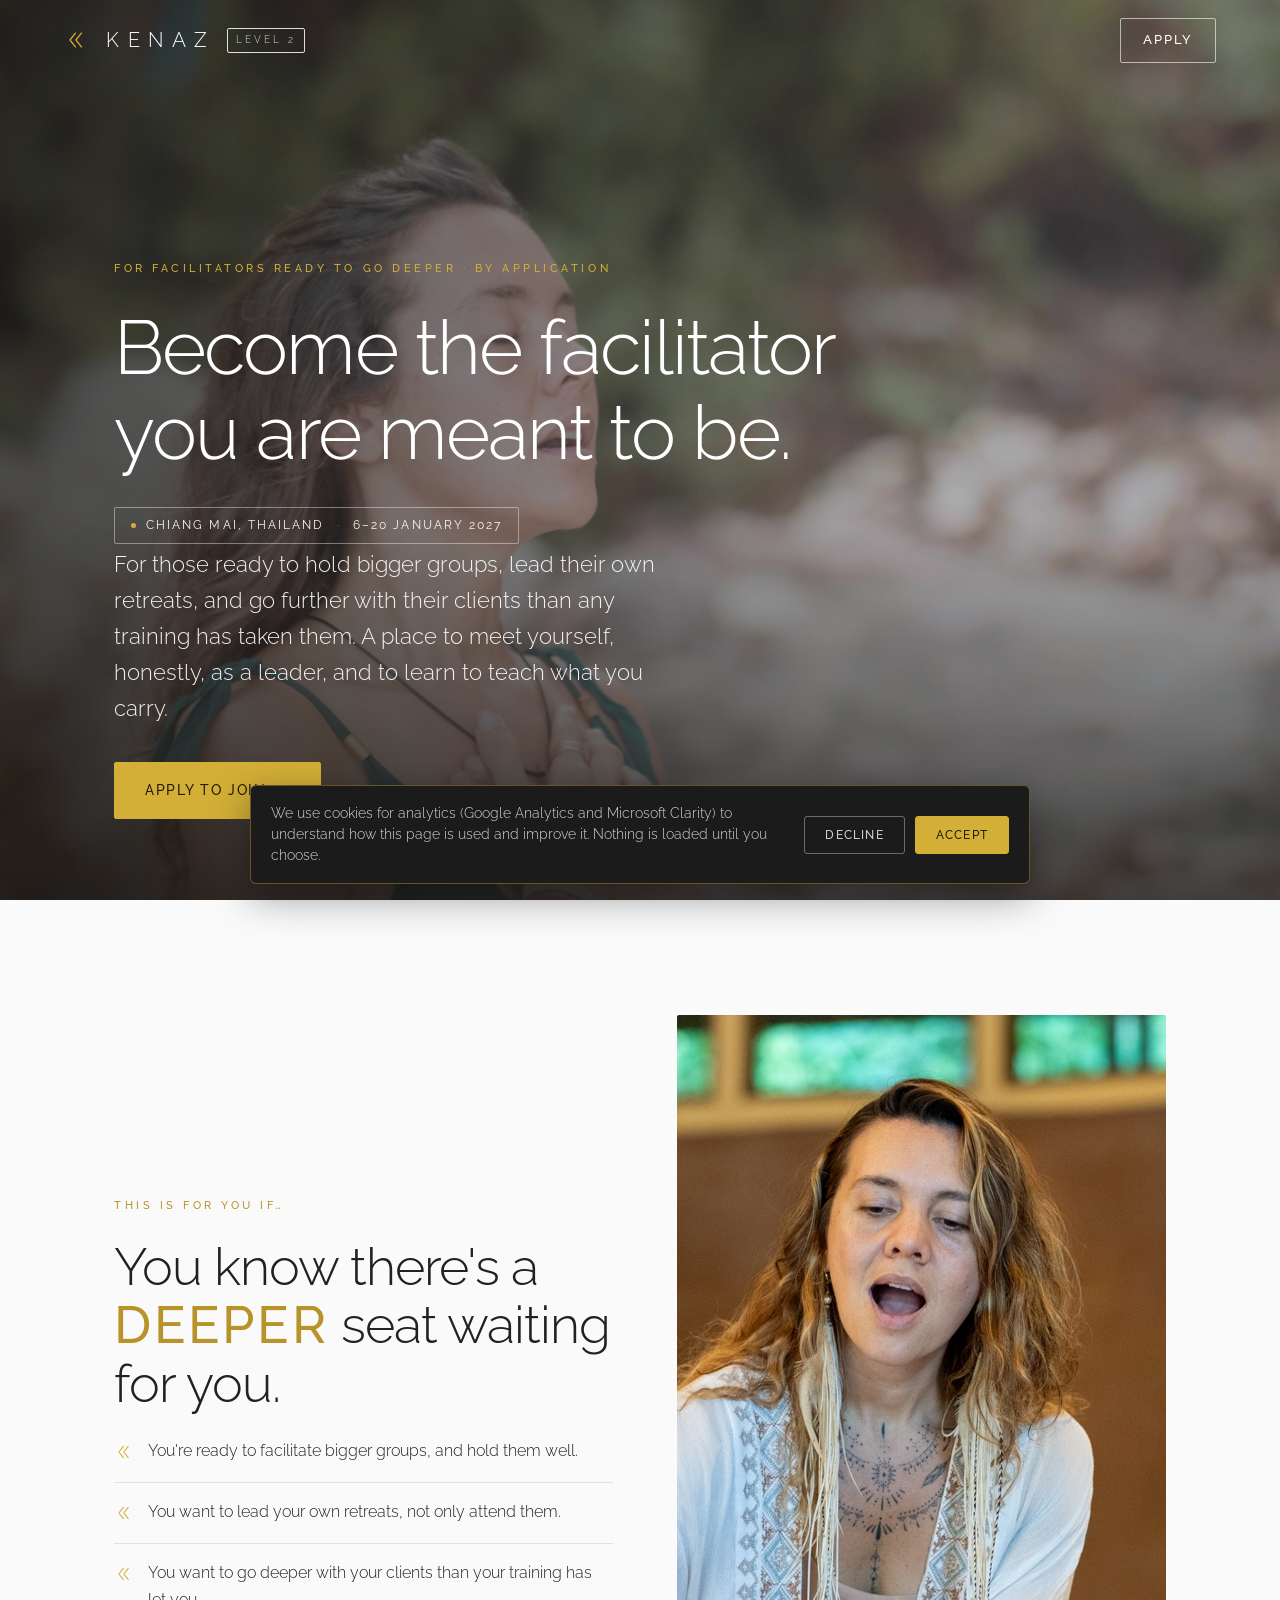
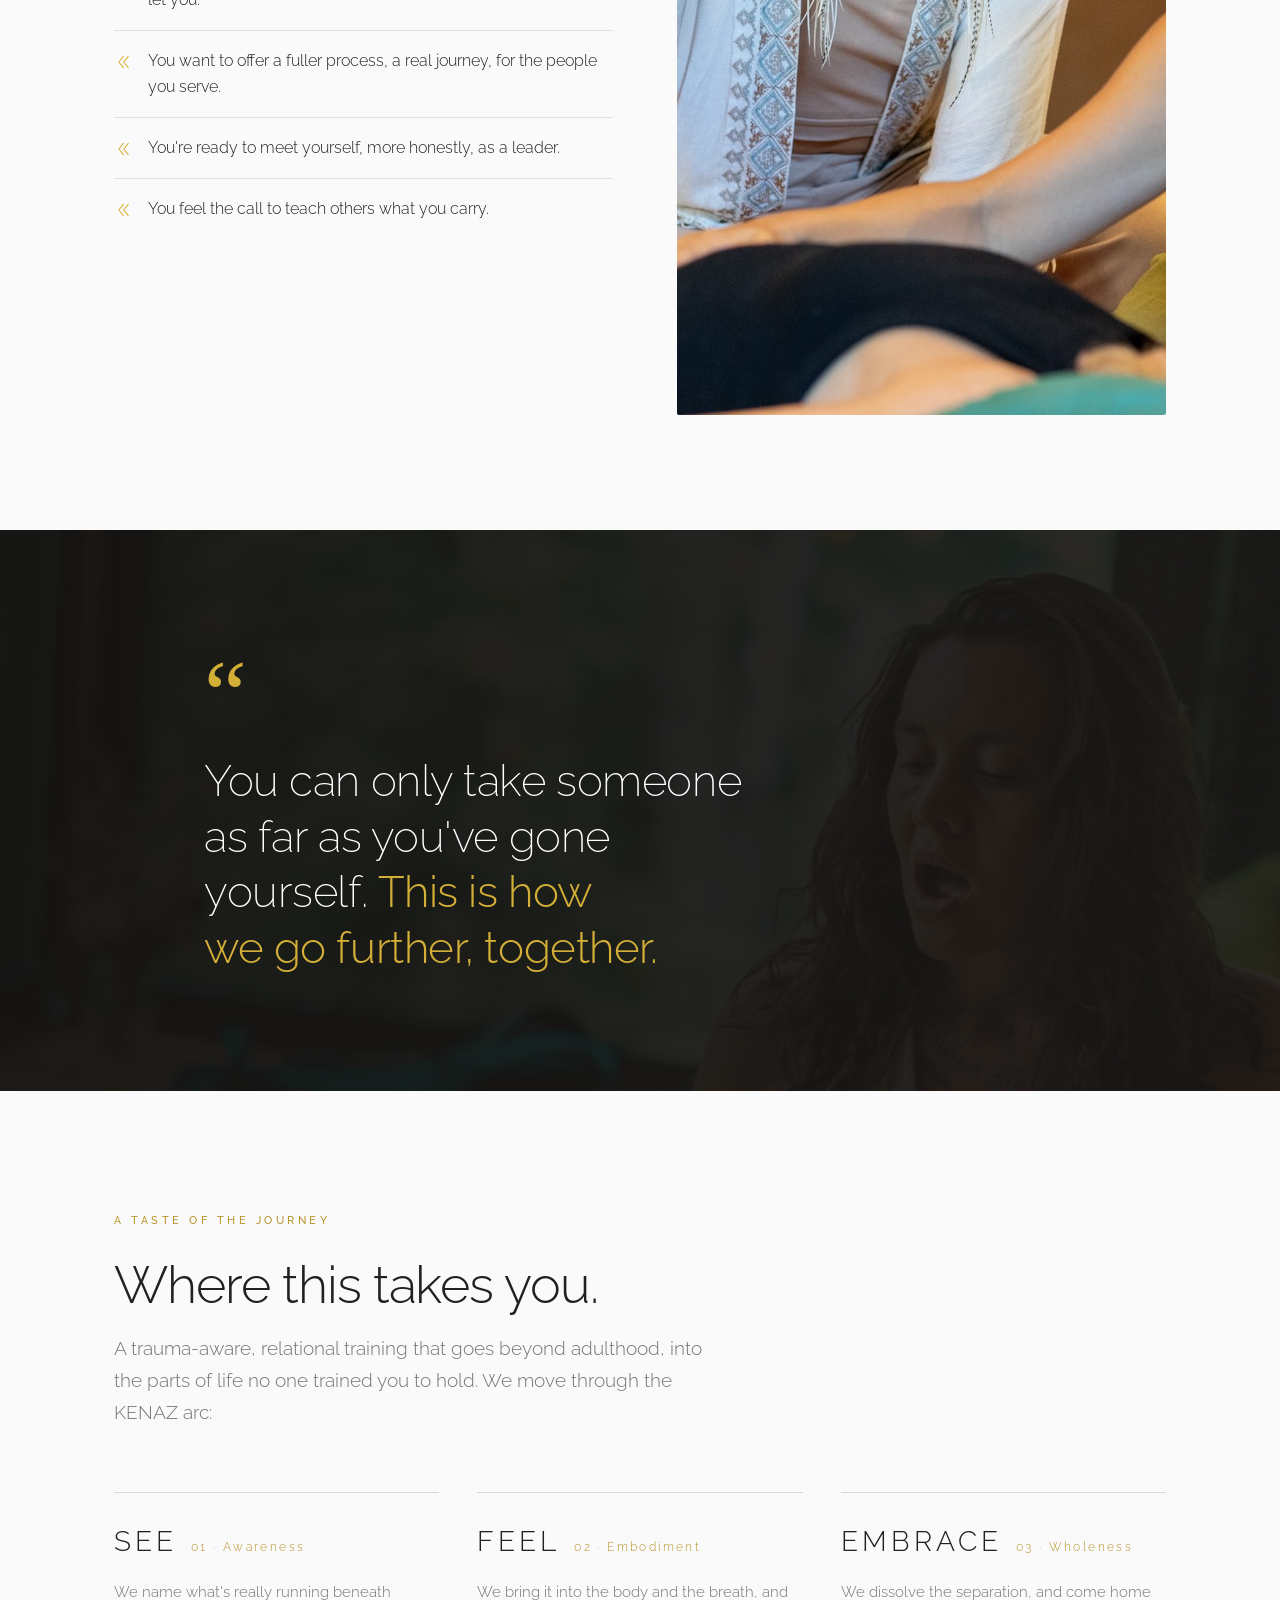
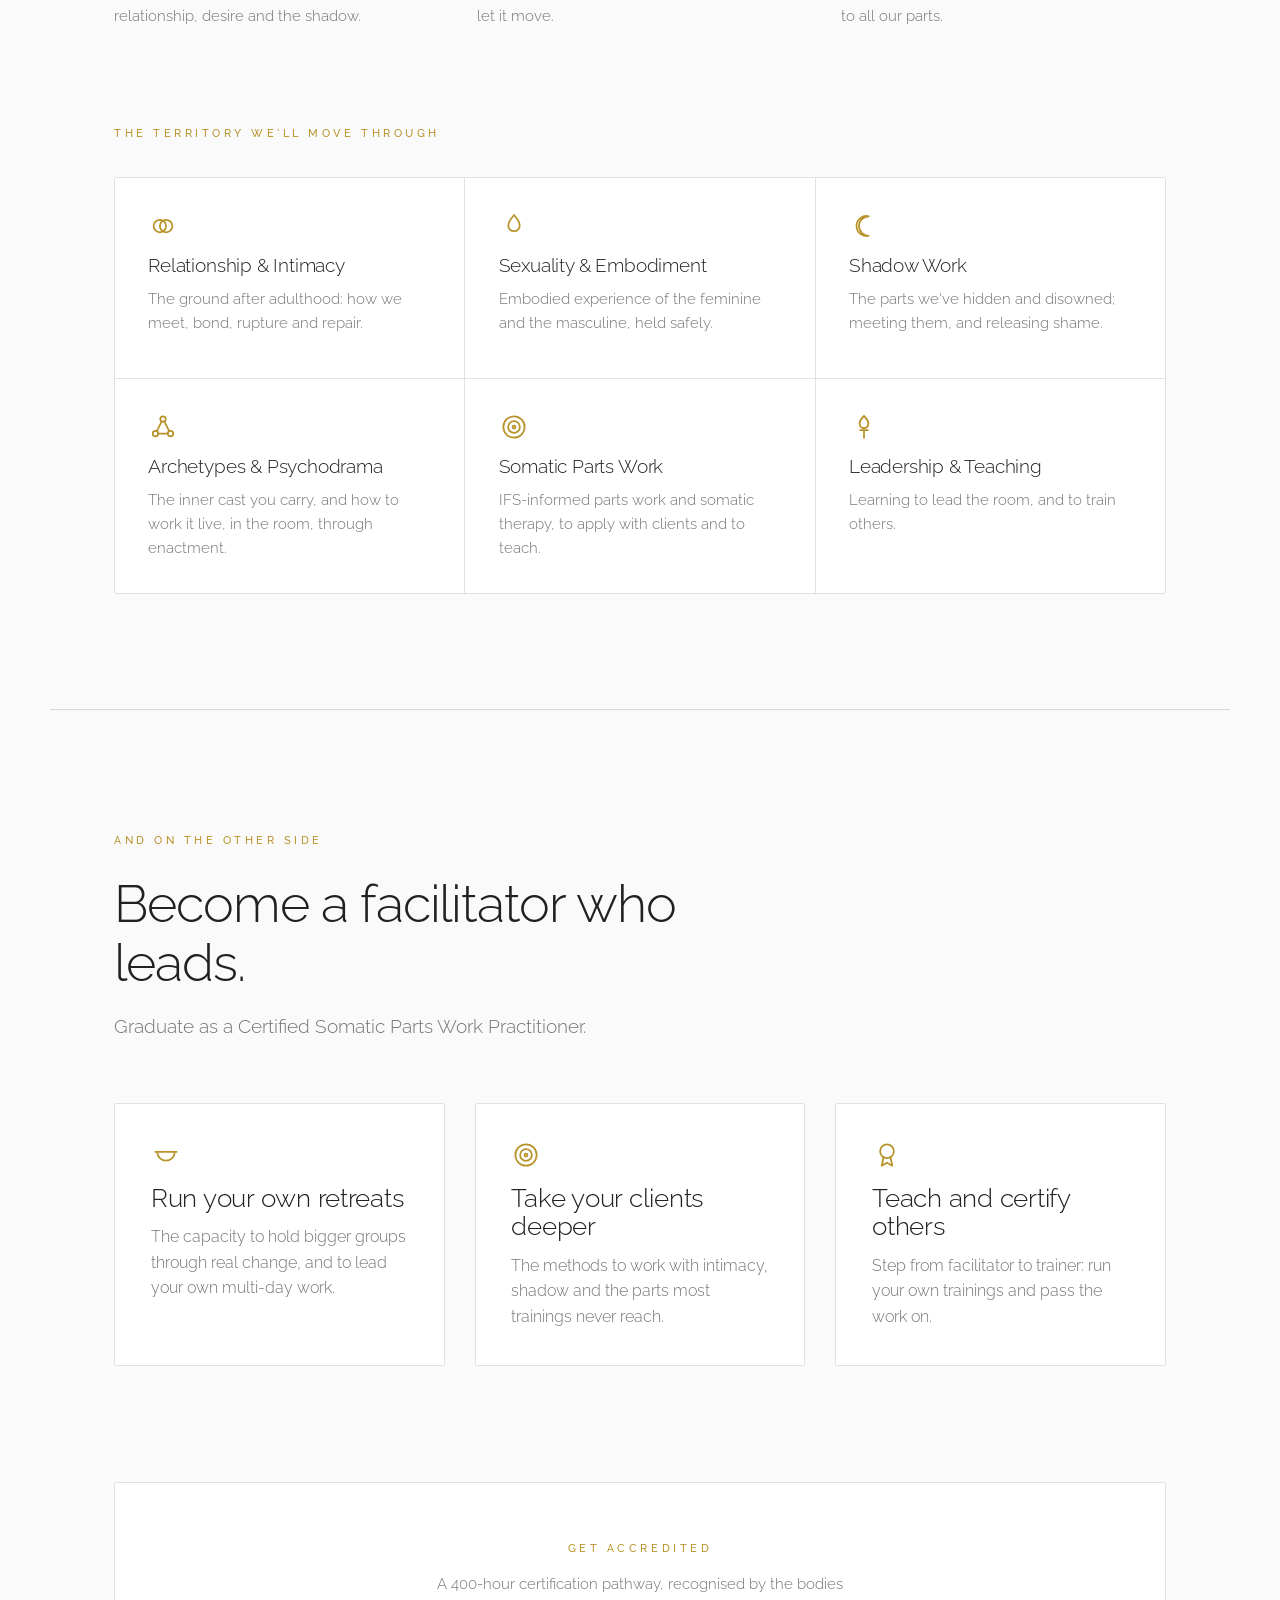
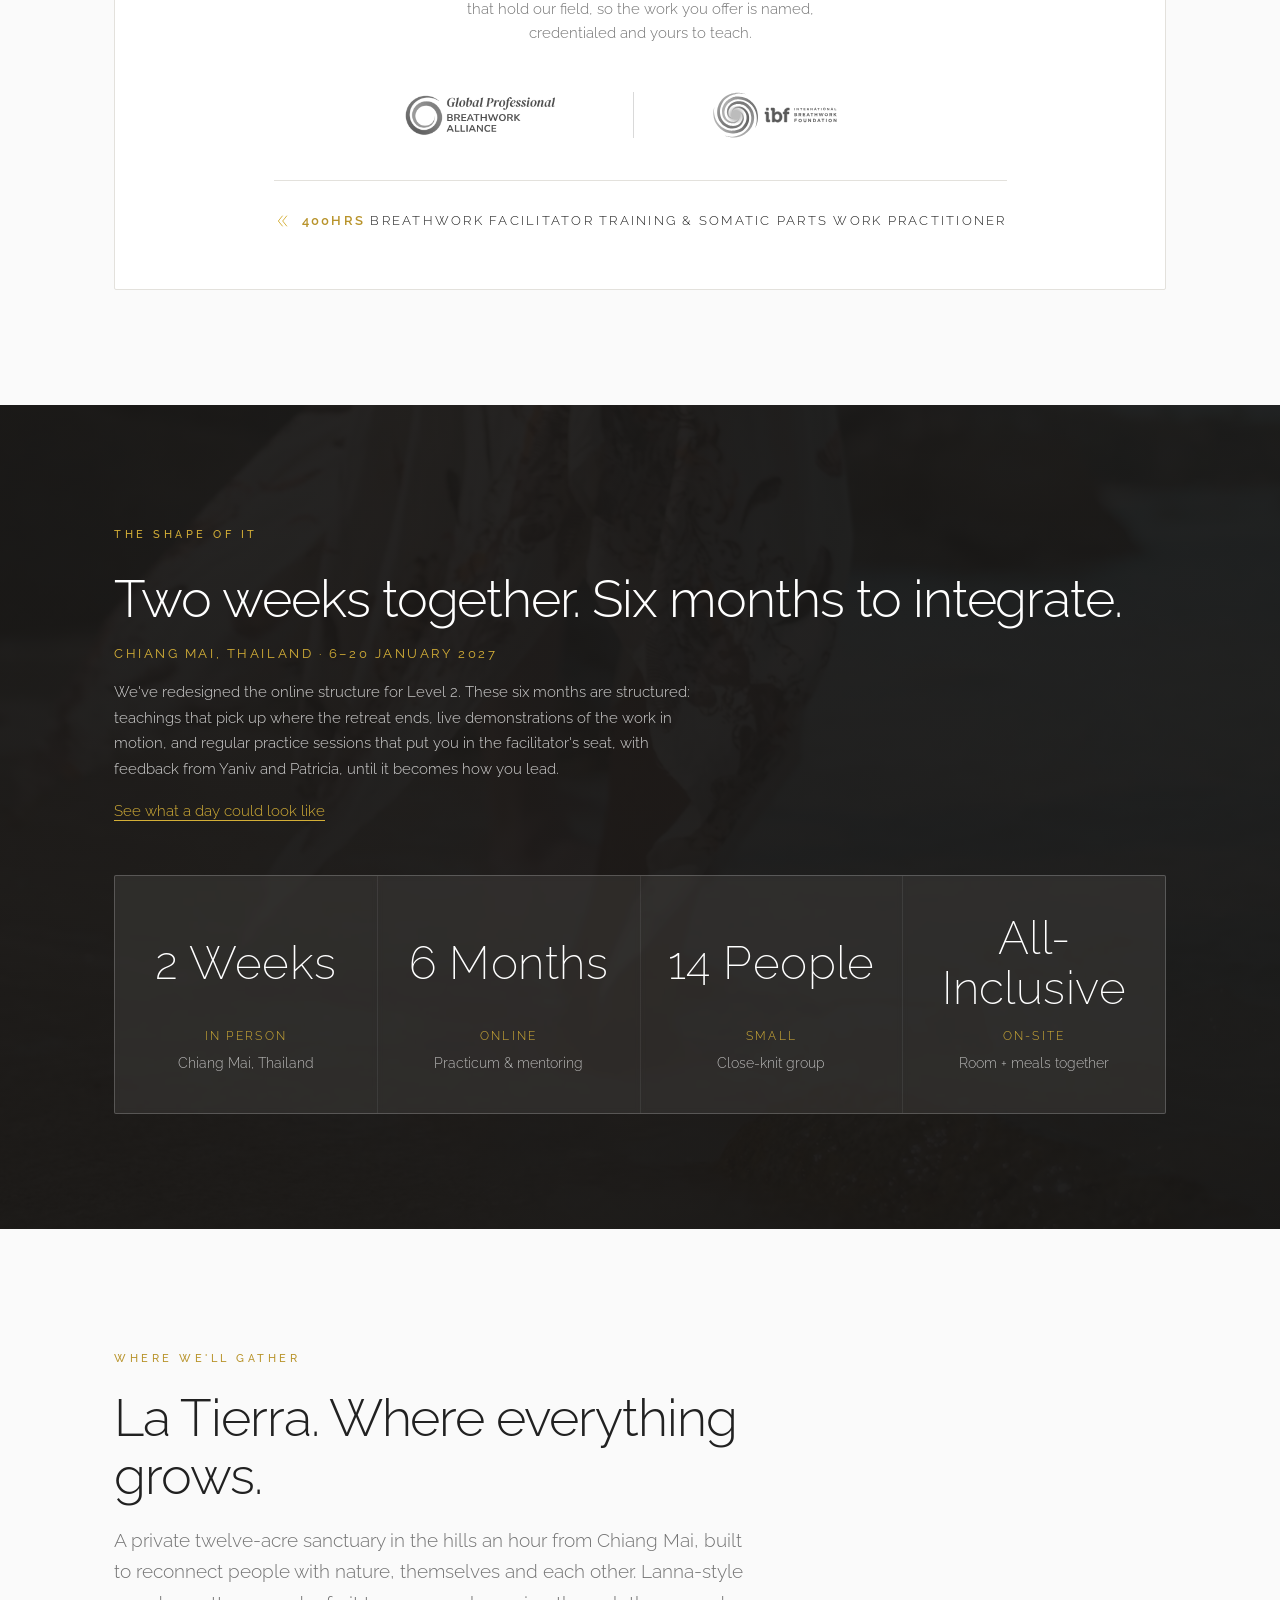
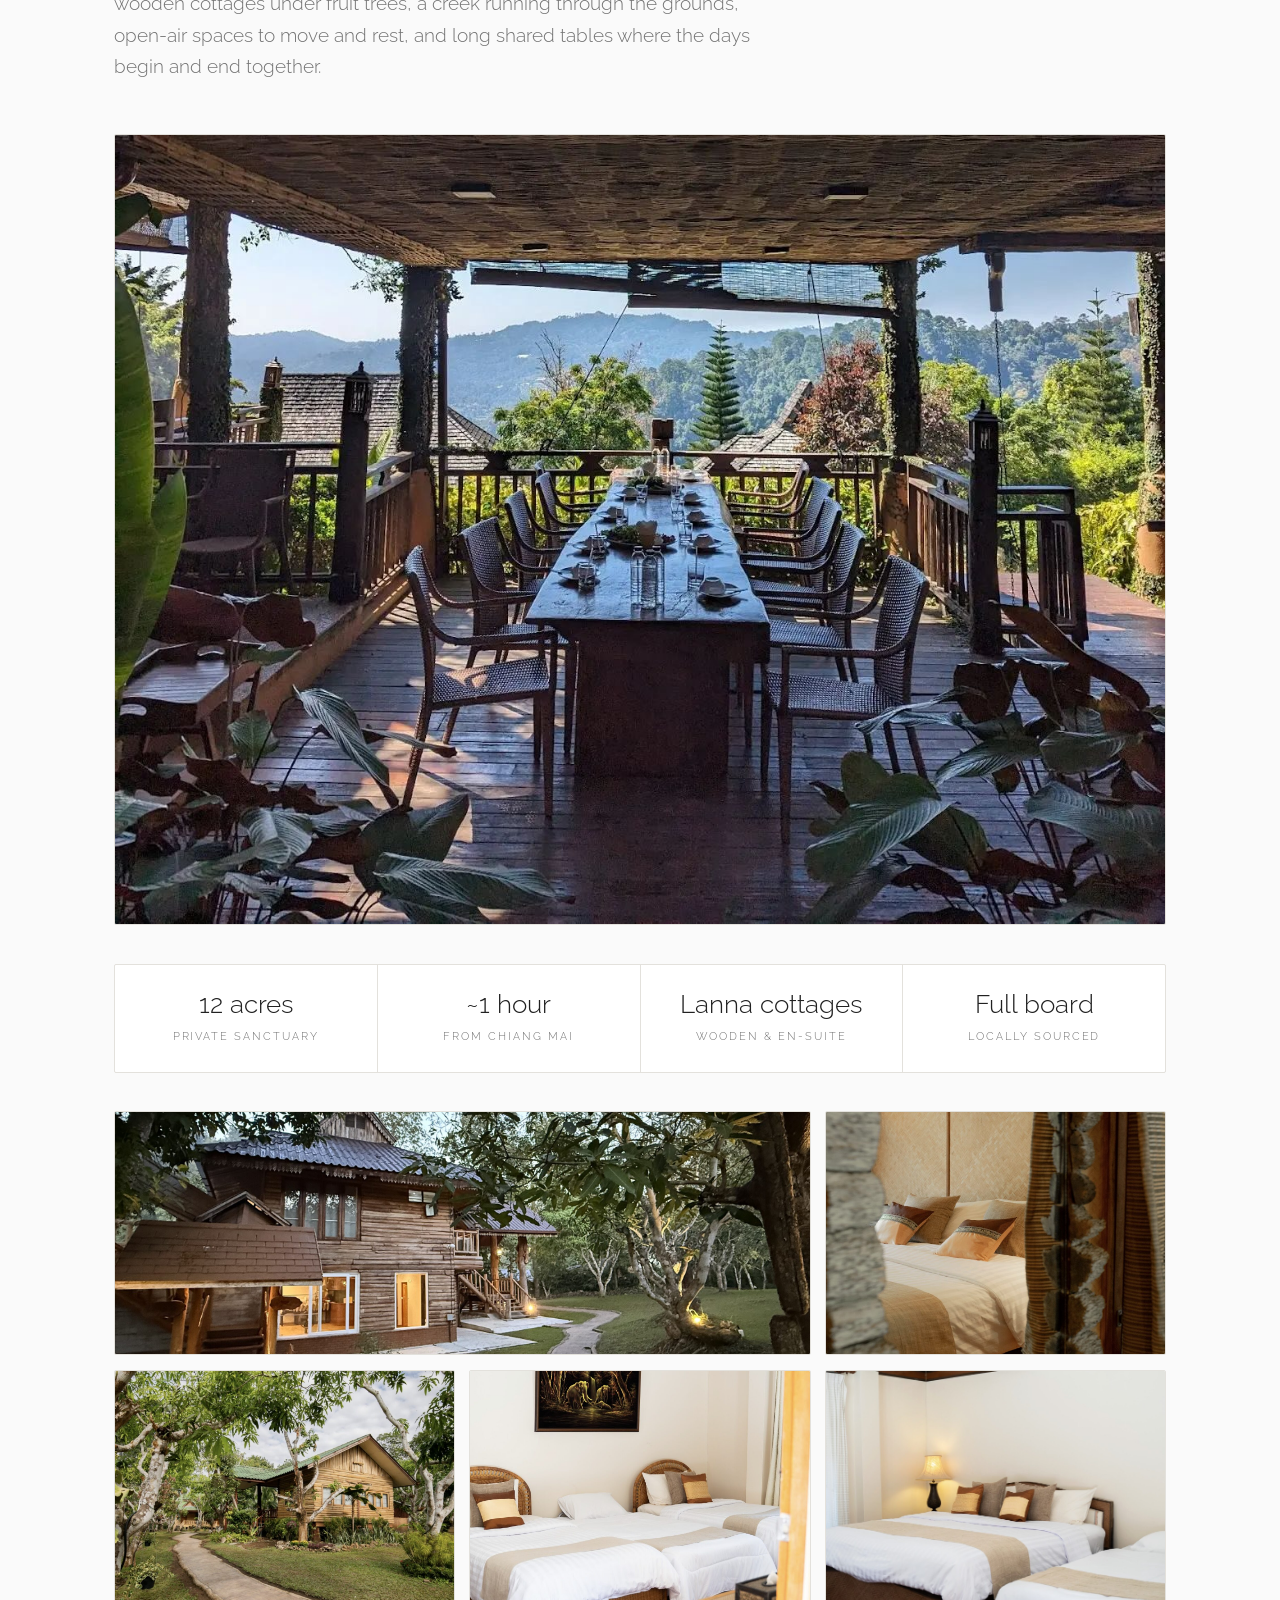
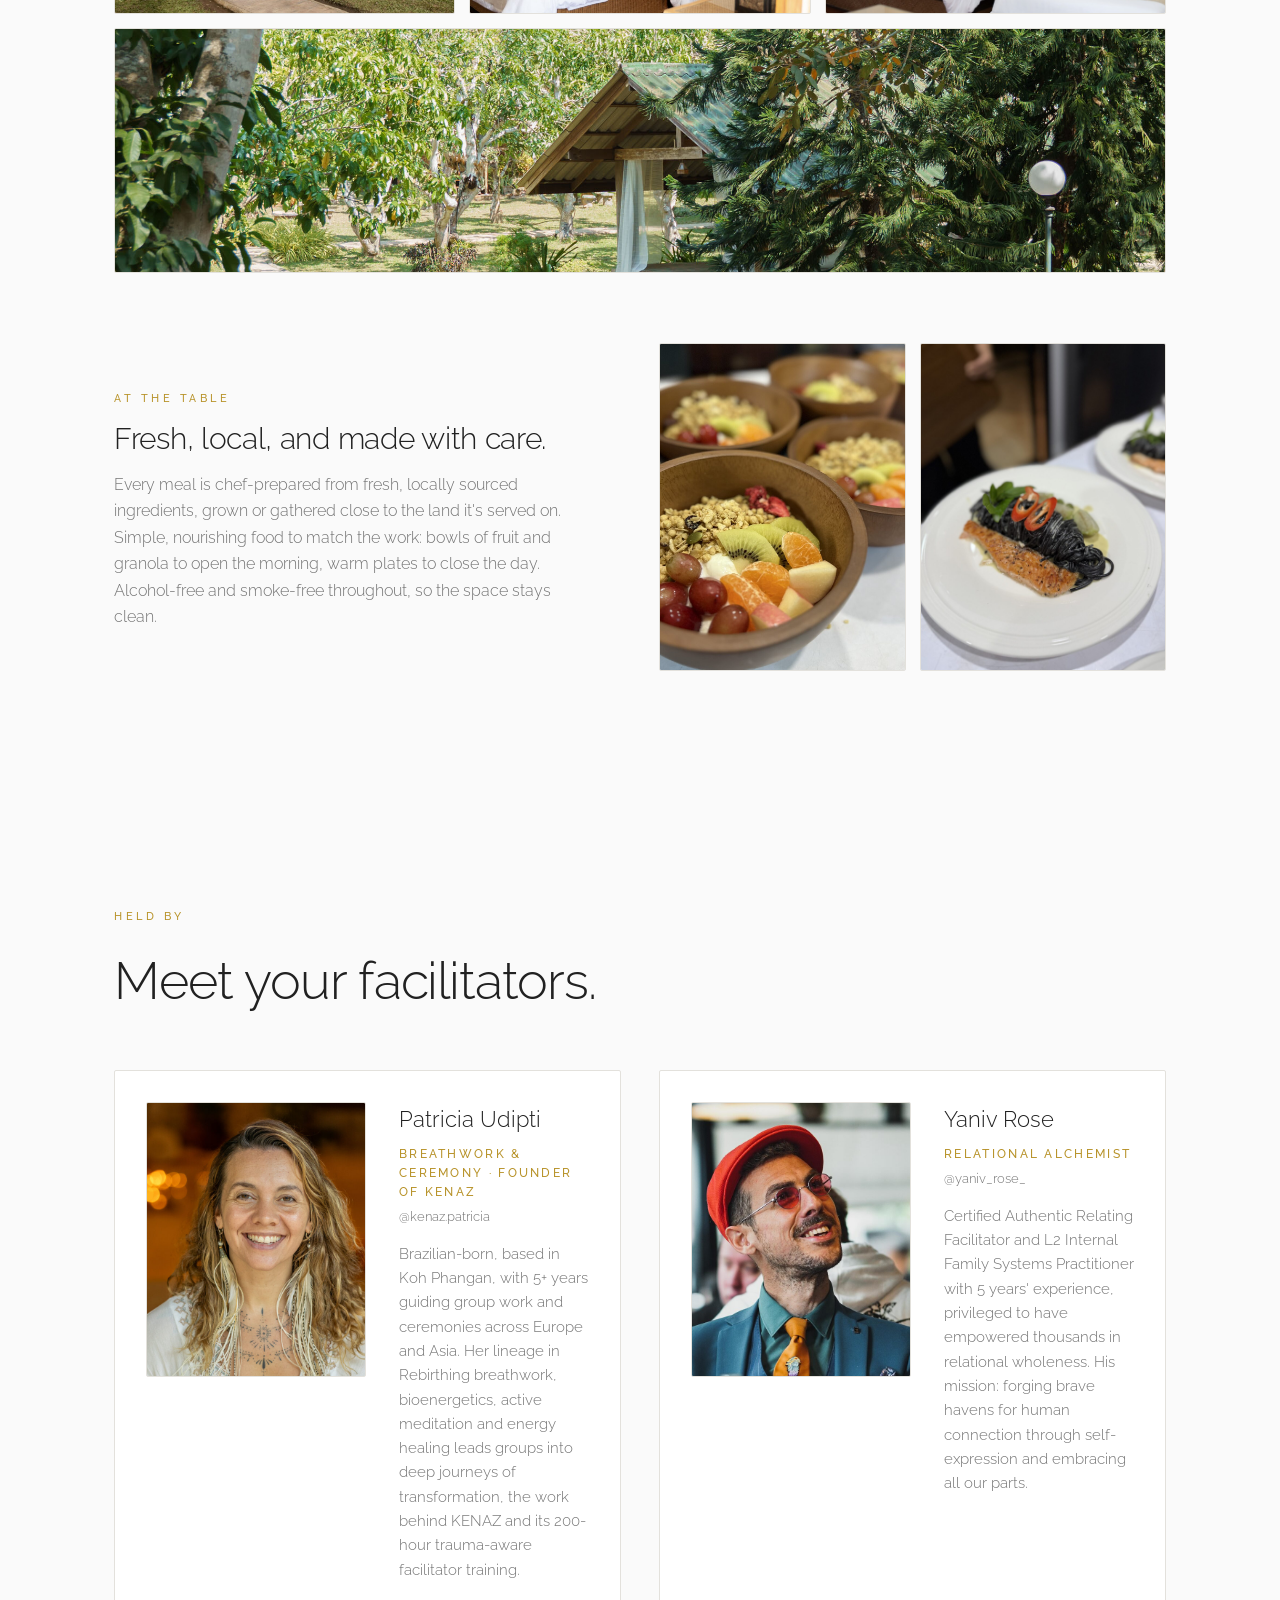
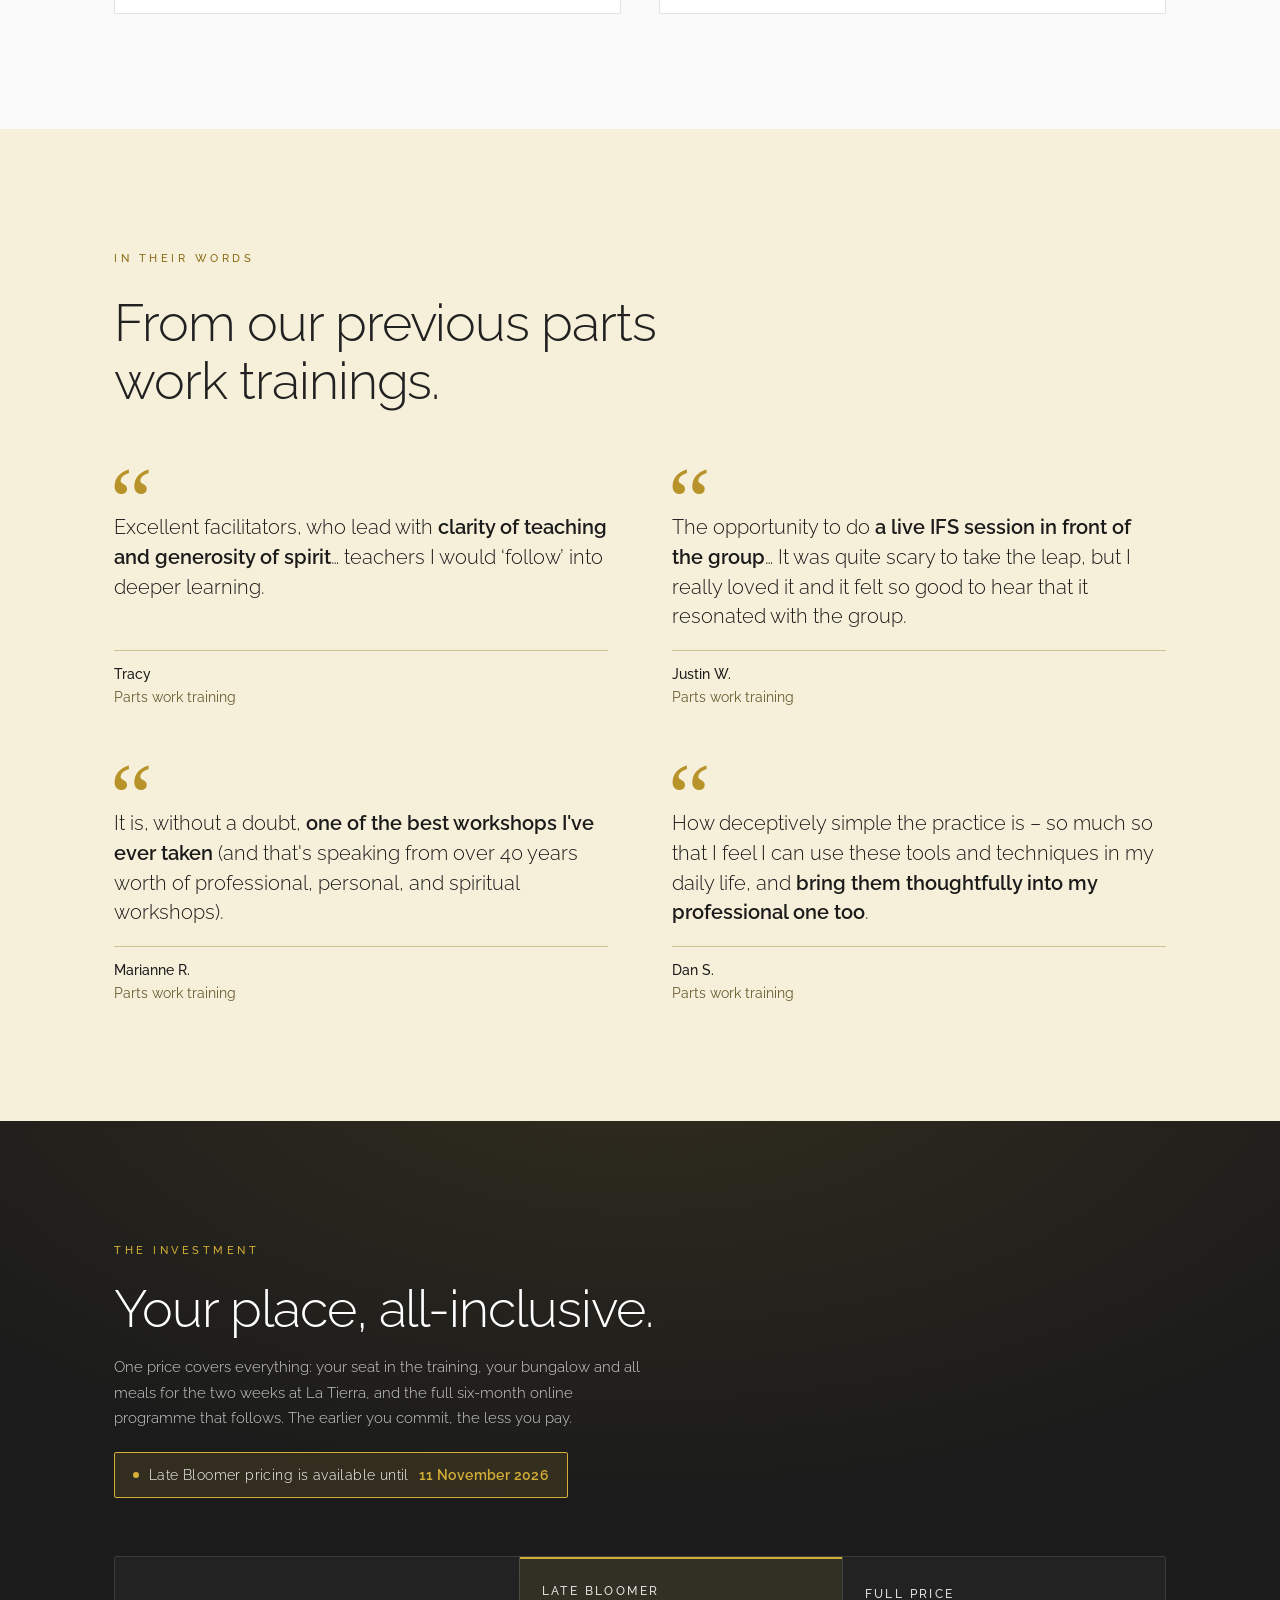
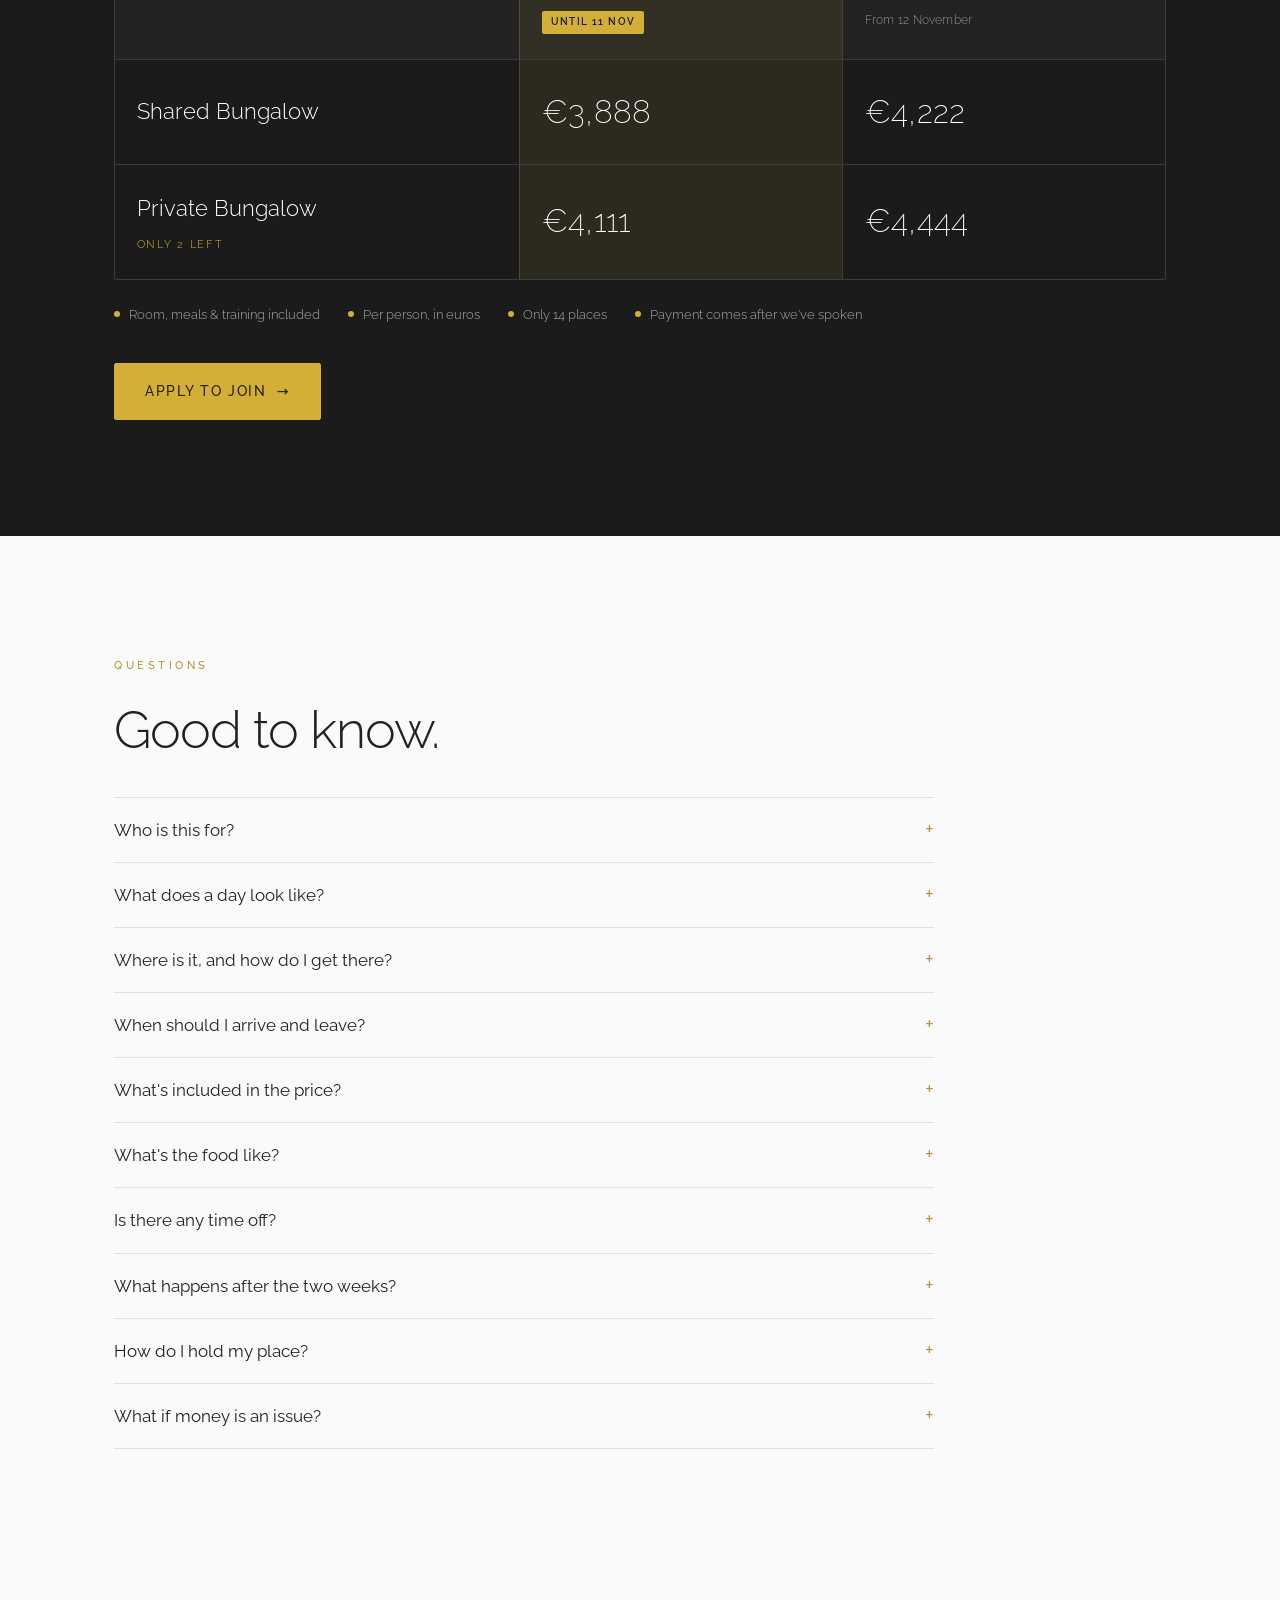
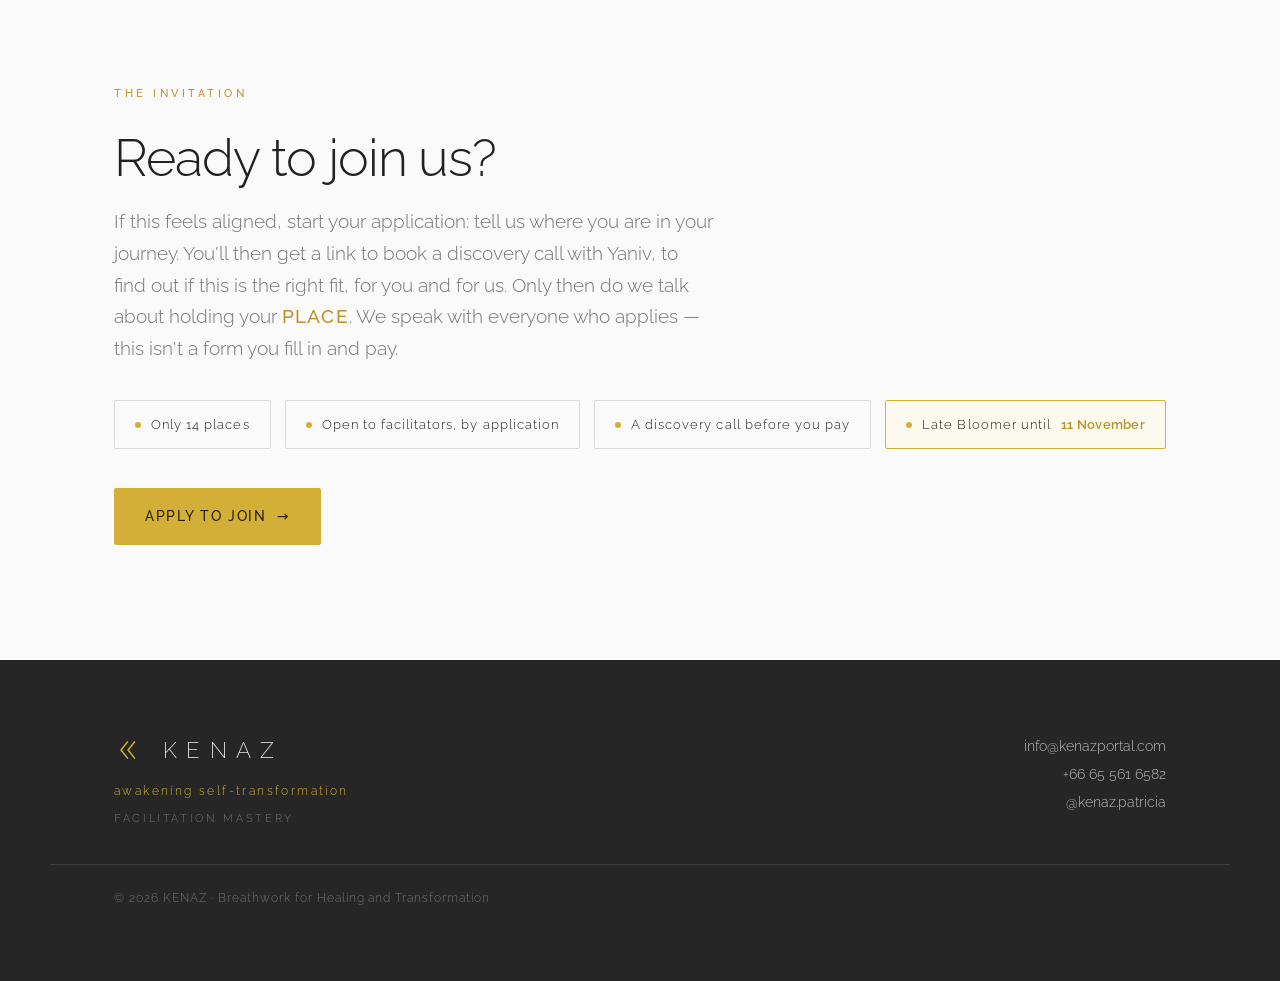
<file: index.html>
<!doctype html>
<html lang="en">
<head>
<meta charset="utf-8" />
<meta name="viewport" content="width=device-width, initial-scale=1" />
<title>KENAZ · Facilitation Mastery</title>
<meta name="description" content="Facilitation Mastery. Chiang Mai, Thailand, 6–20 January 2027. For facilitators ready to go deeper. The deeper journey: relational, somatic, trauma-aware. Applications now open." />
<link rel="icon" href="assets/kenaz/6247a7dbbd6a4724bd88197664e0f6dd.png" />
<link rel="preconnect" href="https://fonts.googleapis.com" />
<link rel="preconnect" href="https://fonts.gstatic.com" crossorigin />
<link href="https://fonts.googleapis.com/css2?family=Raleway:wght@200;300;400;500;600&display=swap" rel="stylesheet" />
<script>document.documentElement.classList.add('js')</script>
<style>
  :root{
    --bg:#fafafa;
    --surface:#ffffff;
    --fg:#212121;
    --muted:#737373;
    --border:#e3e1dc;
    --hair:#d9d9d9;
    --accent:#d4af37;
    --accent-deep:#b8932a;
    --ink:#1b1b1b;
    --ink-2:#262626;

    --font:"Raleway","Nunito Sans","Open Sans",-apple-system,system-ui,sans-serif;
    --maxw:1180px;
    --pad:clamp(22px,5vw,80px);
    --ease:cubic-bezier(.22,.61,.36,1);
  }

  *{box-sizing:border-box;margin:0;padding:0}
  html{scroll-behavior:smooth}
  body{
    font-family:var(--font);
    font-weight:300;
    color:var(--fg);
    background:var(--bg);
    line-height:1.65;
    font-size:clamp(16px,1.05vw,18px);
    -webkit-font-smoothing:antialiased;
    -moz-osx-font-smoothing:grayscale;
    overflow-x:hidden;
  }
  img{display:block;max-width:100%}
  a{color:inherit;text-decoration:none}

  /* ---- type helpers ---- */
  .eyebrow{
    font-size:clamp(11px,.78vw,12.5px);
    font-weight:500;
    letter-spacing:.32em;
    text-transform:uppercase;
    color:var(--accent-deep);
    display:inline-block;
  }
  .eyebrow.on-dark{color:var(--accent)}
  h1,h2,h3{font-weight:300;line-height:1.12;letter-spacing:-.01em}
  h1{font-size:clamp(38px,6.4vw,76px);letter-spacing:-.025em}
  h2{font-size:clamp(30px,4.2vw,52px);letter-spacing:-.02em}
  h3{font-size:clamp(20px,2vw,26px)}
  .lead{font-size:clamp(18px,1.5vw,22px);font-weight:300;color:var(--fg)}
  .muted{color:var(--muted)}
  em.cap{font-style:normal;font-weight:500;letter-spacing:.06em}

  .wrap{max-width:var(--maxw);margin:0 auto;padding-left:var(--pad);padding-right:var(--pad)}
  section{padding:clamp(64px,9vw,128px) 0}
  .rule{height:1px;background:var(--hair);border:0;max-width:var(--maxw);margin:0 auto}

  /* ---- chevron mark ---- */
  .chev{display:inline-block;vertical-align:middle}
  .chev svg{display:block}
  .chev path{fill:none;stroke:var(--accent);stroke-width:1.4;stroke-linecap:round;stroke-linejoin:round}

  /* ---- buttons ---- */
  .btn{
    display:inline-flex;align-items:center;gap:.7em;
    font-weight:500;font-size:14px;letter-spacing:.12em;text-transform:uppercase;
    padding:16px 30px;border-radius:2px;cursor:pointer;border:1px solid var(--fg);
    background:var(--fg);color:#fff;transition:.4s var(--ease);
  }
  .btn:hover{background:transparent;color:var(--fg)}
  .btn-gold{background:var(--accent);border-color:var(--accent);color:#241d05}
  .btn-gold:hover{background:transparent;color:var(--accent-deep);border-color:var(--accent)}
  .btn-ghost{background:transparent;color:#fff;border-color:rgba(255,255,255,.55)}
  .btn-ghost:hover{background:#fff;color:var(--ink);border-color:#fff}
  .btn .arr{transition:transform .4s var(--ease)}
  .btn:hover .arr{transform:translateX(4px)}
  .btn:active{transform:translateY(1px)}

  /* ---- focus visibility (keyboard) — WCAG 2.4.7 ---- */
  :focus-visible{outline:2px solid var(--fg);outline-offset:3px;border-radius:3px}
  /* light-on-dark surfaces need a light ring to keep 3:1 */
  .hero a:focus-visible,.band-dark a:focus-visible,.facts-band a:focus-visible,
  .waitlist a:focus-visible,.waitlist button:focus-visible,.waitlist input:focus-visible,
  footer a:focus-visible,.nav:not(.scrolled) .nav-cta:focus-visible,
  .nav:not(.scrolled) .brand:focus-visible{outline-color:#fff}

  /* hash / keyboard landing clears the fixed nav */
  [id]{scroll-margin-top:84px}

  /* ======================= NAV ======================= */
  .nav{
    position:fixed;inset:0 0 auto 0;z-index:50;
    display:flex;align-items:center;justify-content:space-between;
    padding:18px var(--pad);
    transition:background .5s var(--ease),padding .5s var(--ease),box-shadow .5s var(--ease);
  }
  .nav.scrolled{background:rgba(250,250,250,.92);backdrop-filter:blur(12px);box-shadow:0 1px 0 var(--border);padding:12px var(--pad)}
  .brand{display:flex;align-items:center;gap:12px;color:#fff;transition:color .5s var(--ease)}
  .nav.scrolled .brand{color:var(--fg)}
  .brand .wordmark{font-size:20px;letter-spacing:.42em;font-weight:300;padding-left:.42em}
  .brand .lvl{
    font-size:10px;letter-spacing:.3em;text-transform:uppercase;
    padding:3px 8px;border:1px solid currentColor;border-radius:2px;opacity:.85;
  }
  .nav .brand .chev path{stroke:var(--accent)}
  .nav-cta{font-size:12.5px;letter-spacing:.14em;text-transform:uppercase;font-weight:500;
    padding:11px 22px;border:1px solid rgba(255,255,255,.6);color:#fff;border-radius:2px;transition:.4s var(--ease)}
  .nav-cta:hover{background:#fff;color:var(--ink)}
  .nav.scrolled .nav-cta{border-color:var(--accent);color:var(--accent-deep)}
  .nav.scrolled .nav-cta:hover{background:var(--accent);color:#241d05}

  /* ======================= HERO ======================= */
  .hero{position:relative;min-height:100svh;display:flex;align-items:flex-end;padding-bottom:clamp(60px,9vh,110px);color:#fff;overflow:hidden}
  .hero .bg{position:absolute;inset:0;z-index:-2}
  .hero .bg img{width:100%;height:100%;object-fit:cover;object-position:50% 35%}
  .hero::after{content:"";position:absolute;inset:0;z-index:-1;
    background:linear-gradient(105deg,rgba(20,17,13,.74) 0%,rgba(20,17,13,.34) 46%,rgba(20,17,13,.12) 70%),
               linear-gradient(to top,rgba(20,17,13,.7),rgba(20,17,13,0) 42%)}
  .hero-inner{max-width:var(--maxw);width:100%;margin:0 auto;padding:0 var(--pad)}
  .hero-col{max-width:780px}
  .hero h1{margin:.32em 0 .42em;text-wrap:balance}
  .hero .sub{font-size:clamp(18px,1.7vw,24px);font-weight:300;max-width:42ch;color:rgba(255,255,255,.92)}
  .hero .intro{margin-top:1.1em;max-width:60ch;color:rgba(255,255,255,.78);font-size:clamp(15px,1.1vw,17px)}
  .hero-actions{display:flex;align-items:center;gap:24px;flex-wrap:wrap;margin-top:2.2em}
  .hero .micro{font-size:12.5px;letter-spacing:.16em;text-transform:uppercase;color:rgba(255,255,255,.72)}
  .hero .micro b{color:var(--accent);font-weight:500}
  .hero-tags{margin:.7em 0 .2em}
  .hero-tag{display:inline-flex;align-items:center;gap:10px;border:1px solid rgba(255,255,255,.4);border-radius:2px;
    padding:8px 16px;font-size:11.5px;letter-spacing:.18em;text-transform:uppercase;color:rgba(255,255,255,.95);font-weight:400}
  .hero-tag .dot{width:5px;height:5px;border-radius:50%;background:var(--accent);flex:none}
  .hero-tag .tsep{opacity:.45;margin:0 .2em}
  .facts-band .dateline{margin-top:1.1em;font-size:clamp(12.5px,1vw,15px);letter-spacing:.2em;text-transform:uppercase;color:var(--accent);font-weight:400}

  /* breathing scroll cue — the one flourish */
  .breathe{position:absolute;left:50%;bottom:26px;transform:translateX(-50%);z-index:1;
    display:flex;flex-direction:column;align-items:center;gap:10px;color:rgba(255,255,255,.6)}
  .breathe .ring{width:30px;height:30px;border:1px solid rgba(212,175,55,.85);border-radius:50%;
    display:grid;place-items:center;animation:breathe 9s var(--ease) infinite}
  .breathe .dot{width:5px;height:5px;border-radius:50%;background:var(--accent)}
  .breathe span{font-size:9.5px;letter-spacing:.34em;text-transform:uppercase}
  @keyframes breathe{0%,100%{transform:scale(.82);opacity:.55}45%{transform:scale(1.18);opacity:1}55%{transform:scale(1.18);opacity:1}}
  @media (max-width:560px),(max-height:700px){.breathe{display:none}}

  /* ======================= voices ======================= */
  .voices{padding:clamp(64px,9vw,120px) 0;background:#f6efd9}
  .voices .eyebrow{color:#8a6c17}
  .voice-grid{display:grid;grid-template-columns:repeat(2,minmax(0,1fr));gap:clamp(40px,4.4vw,64px) clamp(36px,5vw,76px);margin-top:clamp(40px,4.6vw,60px)}
  .voice-grid figure{margin:0;position:relative;padding-top:44px;display:flex;flex-direction:column;justify-content:space-between;gap:18px}
  .voice-grid figure::before{content:"\201C";position:absolute;top:-16px;left:-4px;font-family:Georgia,"Times New Roman",serif;font-size:96px;line-height:1;color:var(--accent-deep)}
  .voice-grid blockquote{margin:0;font-size:clamp(19px,1.6vw,24px);line-height:1.45;font-weight:300;color:var(--ink)}
  .voice-grid blockquote strong{font-weight:600}
  .voice-grid figcaption{font-size:14px;font-weight:500;color:var(--ink);padding-top:12px;border-top:1px solid rgba(138,108,23,.35)}
  .voice-grid figcaption span{display:block;font-weight:400;color:#6b5c33}
  @media (max-width:700px){.voice-grid{grid-template-columns:minmax(0,1fr)}}
  /* ======================= faq ======================= */
  .faq{padding:clamp(64px,9vw,120px) 0}
  .faq-list{margin-top:clamp(26px,3vw,40px);border-top:1px solid var(--border);max-width:820px}
  .faq-list details{border-bottom:1px solid var(--border)}
  .faq-list summary{cursor:pointer;list-style:none;display:flex;justify-content:space-between;align-items:baseline;gap:18px;padding:18px 0;font-weight:400;font-size:clamp(17px,1.3vw,20px)}
  .faq-list summary::-webkit-details-marker{display:none}
  .faq-list summary::after{content:"+";color:var(--accent-deep);font-size:1.25em;line-height:1;flex:none}
  .faq-list details[open] summary::after{content:"\2013"}
  .faq-list summary:focus-visible{outline:2px solid var(--accent-deep);outline-offset:3px}
  .faq-list p{padding:0 34px 22px 0;color:#4d4d4d;max-width:66ch}
  .faq-list a{color:var(--accent-deep);text-decoration:underline;text-underline-offset:3px}
  /* ======================= reveal ======================= */
  .reveal{transition:opacity .9s var(--ease),transform .9s var(--ease)}
  .js .reveal{opacity:0;transform:translateY(22px)}
  .reveal.in{opacity:1;transform:none}
  .reveal.d1{transition-delay:.08s}.reveal.d2{transition-delay:.16s}.reveal.d3{transition-delay:.24s}
  @media (prefers-reduced-motion:reduce){.reveal{opacity:1;transform:none}.breathe .ring{animation:none}}

  /* ======================= FOR YOU IF ======================= */
  .split{display:grid;grid-template-columns:1.02fr 1fr;gap:clamp(34px,5vw,76px);align-items:center}
  .split .media{position:relative}
  .split .media img{width:100%;aspect-ratio:4/5;object-fit:cover;object-position:40% 28%;border-radius:2px}
  .split .media .tag{position:absolute;left:0;bottom:0;background:var(--surface);padding:14px 20px;
    font-size:11px;letter-spacing:.26em;text-transform:uppercase;color:var(--muted);border-top:2px solid var(--accent)}
  .section-head{max-width:62ch}
  .section-head h2{margin:.45em 0 0}
  .check{list-style:none;margin-top:1.6em;display:grid;gap:1.05em}
  .check li{display:grid;grid-template-columns:auto 1fr;gap:16px;align-items:start;
    padding-bottom:1.05em;border-bottom:1px solid var(--border);font-size:clamp(16px,1.15vw,18.5px)}
  .check li:last-child{border-bottom:0}
  .check .chev{margin-top:5px}

  /* ======================= DARK QUOTE BAND ======================= */
  .band-dark{position:relative;color:#fff;background:var(--ink);overflow:hidden}
  .band-dark .bg{position:absolute;inset:0;z-index:0;opacity:.22}
  .band-dark .bg img{width:100%;height:100%;object-fit:cover;object-position:50% 30%}
  .band-dark::after{content:"";position:absolute;inset:0;background:linear-gradient(90deg,rgba(20,18,16,.85),rgba(20,18,16,.55))}
  .band-dark .wrap{position:relative;z-index:2;max-width:1000px}
  .band-dark .body{max-width:60ch;color:rgba(255,255,255,.82);margin-top:.4em}
  .pull{font-size:clamp(26px,3.4vw,44px);font-weight:200;line-height:1.28;letter-spacing:-.01em;
    margin-top:1.1em;max-width:20ch;text-wrap:balance}
  .pull b{color:var(--accent);font-weight:300}
  .quote-mark{font-family:Georgia,"Times New Roman",serif;font-size:96px;color:var(--accent);line-height:1;display:block;height:.62em}

  /* ======================= JOURNEY ARC ======================= */
  .arc{display:grid;grid-template-columns:repeat(3,1fr);gap:clamp(20px,3vw,40px);margin-top:clamp(40px,5vw,64px)}
  .arc .step{padding-top:26px;border-top:1px solid var(--hair)}
  .arc .step .k{display:flex;align-items:baseline;gap:14px;margin-bottom:14px}
  .arc .step .k b{font-size:clamp(22px,2.2vw,30px);font-weight:300;letter-spacing:.14em}
  .arc .step .k .n{font-size:12px;letter-spacing:.2em;color:var(--accent-deep)}
  .arc .step p{color:var(--muted);font-size:clamp(15px,1.05vw,16.5px)}

  .territory{margin-top:clamp(54px,7vw,90px)}
  .terr-grid{display:grid;grid-template-columns:repeat(3,1fr);gap:1px;background:var(--border);border:1px solid var(--border);border-radius:2px;overflow:hidden;margin-top:2em}
  .terr{background:var(--surface);padding:clamp(26px,2.6vw,38px);min-height:200px;display:flex;flex-direction:column;transition:background .4s var(--ease)}
  .terr:hover{background:#fbfaf6}
  .terr .n{font-size:13px;letter-spacing:.2em;color:var(--accent-deep);font-weight:500}
  .terr h3{margin:14px 0 10px;font-size:clamp(19px,1.5vw,22px)}
  .terr p{color:var(--muted);font-size:15px;line-height:1.6}

  /* ======================= OUTCOMES ======================= */
  .cards-3{display:grid;grid-template-columns:repeat(3,1fr);gap:clamp(18px,2.4vw,30px);margin-top:clamp(40px,5vw,60px)}
  .card{background:var(--surface);border:1px solid var(--border);border-radius:2px;padding:clamp(28px,2.8vw,40px)}
  .card .num{font-size:13px;letter-spacing:.2em;color:var(--accent-deep);font-weight:500}
  .card h3{margin:14px 0 12px}

  /* ---- card / territory line-glyphs (replace numeric markers) ---- */
  .gly{display:block;height:30px}
  .gly svg{display:block;width:30px;height:30px;overflow:visible}
  .gly path,.gly circle,.gly line,.gly polyline{
    fill:none;stroke:var(--accent-deep);stroke-width:1.4;stroke-linecap:round;stroke-linejoin:round;
  }
  .card p{color:var(--muted);font-size:15.5px}

  /* ======================= ACCREDITATION ======================= */
  .accredit{padding-top:0}
  .accredit .inner{
    border:1px solid var(--border);border-radius:2px;background:var(--surface);
    padding:clamp(30px,4vw,52px);text-align:center;
  }
  .accredit .eyebrow{margin-bottom:14px}
  .accredit p.line{max-width:46ch;margin:0 auto;color:var(--muted);font-size:clamp(15px,1.05vw,16.5px)}
  .accredit .logos{
    display:flex;align-items:center;justify-content:center;flex-wrap:wrap;
    gap:clamp(34px,6vw,76px);margin-top:clamp(28px,3.4vw,42px);
  }
  .accredit .logos .sep{width:1px;height:46px;background:var(--hair)}
  .accredit .logos img{
    height:clamp(40px,4.4vw,54px);width:auto;
    filter:grayscale(1) brightness(.62) contrast(1.05);
    opacity:.7;transition:filter .5s var(--ease),opacity .5s var(--ease);
  }
  .accredit .logos a:hover img{filter:grayscale(1) brightness(.34);opacity:1}
  .accredit .credential{
    margin-top:clamp(26px,3vw,38px);padding-top:clamp(22px,2.4vw,30px);border-top:1px solid var(--border);
    display:inline-flex;align-items:center;gap:12px;
    font-size:12.5px;letter-spacing:.18em;text-transform:uppercase;color:var(--fg);
  }
  .accredit .credential b{color:var(--accent-deep);font-weight:600}

  /* ======================= SHAPE / FACTS ======================= */
  .facts-band{position:relative;color:#fff;background:var(--ink-2);overflow:hidden}
  .facts-band .bg{position:absolute;inset:0;z-index:0;opacity:.3}
  .facts-band .bg img{width:100%;height:100%;object-fit:cover;object-position:50% 60%}
  .facts-band::after{content:"";position:absolute;inset:0;background:linear-gradient(180deg,rgba(20,18,16,.72),rgba(20,18,16,.82))}
  .facts-band .wrap{position:relative;z-index:2}
  .facts{display:grid;grid-template-columns:repeat(4,1fr);gap:1px;background:rgba(255,255,255,.14);
    border:1px solid rgba(255,255,255,.14);margin-top:clamp(36px,4vw,52px);border-radius:2px;overflow:hidden}
  .fact{background:rgba(20,18,16,.35);backdrop-filter:blur(2px);padding:clamp(26px,3vw,40px) clamp(20px,2vw,28px);text-align:center;display:flex;flex-direction:column}
  .fact .big{font-size:clamp(30px,3.6vw,46px);font-weight:200;letter-spacing:.01em;line-height:1.08;color:#fff;
    min-height:2.16em;display:flex;flex-direction:column;align-items:center;justify-content:center}
  .fact .lbl{margin-top:14px;font-size:11.5px;letter-spacing:.2em;text-transform:uppercase;color:var(--accent)}
  .fact .sub{margin-top:6px;font-size:13.5px;color:rgba(255,255,255,.66)}

  /* ======================= FACILITATORS ======================= */
  .fac-grid{display:grid;grid-template-columns:1fr 1fr;gap:clamp(22px,3vw,40px);margin-top:clamp(40px,5vw,60px)}
  .fac{display:grid;grid-template-columns:220px 1fr;gap:clamp(26px,2.6vw,36px);align-items:start;
    background:var(--surface);border:1px solid var(--border);border-radius:2px;padding:clamp(24px,2.4vw,34px)}
  .portrait{position:relative;overflow:hidden;width:220px;aspect-ratio:4/5;border-radius:2px;background:linear-gradient(160deg,#f1efe8,#e7e3d6);
    border:1px solid var(--border)}
  .portrait::before{content:"";position:absolute;inset:0;
    background:url(assets/kenaz/6247a7dbbd6a4724bd88197664e0f6dd.png) center/74px no-repeat;opacity:.1}
  .portrait .initials{position:relative;z-index:1;font-size:30px;font-weight:300;letter-spacing:.12em;color:var(--fg);opacity:.55}
  .portrait .ph{position:relative;z-index:1;font-size:9px;letter-spacing:.2em;text-transform:uppercase;color:var(--muted)}
  .portrait img{position:absolute;inset:0;width:100%;height:100%;object-fit:cover;object-position:50% 32%;z-index:2}
  .fac .name{font-size:clamp(21px,1.7vw,25px);font-weight:300}
  .fac .role{font-size:11.5px;letter-spacing:.2em;text-transform:uppercase;color:var(--accent-deep);margin:8px 0 4px;font-weight:500}
  .fac .handle{font-size:13px;color:var(--muted)}
  .fac .bio{margin-top:14px;font-size:15px;color:var(--muted);line-height:1.62}

  /* ======================= EARLY LOOK / SCARCITY ======================= */
  .earlylook .section-head{max-width:60ch}
  .badges{display:flex;flex-wrap:wrap;gap:14px;margin-top:2.2em}
  .badge{display:inline-flex;align-items:center;gap:10px;border:1px solid var(--hair);border-radius:2px;
    padding:13px 20px;font-size:13px;letter-spacing:.08em}
  .badge .dot{width:6px;height:6px;border-radius:50%;background:var(--accent)}
  .badge.hl{border-color:var(--accent);background:#fcf9ef;color:var(--fg)}
  .badge.hl b{color:var(--accent-deep);font-weight:600;letter-spacing:.02em}

  /* ======================= PRICING ======================= */
  .pricing{background:var(--ink);color:#fff;position:relative;overflow:hidden}
  .pricing::before{content:"";position:absolute;inset:0;background:radial-gradient(120% 80% at 50% -10%,rgba(212,175,55,.12),transparent 60%)}
  .pricing .wrap{position:relative;z-index:2}
  .pricing .section-head{max-width:62ch}
  .pricing h2{margin-top:.35em}
  .pricing .lead-d{color:rgba(255,255,255,.78);max-width:60ch;margin-top:1.1em;font-size:clamp(15px,1.15vw,17.5px);line-height:1.7}

  .ptable{margin-top:clamp(38px,4.5vw,58px);border:1px solid rgba(255,255,255,.14);border-radius:2px;overflow:hidden}
  .prow{display:grid;grid-template-columns:1.25fr 1fr 1fr}
  .prow+.prow{border-top:1px solid rgba(255,255,255,.14)}
  .pcell{padding:clamp(18px,2vw,26px) clamp(15px,1.7vw,26px);display:flex;flex-direction:column;justify-content:center}
  .pcell+.pcell{border-left:1px solid rgba(255,255,255,.14)}
  .phead{background:rgba(255,255,255,.03)}
  .phead .tier .tname{font-size:12px;letter-spacing:.2em;text-transform:uppercase;color:rgba(255,255,255,.85);font-weight:500}
  .phead .tier .tsub{font-size:11.5px;color:rgba(255,255,255,.5);margin-top:6px;letter-spacing:.02em}
  .phead .tier .ttag{align-self:flex-start;margin-top:9px;font-size:10px;letter-spacing:.14em;text-transform:uppercase;
    color:var(--ink);background:var(--accent);padding:3px 9px;border-radius:2px;font-weight:600}
  .tier-now{background:rgba(212,175,55,.09)}
  .phead .tier-now{box-shadow:inset 0 2px 0 var(--accent)}
  .rowlabel .rname{font-size:clamp(18px,1.7vw,22px);font-weight:300}
  .rowlabel .rnote{font-size:10.5px;letter-spacing:.16em;text-transform:uppercase;color:var(--accent);margin-top:9px}
  .price{font-size:clamp(23px,2.5vw,33px);font-weight:200;letter-spacing:.01em;color:#fff}
  .price .tier-mini{display:none}
  .pfoot{margin-top:24px;display:flex;flex-wrap:wrap;gap:12px 28px;font-size:13px;color:rgba(255,255,255,.62)}
  .pfoot .pf{display:inline-flex;align-items:center;gap:9px}
  .pfoot .pf .dot{width:6px;height:6px;border-radius:50%;background:var(--accent)}
  .pricing .pdeadline{display:inline-flex;align-items:center;gap:10px;margin-top:1.5em;
    border:1px solid var(--accent);border-radius:2px;padding:11px 18px;font-size:13.5px;
    letter-spacing:.03em;color:#fff;background:rgba(212,175,55,.12)}
  .pricing .pdeadline .dot{width:6px;height:6px;border-radius:50%;background:var(--accent);flex:none}
  .pricing .pdeadline b{color:var(--accent);font-weight:600}
  .pricing .pcta{margin-top:2.4em}

  /* ======================= VENUE ======================= */
  .venue .section-head{max-width:64ch}
  .venue h2{margin-top:.35em}
  .venue-hero{margin-top:clamp(34px,4vw,54px);position:relative;border-radius:2px;overflow:hidden;border:1px solid var(--border)}
  .venue-hero img{display:block;width:100%;height:auto}
  .venue-hero figcaption{position:absolute;left:0;right:0;bottom:0;
    background:linear-gradient(0deg,rgba(20,18,16,.72),rgba(20,18,16,0));
    color:#fff;padding:clamp(30px,5vw,52px) clamp(20px,2.4vw,30px) clamp(16px,1.8vw,22px);
    font-size:12px;letter-spacing:.16em;text-transform:uppercase}
  .venue-facts{display:grid;grid-template-columns:repeat(4,1fr);gap:1px;background:var(--border);
    border:1px solid var(--border);border-radius:2px;overflow:hidden;margin-top:clamp(28px,3vw,40px)}
  .venue-fact{background:var(--surface);padding:clamp(20px,2vw,30px) clamp(14px,1.5vw,22px);text-align:center}
  .venue-fact .vf-big{font-size:clamp(19px,2vw,26px);font-weight:300;color:var(--fg);line-height:1.12}
  .venue-fact .vf-lbl{margin-top:9px;font-size:11px;letter-spacing:.18em;text-transform:uppercase;color:var(--muted)}
  .venue-gallery{display:grid;grid-template-columns:repeat(6,1fr);grid-auto-rows:clamp(96px,9vw,148px);
    gap:clamp(10px,1.1vw,15px);margin-top:clamp(28px,3vw,40px)}
  .venue-gallery figure{overflow:hidden;border-radius:2px;border:1px solid var(--border);background:#eceae4}
  .venue-gallery img{width:100%;height:100%;object-fit:cover}
  .vg-1{grid-column:span 4;grid-row:span 2}
  .vg-2{grid-column:span 2;grid-row:span 2}
  .vg-3{grid-column:span 2;grid-row:span 2}
  .vg-4{grid-column:span 2;grid-row:span 2}
  .vg-5{grid-column:span 2;grid-row:span 2}
  .vg-6{grid-column:span 6;grid-row:span 2}
  .venue-food{display:grid;grid-template-columns:1fr 1fr;gap:clamp(22px,3vw,48px);align-items:center;margin-top:clamp(44px,5.5vw,72px)}
  .venue-food h3{font-size:clamp(22px,2.4vw,30px);font-weight:300}
  .venue-food p{color:var(--muted);max-width:46ch}
  .venue-food .vf-imgs{display:grid;grid-template-columns:1fr 1fr;gap:clamp(10px,1.1vw,15px)}
  .venue-food .vf-imgs img{width:100%;aspect-ratio:3/4;object-fit:cover;border-radius:2px;border:1px solid var(--border)}

  /* ======================= WAITLIST ======================= */
  .waitlist{background:var(--ink);color:#fff;position:relative;overflow:hidden}
  .waitlist::before{content:"";position:absolute;inset:0;
    background:radial-gradient(120% 80% at 50% -10%,rgba(212,175,55,.14),transparent 60%)}
  .waitlist .wrap{position:relative;z-index:2;max-width:760px;text-align:center}
  .waitlist h2{margin:.5em 0 .5em}
  .waitlist .body{color:rgba(255,255,255,.78);max-width:52ch;margin:0 auto}
  .form{margin:2.4em auto 0;max-width:540px;text-align:left}
  .field{margin-bottom:18px}
  .field label{display:block;font-size:11px;letter-spacing:.2em;text-transform:uppercase;color:rgba(255,255,255,.6);margin-bottom:8px}
  .field .hint{text-transform:none;letter-spacing:0;font-size:12px;color:rgba(255,255,255,.45);margin-top:3px;display:block}
  .field textarea,.field select{width:100%;padding:15px 18px;background:rgba(255,255,255,.06);border:1px solid rgba(255,255,255,.2);
    border-radius:2px;color:#fff;font-family:var(--font);font-size:16px;font-weight:300;transition:.3s var(--ease)}
  .field textarea{line-height:1.6;resize:vertical;min-height:92px}
  .field textarea::placeholder{color:rgba(255,255,255,.4)}
  .field textarea:focus,.field select:focus{outline:none;border-color:var(--accent);background-color:rgba(255,255,255,.09)}
  .field select{appearance:none;-webkit-appearance:none;cursor:pointer;
    background-image:url("data:image/svg+xml;utf8,<svg xmlns='http://www.w3.org/2000/svg' width='14' height='14' viewBox='0 0 24 24' fill='none' stroke='%23d4af37' stroke-width='2'><path d='M6 9l6 6 6-6'/></svg>");
    background-repeat:no-repeat;background-position:right 16px center;padding-right:42px}
  .field select option{color:#1b1b1b;background:#fff}
  .pills{display:flex;flex-wrap:wrap;gap:9px}
  .pills label{cursor:pointer;margin:0}
  .pills input{position:absolute;opacity:0;width:0;height:0}
  .pills span{display:inline-block;padding:10px 16px;border:1px solid rgba(255,255,255,.2);border-radius:2px;
    font-size:14px;font-weight:300;color:rgba(255,255,255,.82);transition:.22s var(--ease)}
  .pills input:checked+span{border-color:var(--accent);background:rgba(212,175,55,.16);color:#fff}
  .pills input:focus-visible+span{outline:2px solid var(--accent);outline-offset:2px}
  .field input{width:100%;padding:15px 18px;background:rgba(255,255,255,.06);border:1px solid rgba(255,255,255,.2);
    border-radius:2px;color:#fff;font-family:var(--font);font-size:16px;font-weight:300;transition:.3s var(--ease)}
  .field input::placeholder{color:rgba(255,255,255,.4)}
  .field input:focus{outline:none;border-color:var(--accent);background:rgba(255,255,255,.09)}
  .field input.err{border-color:#d98a6a}
  .err-msg{display:none;color:#e7a98e;font-size:13px;margin-top:7px;letter-spacing:.02em}
  .err-msg.show{display:block}
  .form .btn{width:100%;justify-content:center;margin-top:8px}
  .form .micro{margin-top:16px;text-align:center;font-size:11.5px;letter-spacing:.14em;text-transform:uppercase;color:rgba(255,255,255,.5)}
  .form-error{display:none;color:#e7a98e;font-size:13px;margin-top:12px;text-align:center;letter-spacing:.02em}
  .form-error.show{display:block}
  .form .btn:disabled{opacity:.55;cursor:default;transform:none}
  .success{display:none;text-align:center;animation:fade .8s var(--ease)}
  .success.show{display:block}
  @keyframes fade{from{opacity:0;transform:translateY(12px)}to{opacity:1;transform:none}}
  .success .seal{width:64px;height:64px;border:1px solid var(--accent);border-radius:50%;display:grid;place-items:center;margin:0 auto 22px}
  .success h3{font-size:clamp(26px,3vw,38px);font-weight:200}
  .success p{color:rgba(255,255,255,.8);margin-top:14px;max-width:42ch;margin-left:auto;margin-right:auto}
  .success b{color:var(--accent);font-weight:400}

  /* ======================= FOOTER ======================= */
  footer{background:var(--ink-2);color:rgba(255,255,255,.7);padding:clamp(48px,6vw,72px) 0}
  .foot{display:flex;justify-content:space-between;align-items:flex-start;gap:40px;flex-wrap:wrap}
  .foot .mark{display:flex;align-items:center;gap:14px;color:#fff}
  .foot .mark .wm{font-size:22px;letter-spacing:.42em;font-weight:200;padding-left:.42em}
  .foot .tagline{font-size:12px;letter-spacing:.2em;color:var(--accent);margin-top:14px;text-transform:lowercase}
  .foot .label{font-size:11px;letter-spacing:.24em;text-transform:uppercase;color:var(--muted);margin-top:8px}
  .foot .contact{font-size:14px;line-height:2;text-align:right}
  .foot .contact a:hover{color:var(--accent)}
  .foot-base{max-width:var(--maxw);margin:36px auto 0;padding:24px var(--pad) 0;border-top:1px solid rgba(255,255,255,.1);
    font-size:12px;letter-spacing:.08em;color:var(--muted);display:flex;justify-content:space-between;gap:16px;flex-wrap:wrap}

  /* ======================= RESPONSIVE ======================= */
  @media (max-width:880px){
    .split{grid-template-columns:1fr}
    .split .media{order:-1}
    .split .media img{aspect-ratio:16/11}
    .arc{grid-template-columns:1fr;gap:0}
    .arc .step{padding:24px 0;border-top:1px solid var(--hair)}
    .terr-grid{grid-template-columns:1fr 1fr}
    .cards-3{grid-template-columns:1fr}
    .facts{grid-template-columns:1fr 1fr}
    .fac-grid{grid-template-columns:1fr}
  }
  @media (max-width:560px){
    .brand .lvl{display:none}
    .brand .wordmark{font-size:17px;letter-spacing:.34em}
    .hero-actions{gap:16px}
    .hero .btn{width:100%;justify-content:center}
    .terr-grid{grid-template-columns:1fr}
    .facts{grid-template-columns:1fr 1fr}
    .fac{grid-template-columns:1fr}
    .portrait{width:100%;min-height:0;aspect-ratio:4/5}
    .foot{flex-direction:column}
    .foot .contact{text-align:left}
    .accredit .logos{gap:30px}
    .accredit .logos .sep{display:none}
  }
  @media (max-width:720px){
    /* pricing → stacked cards */
    .ptable{border:none;overflow:visible}
    .prow{display:block;border:1px solid rgba(255,255,255,.16);border-radius:2px}
    .prow+.prow{margin-top:14px}
    .phead{display:none}
    .pcell{padding:15px 18px}
    .pcell+.pcell{border-left:none;border-top:1px solid rgba(255,255,255,.1)}
    .rowlabel{background:rgba(255,255,255,.04)}
    .rowlabel .rnote{margin-top:5px}
    .price{flex-direction:row;align-items:baseline;justify-content:space-between;gap:14px;font-size:26px}
    .price .tier-mini{display:inline-block;font-size:11px;letter-spacing:.16em;text-transform:uppercase;color:rgba(255,255,255,.6);font-weight:400}
    .tier-now.price{background:rgba(212,175,55,.12)}
    .tier-now.price .tier-mini{color:var(--accent)}
    /* venue */
    .venue-facts{grid-template-columns:1fr 1fr}
    .venue-food{grid-template-columns:1fr}
    .venue-gallery{grid-template-columns:repeat(2,1fr);grid-auto-rows:clamp(96px,26vw,150px)}
    .venue-gallery figure{grid-column:span 1;grid-row:span 2}
    .venue-gallery .vg-1,.venue-gallery .vg-6{grid-column:span 2}
    .venue-hero figcaption{position:static;background:none;color:var(--muted);padding:12px 2px 0}
  }
</style>
</head>
<body>

<!-- ===================== NAV ===================== -->
<nav class="nav" id="nav" data-od-id="nav">
  <a class="brand" href="#top" aria-label="KENAZ home">
    <span class="chev" aria-hidden="true"><svg width="22" height="22" viewBox="0 0 24 24"><path d="M12.5 4.5 6.5 12l6 7.5M19 4.5 13 12l6 7.5"/></svg></span>
    <span class="wordmark">KENAZ</span>
    <span class="lvl">Level 2</span>
  </a>
  <a class="nav-cta" href="apply.html" data-cta="Nav Join">Apply</a>
</nav>

<!-- ===================== HERO ===================== -->
<header class="hero" id="top" data-od-id="hero">
  <div class="bg"><img src="assets/kenaz/opt/hero.jpg" width="2400" height="1350" fetchpriority="high" decoding="async" alt="A woman with her hand on her heart, breathing, eyes closed, outdoors in soft natural light" /></div>
  <div class="hero-inner">
    <div class="hero-col">
      <span class="eyebrow on-dark reveal">For facilitators ready to go deeper · By application</span>
      <h1 class="reveal d1">Become the facilitator you are meant to be.</h1>
      <div class="hero-tags reveal d2"><span class="hero-tag"><span class="dot"></span>Chiang Mai, Thailand <span class="tsep">·</span> 6&ndash;20 January 2027</span></div>
      <p class="sub reveal d2">For those ready to hold bigger groups, lead their own retreats, and go further with their clients than any training has taken them. A place to meet yourself, honestly, as a leader, and to learn to teach what you carry.</p>
      <div class="hero-actions reveal d3">
        <a class="btn btn-gold" href="apply.html" data-cta="Hero Join">Apply to join <span class="arr">→</span></a>
        <span class="micro">Only <b>14 spots</b></span>
      </div>
    </div>
  </div>
  <a class="breathe" href="#for-you" aria-label="Scroll to explore">
    <span class="ring"><span class="dot"></span></span>
    <span>breathe</span>
  </a>
</header>

<!-- ===================== FOR YOU IF ===================== -->
<section id="for-you" data-od-id="for-you">
  <div class="wrap split">
    <div class="content">
      <span class="eyebrow reveal">This is for you if…</span>
      <h2 class="reveal d1" style="margin-top:.4em">You know there's a <em class="cap" style="color:var(--accent-deep)">DEEPER</em> seat waiting for you.</h2>
      <ul class="check">
        <li class="reveal"><span class="chev" aria-hidden="true"><svg width="18" height="18" viewBox="0 0 24 24"><path d="M12.5 4.5 6.5 12l6 7.5M19 4.5 13 12l6 7.5"/></svg></span><span>You're ready to facilitate bigger groups, and hold them well.</span></li>
        <li class="reveal"><span class="chev" aria-hidden="true"><svg width="18" height="18" viewBox="0 0 24 24"><path d="M12.5 4.5 6.5 12l6 7.5M19 4.5 13 12l6 7.5"/></svg></span><span>You want to lead your own retreats, not only attend them.</span></li>
        <li class="reveal"><span class="chev" aria-hidden="true"><svg width="18" height="18" viewBox="0 0 24 24"><path d="M12.5 4.5 6.5 12l6 7.5M19 4.5 13 12l6 7.5"/></svg></span><span>You want to go deeper with your clients than your training has let you.</span></li>
        <li class="reveal"><span class="chev" aria-hidden="true"><svg width="18" height="18" viewBox="0 0 24 24"><path d="M12.5 4.5 6.5 12l6 7.5M19 4.5 13 12l6 7.5"/></svg></span><span>You want to offer a fuller process, a real journey, for the people you serve.</span></li>
        <li class="reveal"><span class="chev" aria-hidden="true"><svg width="18" height="18" viewBox="0 0 24 24"><path d="M12.5 4.5 6.5 12l6 7.5M19 4.5 13 12l6 7.5"/></svg></span><span>You're ready to meet yourself, more honestly, as a leader.</span></li>
        <li class="reveal"><span class="chev" aria-hidden="true"><svg width="18" height="18" viewBox="0 0 24 24"><path d="M12.5 4.5 6.5 12l6 7.5M19 4.5 13 12l6 7.5"/></svg></span><span>You feel the call to teach others what you carry.</span></li>
      </ul>
    </div>
    <div class="media reveal d2">
      <img src="assets/kenaz/opt/foryou.jpg" width="1500" height="1000" loading="lazy" decoding="async" alt="Two women in active meditation, eyes closed, moving with the breath" />
    </div>
  </div>
</section>

<!-- ===================== DARK QUOTE BAND (L1 → L2) ===================== -->
<section class="band-dark" data-od-id="l1-to-l2">
  <div class="bg"><img src="assets/kenaz/opt/band-next.jpg" width="1257" height="2000" loading="lazy" decoding="async" style="object-position:50% 8%" alt="" aria-hidden="true" /></div>
  <div class="wrap">
    <span class="quote-mark reveal" aria-hidden="true">“</span>
    <p class="pull reveal d1">You can only take someone as far as you've gone yourself. <b>This is how we go further, together.</b></p>
  </div>
</section>

<!-- ===================== THE JOURNEY ===================== -->
<section id="journey" data-od-id="journey">
  <div class="wrap">
    <div class="section-head">
      <span class="eyebrow reveal">A taste of the journey</span>
      <h2 class="reveal d1">Where this takes you.</h2>
      <p class="lead muted reveal d2" style="margin-top:1em">A trauma-aware, relational training that goes beyond adulthood, into the parts of life no one trained you to hold. We move through the KENAZ arc:</p>
    </div>

    <div class="arc">
      <div class="step reveal">
        <div class="k"><b>SEE</b><span class="n">01 · Awareness</span></div>
        <p>We name what's really running beneath relationship, desire and the shadow.</p>
      </div>
      <div class="step reveal d1">
        <div class="k"><b>FEEL</b><span class="n">02 · Embodiment</span></div>
        <p>We bring it into the body and the breath, and let it move.</p>
      </div>
      <div class="step reveal d2">
        <div class="k"><b>EMBRACE</b><span class="n">03 · Wholeness</span></div>
        <p>We dissolve the separation, and come home to all our parts.</p>
      </div>
    </div>

    <div class="territory">
      <span class="eyebrow reveal">The territory we'll move through</span>
      <div class="terr-grid">
        <div class="terr reveal"><span class="gly" aria-hidden="true"><svg viewBox="0 0 24 24"><circle cx="9.5" cy="12" r="5"/><circle cx="14.5" cy="12" r="5"/></svg></span><h3>Relationship &amp; Intimacy</h3><p>The ground after adulthood: how we meet, bond, rupture and repair.</p></div>
        <div class="terr reveal d1"><span class="gly" aria-hidden="true"><svg viewBox="0 0 24 24"><path d="M12 3.2C15 6.6 16.6 9.1 16.6 11.6a4.6 4.6 0 0 1-9.2 0C7.4 9.1 9 6.6 12 3.2Z"/></svg></span><h3>Sexuality &amp; Embodiment</h3><p>Embodied experience of the feminine and the masculine, held safely.</p></div>
        <div class="terr reveal d2"><span class="gly" aria-hidden="true"><svg viewBox="0 0 24 24"><path d="M15.8 4.2a8 8 0 1 0 0 15.6 6.6 6.6 0 0 1 0-15.6Z"/></svg></span><h3>Shadow Work</h3><p>The parts we've hidden and disowned; meeting them, and releasing shame.</p></div>
        <div class="terr reveal"><span class="gly" aria-hidden="true"><svg viewBox="0 0 24 24"><circle cx="12" cy="5.6" r="2.2"/><circle cx="6" cy="17.2" r="2.2"/><circle cx="18" cy="17.2" r="2.2"/><path d="M11 7.5 7 15.3M13 7.5 17 15.3M8.2 17.2h7.6"/></svg></span><h3>Archetypes &amp; Psychodrama</h3><p>The inner cast you carry, and how to work it live, in the room, through enactment.</p></div>
        <div class="terr reveal d1"><span class="gly" aria-hidden="true"><svg viewBox="0 0 24 24"><circle cx="12" cy="12" r="8.5"/><circle cx="12" cy="12" r="4.7"/><circle cx="12" cy="12" r="1.2"/></svg></span><h3>Somatic Parts Work</h3><p>IFS-informed parts work and somatic therapy, to apply with clients and to teach.</p></div>
        <div class="terr reveal d2"><span class="gly" aria-hidden="true"><svg viewBox="0 0 24 24"><path d="M12 20.6v-6.1"/><path d="M9 14.5h6"/><path d="M12 3.2C14.4 5.5 15.5 7.3 15.5 9.4a3.5 3.5 0 0 1-7 0C8.5 7.3 9.6 5.5 12 3.2Z"/></svg></span><h3>Leadership &amp; Teaching</h3><p>Learning to lead the room, and to train others.</p></div>
      </div>
    </div>
  </div>
</section>

<hr class="rule" />

<!-- ===================== OUTCOMES ===================== -->
<section data-od-id="outcomes">
  <div class="wrap">
    <div class="section-head">
      <span class="eyebrow reveal">And on the other side</span>
      <h2 class="reveal d1">Become a facilitator who leads.</h2>
      <p class="lead muted reveal d2" style="margin-top:1em">Graduate as a Certified Somatic Parts Work Practitioner.</p>
    </div>
    <div class="cards-3">
      <div class="card reveal">
        <span class="gly" aria-hidden="true"><svg viewBox="0 0 24 24"><path d="M3.5 9.5h17"/><path d="M5 9.5a7 7 0 0 0 14 0"/></svg></span>
        <h3>Run your own retreats</h3>
        <p>The capacity to hold bigger groups through real change, and to lead your own multi-day work.</p>
      </div>
      <div class="card reveal d1">
        <span class="gly" aria-hidden="true"><svg viewBox="0 0 24 24"><circle cx="12" cy="12" r="8.5"/><circle cx="12" cy="12" r="4.7"/><circle cx="12" cy="12" r="1.2"/></svg></span>
        <h3>Take your clients deeper</h3>
        <p>The methods to work with intimacy, shadow and the parts most trainings never reach.</p>
      </div>
      <div class="card reveal d2">
        <span class="gly" aria-hidden="true"><svg viewBox="0 0 24 24"><circle cx="12" cy="9" r="5.5"/><path d="M9.2 13.8 7.8 20.6 12 18.2 16.2 20.6 14.8 13.8"/></svg></span>
        <h3>Teach and certify others</h3>
        <p>Step from facilitator to trainer: run your own trainings and pass the work on.</p>
      </div>
    </div>
  </div>
</section>

<!-- ===================== ACCREDITATION ===================== -->
<section class="accredit" data-od-id="accreditation">
  <div class="wrap">
    <div class="inner reveal">
      <span class="eyebrow">Get accredited</span>
      <p class="line">A 400-hour certification pathway, recognised by the bodies that hold our field, so the work you offer is named, credentialed and yours to teach.</p>
      <div class="logos reveal d1">
        <a href="https://breathworkalliance.com" target="_blank" rel="noopener" aria-label="Global Professional Breathwork Alliance">
          <img src="assets/accreditation/gpba.webp" alt="Global Professional Breathwork Alliance" loading="lazy" />
        </a>
        <span class="sep" aria-hidden="true"></span>
        <a href="https://ibfbreathwork.org" target="_blank" rel="noopener" aria-label="International Breathwork Foundation">
          <img src="assets/accreditation/ibf.svg" alt="International Breathwork Foundation" loading="lazy" />
        </a>
      </div>
      <div class="credential reveal d2">
        <span class="chev" aria-hidden="true"><svg width="16" height="16" viewBox="0 0 24 24"><path d="M12.5 4.5 6.5 12l6 7.5M19 4.5 13 12l6 7.5"/></svg></span>
        <span><b>400hrs</b> Breathwork Facilitator Training &amp; Somatic Parts Work Practitioner</span>
      </div>
    </div>
  </div>
</section>

<!-- ===================== SHAPE / FACTS ===================== -->
<section class="facts-band" data-od-id="shape">
  <div class="bg"><img src="assets/kenaz/opt/band-facts.jpg" width="2000" height="1125" loading="lazy" decoding="async" alt="" aria-hidden="true" /></div>
  <div class="wrap">
    <span class="eyebrow on-dark reveal">The shape of it</span>
    <h2 class="reveal d1" style="margin-top:.45em">Two weeks together. Six months to integrate.</h2>
    <p class="dateline reveal d1">Chiang Mai, Thailand · 6–20 January 2027</p>
    <p class="reveal d1" style="max-width:66ch;margin-top:1.1em;color:rgba(255,255,255,.8);font-size:clamp(15px,1.15vw,17.5px);line-height:1.7">We've redesigned the online structure for Level 2. These six months are structured: teachings that pick up where the retreat ends, live demonstrations of the work in motion, and regular practice sessions that put you in the facilitator's seat, with feedback from Yaniv and Patricia, until it becomes how you lead.</p>
    <p class="reveal d1" style="margin-top:1.1em;font-size:clamp(15px,1.15vw,17.5px)"><a href="itinerary.html" data-cta="Shape Sample Itinerary" style="color:var(--accent);text-decoration:underline;text-underline-offset:4px">See what a day could look like</a></p>
    <div class="facts">
      <div class="fact reveal"><div class="big">2 Weeks</div><div class="lbl">In person</div><div class="sub">Chiang Mai, Thailand</div></div>
      <div class="fact reveal d1"><div class="big">6 Months</div><div class="lbl">Online</div><div class="sub">Practicum &amp; mentoring</div></div>
      <div class="fact reveal d2"><div class="big">14 People</div><div class="lbl">Small</div><div class="sub">Close-knit group</div></div>
      <div class="fact reveal d3"><div class="big">All-Inclusive</div><div class="lbl">On-site</div><div class="sub">Room + meals together</div></div>
    </div>
  </div>
</section>

<!-- ===================== VENUE ===================== -->
<section class="venue" id="venue" data-od-id="venue">
  <div class="wrap">
    <div class="section-head">
      <span class="eyebrow reveal">Where we'll gather</span>
      <h2 class="reveal d1">La Tierra. Where everything grows.</h2>
      <p class="lead muted reveal d2" style="margin-top:1em">A private twelve-acre sanctuary in the hills an hour from Chiang Mai, built to reconnect people with nature, themselves and each other. Lanna-style wooden cottages under fruit trees, a creek running through the grounds, open-air spaces to move and rest, and long shared tables where the days begin and end together.</p>
    </div>
  </div>
  <div class="wrap">
    <figure class="venue-hero reveal d1">
      <img src="assets/kenaz/venue/dining.jpg" width="2000" height="1502" loading="lazy" decoding="async" alt="A long communal dining table on an open deck looking out over forested mountains" />
    </figure>
    <div class="venue-facts reveal d2">
      <div class="venue-fact"><div class="vf-big">12 acres</div><div class="vf-lbl">Private sanctuary</div></div>
      <div class="venue-fact"><div class="vf-big">~1 hour</div><div class="vf-lbl">From Chiang Mai</div></div>
      <div class="venue-fact"><div class="vf-big">Lanna cottages</div><div class="vf-lbl">Wooden &amp; en-suite</div></div>
      <div class="venue-fact"><div class="vf-big">Full board</div><div class="vf-lbl">Locally sourced</div></div>
    </div>
    <div class="venue-gallery reveal d2">
      <figure class="vg-1"><img src="assets/kenaz/venue/lodge-dusk.jpg" loading="lazy" decoding="async" alt="A two-storey wooden Lanna lodge lit warmly at dusk, a stone path leading through the garden" /></figure>
      <figure class="vg-2"><img src="assets/kenaz/venue/bed-detail.jpg" loading="lazy" decoding="async" alt="Close detail of a bungalow bed with a woven headboard and natural linens" /></figure>
      <figure class="vg-3"><img src="assets/kenaz/venue/bungalow-ext.jpg" loading="lazy" decoding="async" alt="A wooden bungalow among mango trees, a stone path curving past it" /></figure>
      <figure class="vg-4"><img src="assets/kenaz/venue/room-twin.jpg" loading="lazy" decoding="async" alt="A bright shared bungalow room with two beds and woven headboards" /></figure>
      <figure class="vg-5"><img src="assets/kenaz/venue/room-double.jpg" loading="lazy" decoding="async" alt="A warm bungalow bedroom lit by soft lamplight" /></figure>
      <figure class="vg-6"><img src="assets/kenaz/venue/grounds.jpg" loading="lazy" decoding="async" alt="Garden paths winding between bungalows and tall trees in the green grounds" /></figure>
    </div>
    <div class="venue-food reveal d2">
      <div class="vf-copy">
        <span class="eyebrow">At the table</span>
        <h3 style="margin-top:.4em">Fresh, local, and made with care.</h3>
        <p style="margin-top:1em">Every meal is chef-prepared from fresh, locally sourced ingredients, grown or gathered close to the land it's served on. Simple, nourishing food to match the work: bowls of fruit and granola to open the morning, warm plates to close the day. Alcohol-free and smoke-free throughout, so the space stays clean.</p>
      </div>
      <div class="vf-imgs">
        <img src="assets/kenaz/venue/food-breakfast.jpg" loading="lazy" decoding="async" alt="Wooden bowls of granola, yogurt and fresh cut fruit" />
        <img src="assets/kenaz/venue/food-dinner.jpg" loading="lazy" decoding="async" alt="A plated dinner of seared salmon over black noodles with fresh herbs and chili" />
      </div>
    </div>
  </div>
</section>

<!-- ===================== FACILITATORS ===================== -->
<section id="facilitators" data-od-id="facilitators">
  <div class="wrap">
    <div class="section-head">
      <span class="eyebrow reveal">Held by</span>
      <h2 class="reveal d1">Meet your facilitators.</h2>
    </div>
    <div class="fac-grid">
      <div class="fac reveal">
        <div class="portrait">
          <img src="assets/kenaz/opt/kenaz.jpg" width="600" height="750" loading="lazy" decoding="async" alt="Patricia Udipti" />
        </div>
        <div>
          <div class="name">Patricia Udipti</div>
          <div class="role">Breathwork &amp; Ceremony · Founder of KENAZ</div>
          <div class="handle">@kenaz.patricia</div>
          <p class="bio">Brazilian-born, based in Koh Phangan, with 5+ years guiding group work and ceremonies across Europe and Asia. Her lineage in Rebirthing breathwork, bioenergetics, active meditation and energy healing leads groups into deep journeys of transformation, the work behind KENAZ and its 200-hour trauma-aware facilitator training.</p>
        </div>
      </div>
      <div class="fac reveal d1">
        <div class="portrait">
          <img src="assets/kenaz/opt/yaniv.jpg" width="600" height="750" loading="lazy" decoding="async" alt="Yaniv Rose" />
        </div>
        <div>
          <div class="name">Yaniv Rose</div>
          <div class="role">Relational Alchemist</div>
          <div class="handle">@yaniv_rose_</div>
          <p class="bio">Certified Authentic Relating Facilitator and L2 Internal Family Systems Practitioner with 5 years' experience, privileged to have empowered thousands in relational wholeness. His mission: forging brave havens for human connection through self-expression and embracing all our parts.</p>
        </div>
      </div>
    </div>
  </div>
</section>

<!-- ===================== VOICES ===================== -->
<section class="voices" id="voices" data-od-id="voices">
  <div class="wrap">
    <div class="section-head">
      <span class="eyebrow">In their words</span>
      <h2 style="margin-top:.45em">From our previous parts work trainings.</h2>
    </div>
    <div class="voice-grid">
      <figure><blockquote>Excellent facilitators, who lead with <strong>clarity of teaching and generosity of spirit</strong>&hellip; teachers I would &lsquo;follow&rsquo; into deeper learning.</blockquote><figcaption>Tracy <span>Parts work training</span></figcaption></figure>
      <figure><blockquote>The opportunity to do <strong>a live IFS session in front of the group</strong>&hellip; It was quite scary to take the leap, but I really loved it and it felt so good to hear that it resonated with the group.</blockquote><figcaption>Justin W. <span>Parts work training</span></figcaption></figure>
      <figure><blockquote>It is, without a doubt, <strong>one of the best workshops I've ever taken</strong> (and that's speaking from over 40 years worth of professional, personal, and spiritual workshops).</blockquote><figcaption>Marianne R. <span>Parts work training</span></figcaption></figure>
      <figure><blockquote>How deceptively simple the practice is &ndash; so much so that I feel I can use these tools and techniques in my daily life, and <strong>bring them thoughtfully into my professional one too</strong>.</blockquote><figcaption>Dan S. <span>Parts work training</span></figcaption></figure>
    </div>
  </div>
</section>

<!-- ===================== PRICING ===================== -->
<section class="pricing" id="pricing" data-od-id="pricing">
  <div class="wrap">
    <div class="section-head">
      <span class="eyebrow on-dark reveal">The investment</span>
      <h2 class="reveal d1">Your place, all-inclusive.</h2>
      <p class="lead-d reveal d2">One price covers everything: your seat in the training, your bungalow and all meals for the two weeks at La Tierra, and the full six-month online programme that follows. The earlier you commit, the less you pay.</p>
      <p class="pdeadline reveal d2"><span class="dot"></span>Late Bloomer pricing is available until <b>11 November 2026</b></p>
    </div>
    <div class="ptable reveal d2" role="table" aria-label="Pricing by room and tier">
      <div class="prow phead" role="row">
        <div class="pcell rowlabel" role="columnheader"></div>
        <div class="pcell tier tier-now" role="columnheader"><span class="tname">Late bloomer</span><span class="ttag">Until 11 Nov</span></div>
        <div class="pcell tier" role="columnheader"><span class="tname">Full price</span><span class="tsub">From 12 November</span></div>
      </div>
      <div class="prow" role="row">
        <div class="pcell rowlabel" role="rowheader"><span class="rname">Shared Bungalow</span></div>
        <div class="pcell price tier-now" role="cell"><span class="tier-mini">Late bloomer</span>€3,888</div>
        <div class="pcell price" role="cell"><span class="tier-mini">Full price</span>€4,222</div>
      </div>
      <div class="prow" role="row">
        <div class="pcell rowlabel" role="rowheader"><span class="rname">Private Bungalow</span><span class="rnote">Only 2 left</span></div>
        <div class="pcell price tier-now" role="cell"><span class="tier-mini">Late bloomer</span>€4,111</div>
        <div class="pcell price" role="cell"><span class="tier-mini">Full price</span>€4,444</div>
      </div>
    </div>
    <div class="pfoot reveal d2">
      <span class="pf"><span class="dot"></span>Room, meals &amp; training included</span>
      <span class="pf"><span class="dot"></span>Per person, in euros</span>
      <span class="pf"><span class="dot"></span>Only 14 places</span>
      <span class="pf"><span class="dot"></span>Payment comes after we've spoken</span>
    </div>
    <div class="pcta reveal d3">
      <a class="btn btn-gold" href="apply.html" data-cta="Pricing Join">Apply to join <span class="arr">→</span></a>
    </div>
  </div>
</section>

<!-- ===================== FAQ ===================== -->
<section class="faq" id="faq" data-od-id="faq">
  <div class="wrap">
    <div class="section-head">
      <span class="eyebrow">Questions</span>
      <h2 style="margin-top:.45em">Good to know.</h2>
    </div>
    <div class="faq-list">
      <details><summary>Who is this for?</summary><p>Facilitators who want to go deeper and hold more: bigger groups, your own retreats, and the relational and shadow territory with your clients. Tell us about your training and practice in your application, and we'll find out together on the discovery call if it's the right fit.</p></details>
      <details><summary>What does a day look like?</summary><p>Mornings begin with embodiment and breath, then parts work with Yaniv. Afternoons are breathwork with Patricia, and evenings are circling. <a href="itinerary.html" data-cta="FAQ Sample Itinerary">See three sample days.</a></p></details>
      <details><summary>Where is it, and how do I get there?</summary><p>La Tierra is a private sanctuary in the hills, about an hour from Chiang Mai, Thailand. You'll need to get yourself to Chiang Mai, and we'll go through the rest of the travel details on your call.</p></details>
      <details><summary>When should I arrive and leave?</summary><p>We begin on Wednesday 6 January 2027, with arrivals from about 14:00 and an opening ceremony. We finish on Wednesday 20 January, which is departure day.</p></details>
      <details><summary>What's included in the price?</summary><p>Your seat in the training, your bungalow, all meals for the two weeks at La Tierra, and the full six-month online programme. Flights and travel to La Tierra aren't part of the listed price.</p></details>
      <details><summary>What's the food like?</summary><p>Every meal is chef-prepared from fresh, locally sourced ingredients. La Tierra is alcohol-free and smoke-free throughout.</p></details>
      <details><summary>Is there any time off?</summary><p>Yes. Saturday 9 January is a full rest day, and every working day has a two-hour break after lunch. We read the group's energy, and can drop a morning when it needs rest.</p></details>
      <details><summary>What happens after the two weeks?</summary><p>Six months of structured online practice: teachings, live demonstrations, weekly practice with a buddy group from the retreat, and sessions in the facilitator's seat with feedback from Yaniv and Patricia.</p></details>
      <details><summary>How do I hold my place?</summary><p>Apply, then book a discovery call to find out if it's the right fit, for you and for us. If it's a yes on both sides, we send payment and registration details, and your deposit holds your place.</p></details>
      <details><summary>What if money is an issue?</summary><p>Reach out and we'll find a solution with you, including payment plans.</p></details>
    </div>
  </div>
</section>

<!-- ===================== EARLY LOOK / SCARCITY ===================== -->
<section class="earlylook" data-od-id="early-look">
  <div class="wrap">
    <div class="section-head">
      <span class="eyebrow reveal">The invitation</span>
      <h2 class="reveal d1">Ready to join us?</h2>
      <p class="lead muted reveal d2" style="margin-top:1em">If this feels aligned, start your application: tell us where you are in your journey. You'll then get a link to book a discovery call with Yaniv, to find out if this is the right fit, for you and for us. Only then do we talk about holding your <em class="cap" style="color:var(--accent-deep)">PLACE</em>. We speak with everyone who applies — this isn't a form you fill in and pay.</p>
    </div>
    <div class="badges reveal d2">
      <span class="badge"><span class="dot"></span>Only 14 places</span>
      <span class="badge"><span class="dot"></span>Open to facilitators, by application</span>
      <span class="badge"><span class="dot"></span>A discovery call before you pay</span>
      <span class="badge hl"><span class="dot"></span>Late Bloomer until <b>11 November</b></span>
    </div>
    <div class="reveal d3" style="margin-top:2.4em">
      <a class="btn btn-gold" href="apply.html" data-cta="Invitation Join">Apply to join <span class="arr">→</span></a>
    </div>
  </div>
</section>

<!-- ===================== FOOTER ===================== -->
<footer data-od-id="footer">
  <div class="wrap foot">
    <div>
      <div class="mark">
        <span class="chev" aria-hidden="true"><svg width="26" height="26" viewBox="0 0 24 24"><path d="M12.5 4.5 6.5 12l6 7.5M19 4.5 13 12l6 7.5"/></svg></span>
        <span class="wm">KENAZ</span>
      </div>
      <div class="tagline">awakening self-transformation</div>
      <div class="label">Facilitation Mastery</div>
    </div>
    <div class="contact">
      <a href="mailto:info@kenazportal.com">info@kenazportal.com</a><br />
      <a href="tel:+66655616582">+66 65 561 6582</a><br />
      <a href="https://instagram.com/kenaz.patricia/" target="_blank" rel="noopener">@kenaz.patricia</a>
    </div>
  </div>
  <div class="foot-base">
    <span>© 2026 KENAZ · Breathwork for Healing and Transformation</span>
  </div>
</footer>

<script>
  // ---- nav background on scroll ----
  var nav = document.getElementById('nav');
  function onScroll(){ nav.classList.toggle('scrolled', window.scrollY > 40); }
  window.addEventListener('scroll', onScroll, {passive:true}); onScroll();

  // ---- reveal on scroll (progressive: .reveal only hidden under .js) ----
  var revealEls = document.querySelectorAll('.reveal');
  function revealAll(){ revealEls.forEach(function(el){ el.classList.add('in'); }); }
  if('IntersectionObserver' in window){
    var io = new IntersectionObserver(function(entries){
      entries.forEach(function(e){ if(e.isIntersecting){ e.target.classList.add('in'); io.unobserve(e.target); } });
    }, {threshold:0.12, rootMargin:'0px 0px -8% 0px'});
    revealEls.forEach(function(el){ io.observe(el); });
    // safety net: if anything is still hidden after 3s, show it
    setTimeout(function(){ revealEls.forEach(function(el){ if(!el.classList.contains('in')) el.classList.add('in'); }); }, 3000);
  } else {
    revealAll();
  }

  // ---- smooth anchor scroll with nav offset ----
  document.querySelectorAll('a[href^="#"]').forEach(function(a){
    a.addEventListener('click', function(ev){
      var id = a.getAttribute('href');
      if(id.length < 2) return;
      var t = document.querySelector(id);
      if(!t) return;
      ev.preventDefault();
      var y = t.getBoundingClientRect().top + window.scrollY - 8;
      window.scrollTo({top: y < 0 ? 0 : y, behavior:'smooth'});
    });
  });

</script>
<script src="assets/analytics.js"></script>
</body>
</html>
</file>
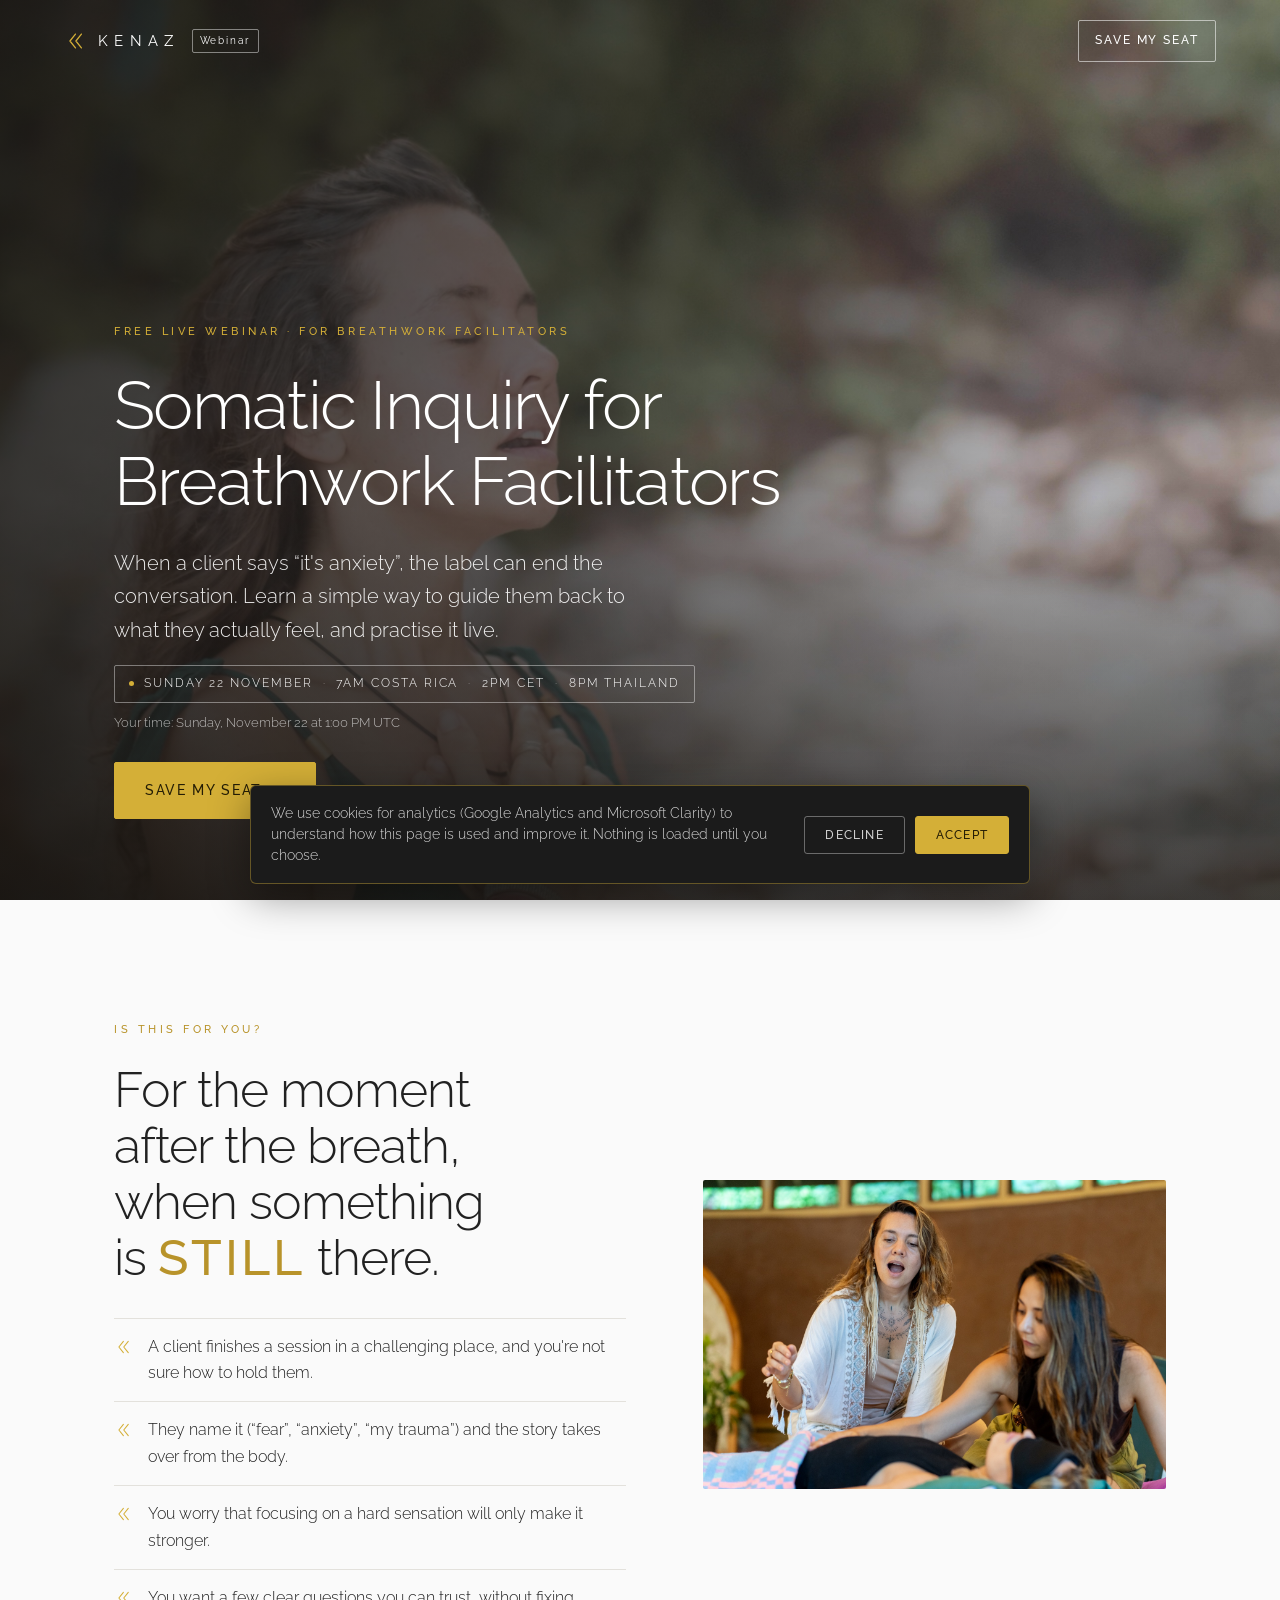
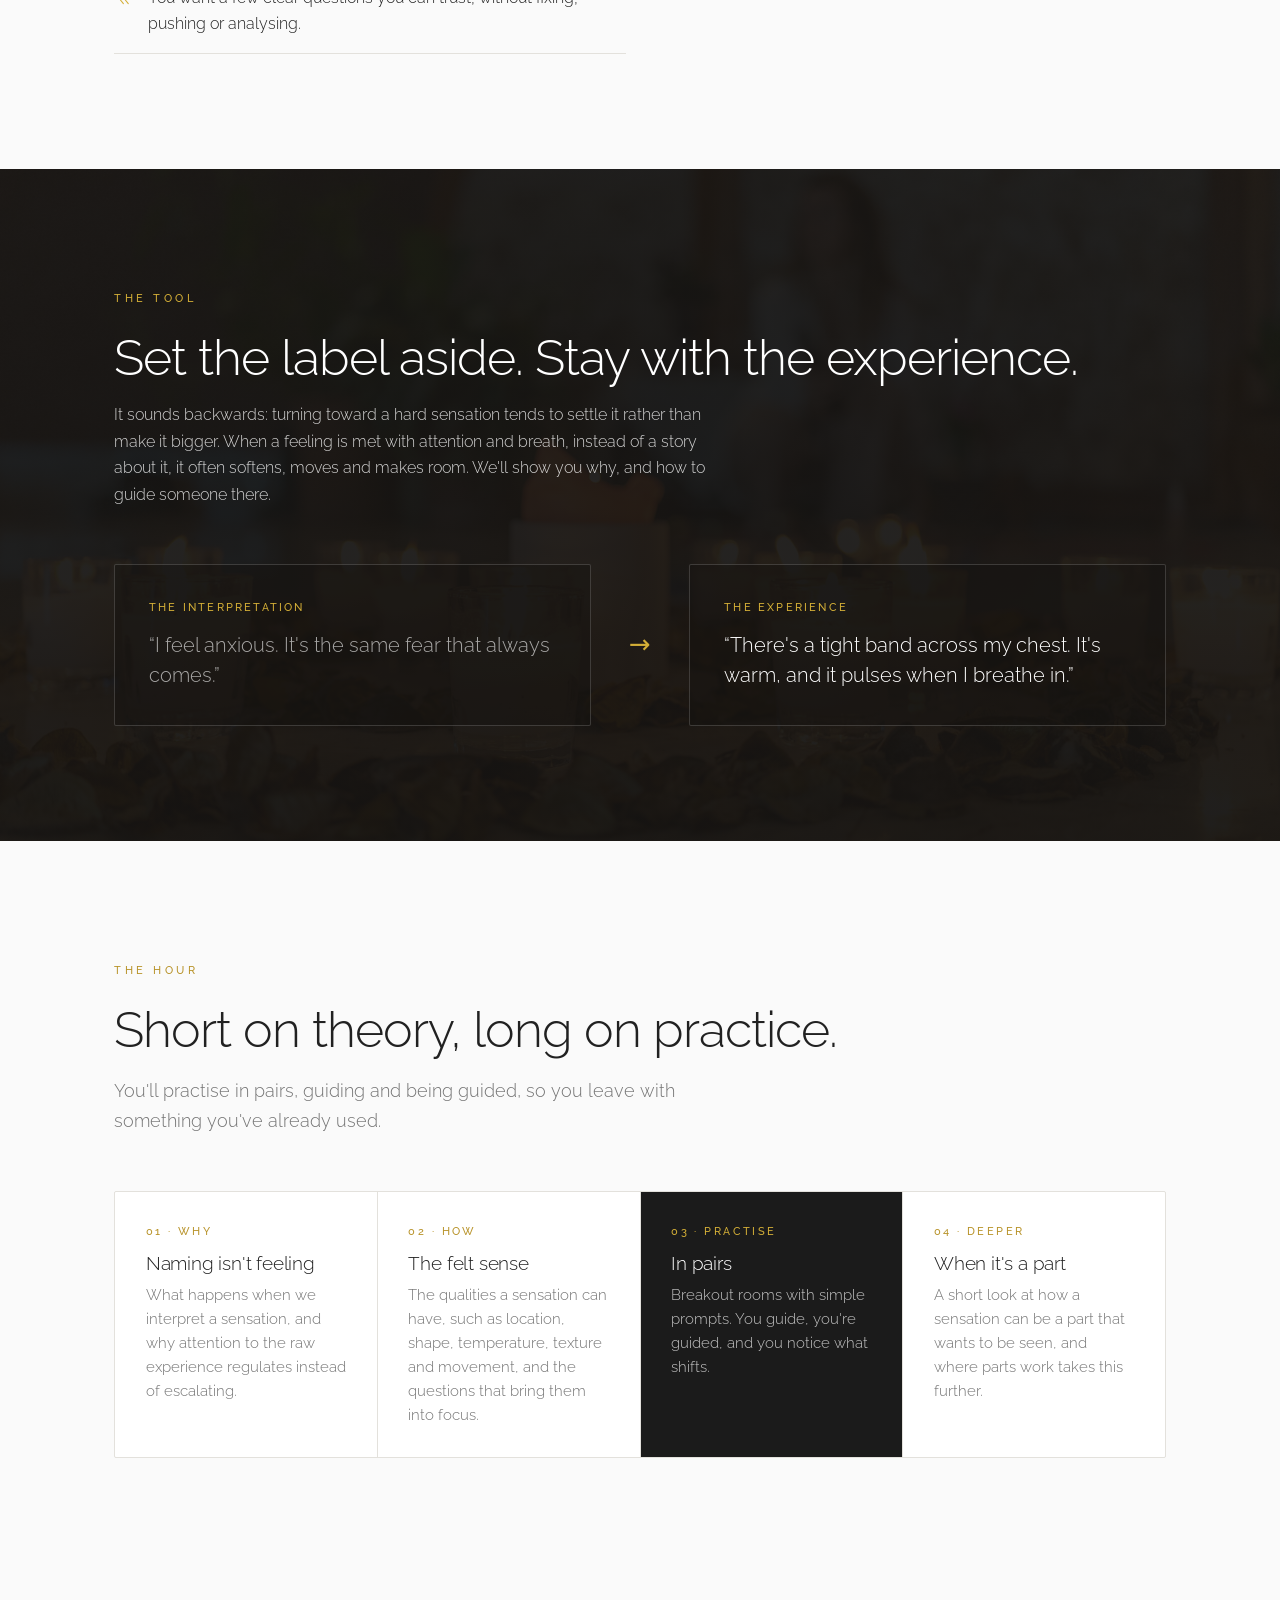
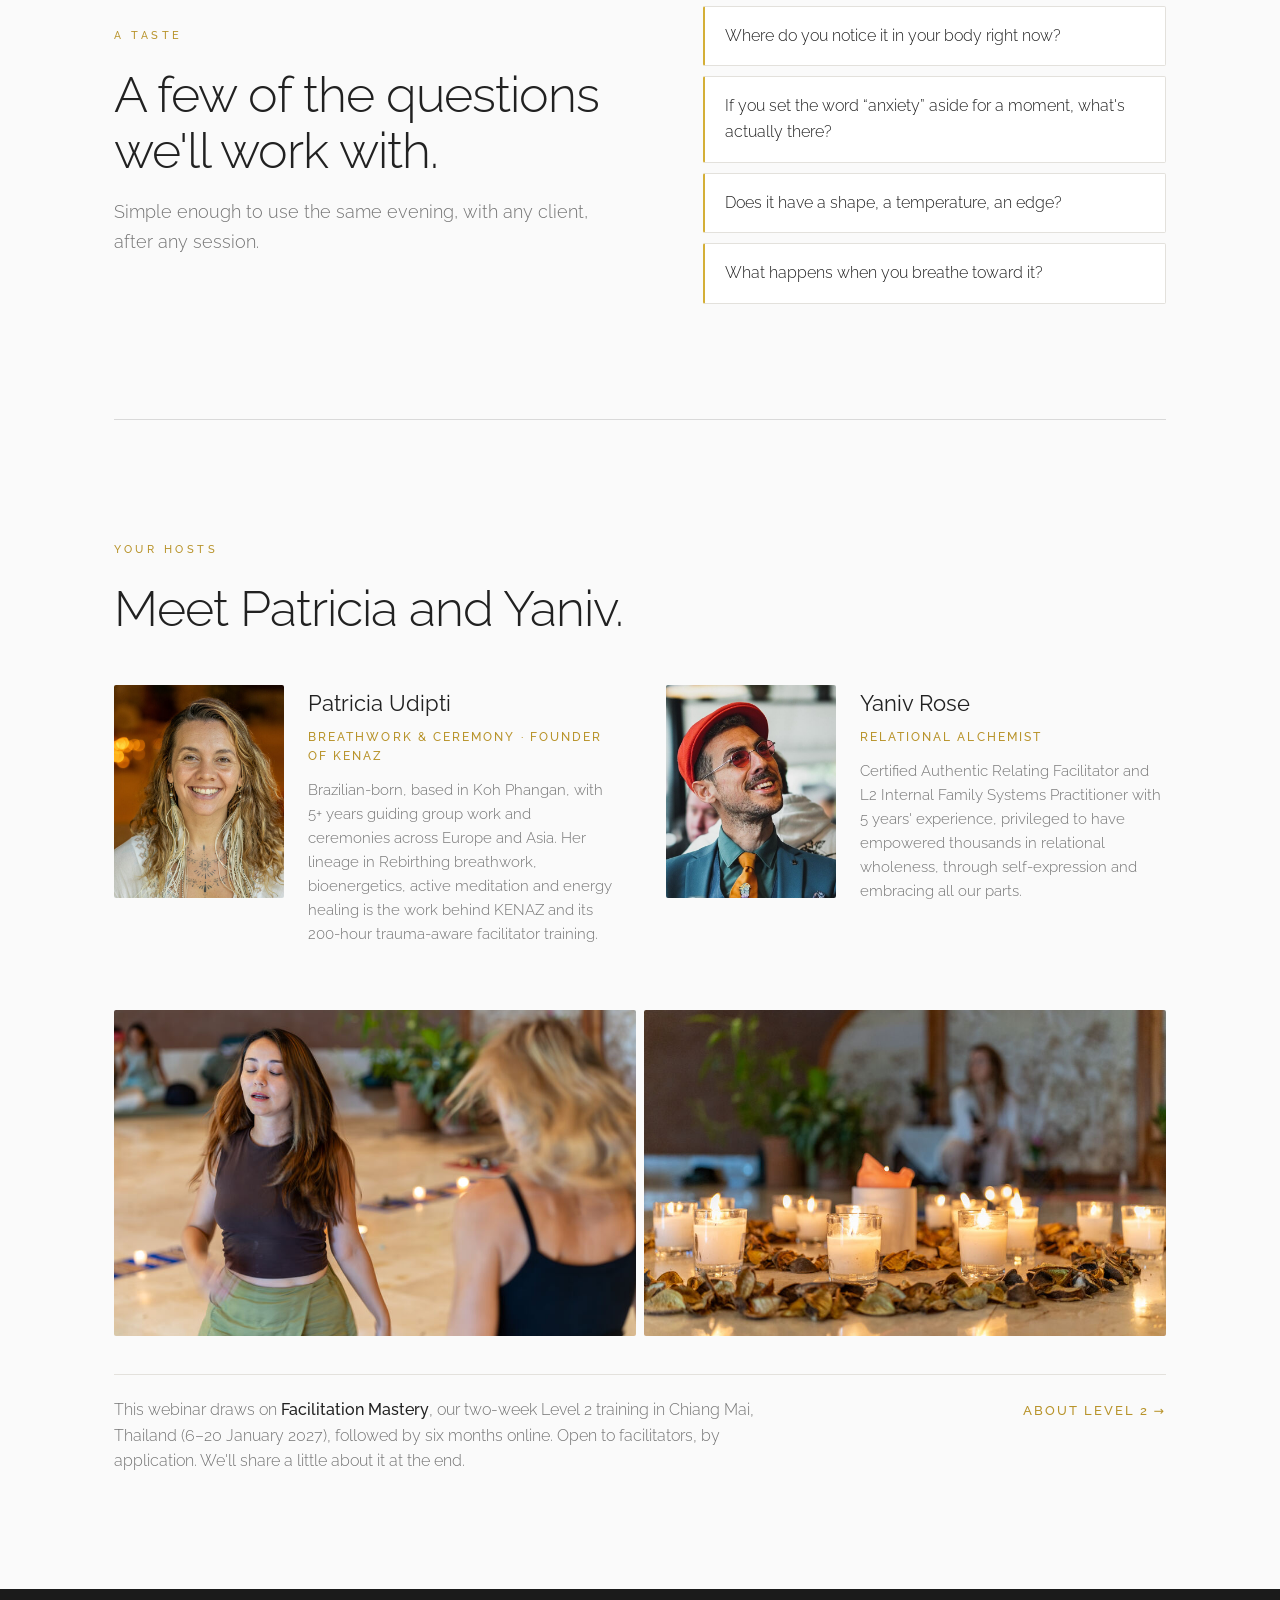
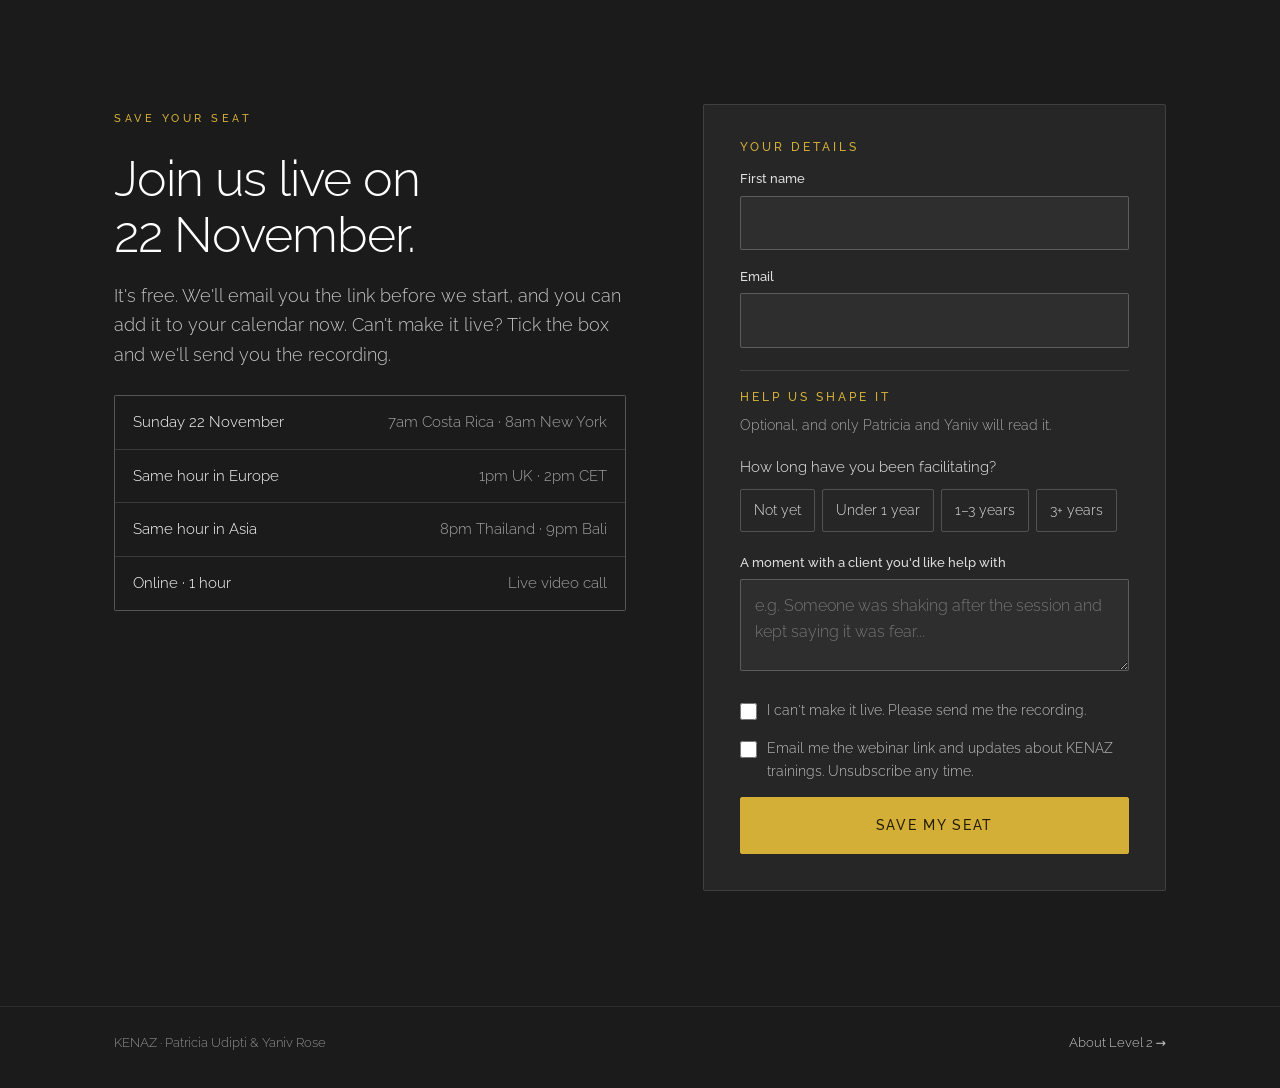
<file: somatic-inquiry/index.html>
<!doctype html>
<html lang="en">
<head>
<meta charset="utf-8">
<meta name="viewport" content="width=device-width, initial-scale=1">
<title>Somatic Inquiry Webinar</title>
<meta name="description" content="Free live webinar for breathwork facilitators with Patricia and Yaniv. A simple somatic tool for when a client finishes a session in a challenging place. Sunday 22 November, 7am Costa Rica, 2pm CET, 8pm Thailand.">
<meta property="og:title" content="Somatic Inquiry for Breathwork Facilitators · Free live webinar">
<meta property="og:description" content="One hour, hands-on, with Patricia & Yaniv. Sunday 22 November · 7am Costa Rica · 2pm CET · 8pm Thailand.">
<meta property="og:image" content="https://level2.yanivrose.com/somatic-inquiry/hero.jpg">
<link rel="icon" href="favicon.ico" sizes="any">
<link rel="icon" type="image/svg+xml" href="favicon.svg">
<link rel="icon" type="image/png" href="favicon-32.png">
<link rel="apple-touch-icon" href="apple-touch-icon.png">
<link href="https://fonts.googleapis.com/css2?family=Raleway:wght@200;300;400;500;600&display=swap" rel="stylesheet">
<style>
  :root { --bg:#fafafa; --surface:#fff; --fg:#212121; --muted:#737373; --border:#e3e1dc; --hair:#d9d9d9;
          --accent:#d4af37; --accent-deep:#b8932a; --ink:#1b1b1b; --ink-2:#262626;
          --pad:clamp(20px,5vw,80px); --maxw:1180px; --ease:cubic-bezier(.22,.61,.36,1); }
  * { box-sizing: border-box; margin: 0; padding: 0; }
  html { scroll-behavior: smooth; }
  body { font-family: Raleway, system-ui, sans-serif; font-weight: 300; color: var(--fg); background: var(--bg); line-height: 1.65;
         font-size: clamp(16px,1.05vw,18px); -webkit-font-smoothing: antialiased; overflow-x: hidden; }
  img { display: block; max-width: 100%; }
  a { color: inherit; text-decoration: none; }
  .wrap { max-width: var(--maxw); margin: 0 auto; padding: 0 var(--pad); }
  section { padding: clamp(64px,9vw,120px) 0; }
  .eyebrow { font-size: clamp(11px,.78vw,12.5px); font-weight: 500; letter-spacing: .32em; text-transform: uppercase; color: var(--accent-deep); display: inline-block; }
  .on-dark .eyebrow, .eyebrow.on-dark { color: var(--accent); }
  h1, h2, h3 { font-weight: 300; line-height: 1.12; letter-spacing: -.01em; }
  h1 { font-size: clamp(36px,5.6vw,68px); letter-spacing: -.025em; }
  h2 { font-size: clamp(30px,4vw,50px); letter-spacing: -.02em; margin-top: .4em; text-wrap: balance; }
  h3 { font-size: clamp(19px,1.5vw,22px); }
  em.cap { font-style: normal; font-weight: 500; letter-spacing: .06em; color: var(--accent-deep); }
  .lead { font-size: clamp(17px,1.4vw,20px); color: var(--muted); max-width: 58ch; margin-top: 1em; }
  .chev { display: inline-block; vertical-align: middle; }
  .chev svg { display: block; }
  .chev path { fill: none; stroke: var(--accent); stroke-width: 1.4; stroke-linecap: round; stroke-linejoin: round; }
  .btn { display: inline-flex; align-items: center; gap: .7em; font: inherit; font-weight: 500; font-size: 14px; letter-spacing: .12em; text-transform: uppercase;
         padding: 16px 30px; border-radius: 2px; cursor: pointer; border: 1px solid var(--accent); background: var(--accent); color: #241d05; transition: .4s var(--ease); }
  .btn:hover { background: transparent; color: var(--accent); }
  .btn .arr { transition: transform .4s var(--ease); }
  .btn:hover .arr { transform: translateX(4px); }
  :focus-visible { outline: 2px solid var(--accent); outline-offset: 3px; }

  /* nav */
  .nav { position: absolute; inset: 0 0 auto 0; z-index: 5; display: flex; align-items: center; justify-content: space-between; padding: 20px var(--pad); color: #fff; }
  .brand { display: flex; align-items: center; gap: 12px; font-size: 15px; letter-spacing: .42em; font-weight: 400; }
  .brand .tag { font-size: 9.5px; letter-spacing: .2em; border: 1px solid rgba(255,255,255,.45); padding: 3px 7px; border-radius: 2px; }
  .nav-cta { font-size: 12px; letter-spacing: .16em; text-transform: uppercase; font-weight: 500; border: 1px solid rgba(255,255,255,.55); padding: 10px 16px; border-radius: 2px; }

  /* hero */
  .hero { position: relative; min-height: 100svh; display: flex; align-items: flex-end; padding: 120px 0 clamp(56px,9vh,104px); color: #fff; overflow: hidden; background: var(--ink); }
  .hero .bg { position: absolute; inset: 0; background: url(hero.jpg) 62% 30% / cover; }
  .hero::after { content: ""; position: absolute; inset: 0;
    background: linear-gradient(105deg,rgba(20,17,13,.84) 0%,rgba(20,17,13,.55) 45%,rgba(20,17,13,.08) 75%), linear-gradient(to top,rgba(20,17,13,.75),rgba(20,17,13,0) 45%); }
  .hero .wrap { position: relative; z-index: 2; width: 100%; }
  .hero-col { max-width: 720px; }
  .hero h1 { margin: .35em 0 .4em; text-wrap: balance; }
  .hero .sub { font-size: clamp(17px,1.6vw,22px); max-width: 46ch; color: rgba(255,255,255,.9); }
  .hero-tag { display: inline-flex; flex-wrap: wrap; align-items: center; gap: 6px 10px; margin-top: 1.4em; border: 1px solid rgba(255,255,255,.4); border-radius: 2px;
              padding: 8px 14px; font-size: 12px; letter-spacing: .16em; text-transform: uppercase; }
  .hero-tag .dot { width: 5px; height: 5px; border-radius: 50%; background: var(--accent); }
  .hero-tag .sep { opacity: .45; }
  .local { font-size: 13px; color: rgba(255,255,255,.66); margin-top: .7em; min-height: 1.4em; }
  .hero-actions { display: flex; align-items: center; gap: 22px; flex-wrap: wrap; margin-top: 1.8em; }
  .micro { font-size: 12px; letter-spacing: .16em; text-transform: uppercase; color: rgba(255,255,255,.72); }
  .micro b { color: var(--accent); font-weight: 500; }

  /* for you */
  .split { display: grid; grid-template-columns: 1.05fr .95fr; gap: clamp(36px,6vw,96px); align-items: center; }
  .check { list-style: none; margin-top: 2em; }
  .check li { display: grid; grid-template-columns: auto 1fr; gap: 16px; align-items: start; padding: 15px 0; border-top: 1px solid var(--border); }
  .check li:last-child { border-bottom: 1px solid var(--border); }
  .check .chev { margin-top: 4px; }
  .media img { width: 100%; aspect-ratio: 3/2; object-fit: cover; border-radius: 2px; }

  /* shift band */
  .shift { position: relative; color: #fff; background: var(--ink-2); overflow: hidden; }
  .shift .bg { position: absolute; inset: 0; background: url(band-candles.jpg) 50% 60% / cover; opacity: .3; }
  .shift::after { content: ""; position: absolute; inset: 0; background: linear-gradient(180deg,rgba(20,18,16,.72),rgba(20,18,16,.86)); }
  .shift .wrap { position: relative; z-index: 2; }
  .shift .body { max-width: 62ch; color: rgba(255,255,255,.8); margin-top: 1em; }
  .pair { display: grid; grid-template-columns: 1fr auto 1fr; gap: clamp(16px,3vw,40px); align-items: stretch; margin-top: clamp(36px,5vw,56px); }
  .pair .side { border: 1px solid rgba(255,255,255,.16); border-radius: 2px; padding: clamp(22px,3vw,34px); background: rgba(20,18,16,.45); }
  .pair .lbl { font-size: 11px; letter-spacing: .2em; text-transform: uppercase; color: var(--accent); margin-bottom: 14px; font-weight: 500; }
  .pair q { display: block; font-size: clamp(18px,1.6vw,22px); line-height: 1.45; quotes: "\201C" "\201D"; }
  .pair .side + .side q, .pair .after q { color: #fff; }
  .pair .before q { color: rgba(255,255,255,.62); }
  .pair .mid { display: flex; align-items: center; justify-content: center; color: var(--accent); font-size: 26px; }

  /* the hour */
  .hour { display: grid; grid-template-columns: repeat(4,1fr); gap: 1px; background: var(--border); border: 1px solid var(--border); border-radius: 2px; overflow: hidden; margin-top: clamp(36px,5vw,56px); }
  .step { background: var(--surface); padding: clamp(24px,2.4vw,34px); display: flex; flex-direction: column; }
  .step .n { font-size: 11px; letter-spacing: .22em; text-transform: uppercase; color: var(--accent-deep); font-weight: 500; }
  .step h3 { margin: 12px 0 8px; }
  .step p { color: var(--muted); font-size: 15px; line-height: 1.6; }
  .step.do { background: var(--ink); color: #fff; }
  .step.do p { color: rgba(255,255,255,.74); }
  .step.do .n { color: var(--accent); }

  /* prompts */
  .prompts { list-style: none; margin-top: 2em; display: grid; gap: 10px; }
  .prompts li { background: var(--surface); border: 1px solid var(--border); border-left: 2px solid var(--accent); border-radius: 2px; padding: 16px 20px; font-size: clamp(16px,1.2vw,18px); }

  /* hosts */
  .hosts-sec { padding-top: 0; }
  .rule { height: 1px; background: var(--hair); max-width: calc(var(--maxw) - 2*var(--pad)); margin: 0 auto clamp(64px,9vw,120px); }
  .fac-grid { display: grid; grid-template-columns: 1fr 1fr; gap: clamp(28px,4vw,56px); margin-top: clamp(32px,4vw,48px); }
  .fac { display: grid; grid-template-columns: 170px 1fr; gap: 24px; align-items: start; }
  .fac img { width: 170px; aspect-ratio: 4/5; object-fit: cover; border-radius: 2px; }
  .fac .name { font-size: 22px; font-weight: 400; }
  .fac .role { font-size: 11.5px; letter-spacing: .18em; text-transform: uppercase; color: var(--accent-deep); margin: 6px 0 12px; font-weight: 500; }
  .fac .bio { font-size: 15px; color: var(--muted); line-height: 1.6; }
  .l2 { margin-top: clamp(40px,5vw,64px); display: grid; grid-template-columns: 1fr 1fr; gap: 8px; }
  .l2 img { width: 100%; aspect-ratio: 16/10; object-fit: cover; border-radius: 2px; }
  .l2note { margin-top: clamp(28px,3vw,40px); border-top: 1px solid var(--border); padding-top: 22px; display: flex; justify-content: space-between; gap: 18px; flex-wrap: wrap; align-items: baseline; }
  .l2note p { color: var(--muted); max-width: 66ch; font-size: 15.5px; }
  .l2note a { font-size: 12.5px; letter-spacing: .16em; text-transform: uppercase; font-weight: 500; color: var(--accent-deep); white-space: nowrap; }

  /* form band */
  .seat { background: var(--ink); color: #fff; }
  .seat .split { align-items: start; }
  .seat .lead { color: rgba(255,255,255,.75); }
  .seat .when { margin-top: 1.6em; display: grid; gap: 1px; background: rgba(255,255,255,.14); border: 1px solid rgba(255,255,255,.14); border-radius: 2px; }
  .seat .when div { background: var(--ink); padding: 14px 18px; display: flex; justify-content: space-between; gap: 12px; font-size: 15px; }
  .seat .when span { color: rgba(255,255,255,.6); text-align: right; }
  .card { background: var(--ink-2); border: 1px solid rgba(255,255,255,.12); border-radius: 2px; padding: clamp(22px,3vw,36px); }
  .card h2.t, .reflect h2 { font-size: 11.5px; letter-spacing: .26em; text-transform: uppercase; color: var(--accent); font-weight: 500; margin: 0 0 14px; }
  label.f { display: block; font-size: 13px; font-weight: 500; margin: 0 0 6px; color: rgba(255,255,255,.85); }
  input[type=text], input[type=email], textarea { width: 100%; font: inherit; font-size: 16px; color: #fff; background: rgba(255,255,255,.04);
         border: 1px solid rgba(255,255,255,.22); border-radius: 2px; padding: 13px 14px; margin-bottom: 16px; }
  textarea { min-height: 92px; resize: vertical; }
  input:focus-visible, textarea:focus-visible { outline: 2px solid var(--accent); outline-offset: 1px; }
  fieldset { border: 0; margin: 0 0 20px; }
  legend { font-size: 15px; margin-bottom: 9px; color: rgba(255,255,255,.92); }
  .opts { display: flex; flex-wrap: wrap; gap: 7px; }
  .opts label { position: relative; }
  .opts input { position: absolute; opacity: 0; inset: 0; cursor: pointer; }
  .opts span { display: block; padding: 9px 13px; border: 1px solid rgba(255,255,255,.2); border-radius: 2px; font-size: 14px; cursor: pointer; color: rgba(255,255,255,.85); }
  .opts input:checked + span { background: var(--accent); color: #241d05; border-color: var(--accent); font-weight: 500; }
  .opts input:focus-visible + span { outline: 2px solid var(--accent); outline-offset: 2px; }
  .reflect { border-top: 1px solid rgba(255,255,255,.12); margin-top: 6px; padding-top: 20px; }
  p.note { font-size: 14px; color: rgba(255,255,255,.6); margin: -4px 0 18px; }
  label.check { display: flex; gap: 10px; align-items: flex-start; font-size: 14px; color: rgba(255,255,255,.7); margin: 4px 0 14px; }
  label.check input { margin-top: 4px; accent-color: var(--accent); width: 17px; height: 17px; flex: none; }
  button#btn { width: 100%; justify-content: center; }
  button:disabled { opacity: .6; cursor: wait; }
  .err { color: #ff9e8f; font-size: 14px; margin-top: 12px; display: none; }
  .done { display: none; text-align: center; }
  .done h3 { font-size: 30px; margin-bottom: 8px; }
  .done p { color: rgba(255,255,255,.7); margin-bottom: 16px; }
  .cal { display: flex; gap: 8px; justify-content: center; flex-wrap: wrap; }
  .cal a { font-size: 13px; letter-spacing: .1em; text-transform: uppercase; font-weight: 500; border: 1px solid rgba(255,255,255,.3); border-radius: 2px; padding: 10px 15px; }
  .hp { position: absolute; left: -9999px; }
  footer { background: var(--ink); color: rgba(255,255,255,.5); font-size: 12.5px; padding: 26px 0 34px; border-top: 1px solid rgba(255,255,255,.08); }
  footer .wrap { display: flex; justify-content: space-between; gap: 12px; flex-wrap: wrap; }
  footer a { color: rgba(255,255,255,.75); }

  @media (max-width: 980px) { .hour { grid-template-columns: 1fr 1fr; } .fac-grid { grid-template-columns: 1fr; } }
  @media (max-width: 760px) {
    .split { grid-template-columns: 1fr; }
    .hero { padding-top: 46vh; min-height: 0; }
    .hero .bg { bottom: auto; height: 62vh; background-position: 64% 20%; }
    .hero::after { background: linear-gradient(to bottom,rgba(27,27,27,.1) 0,rgba(27,27,27,.25) 30vh,var(--ink) 62vh); }
    .nav-cta { display: none; }
    .pair { grid-template-columns: 1fr; } .pair .mid { transform: rotate(90deg); }
    .fac { grid-template-columns: 110px 1fr; gap: 16px; } .fac img { width: 110px; }
  }
  @media (max-width: 520px) { .hour { grid-template-columns: 1fr; } .l2 { grid-template-columns: 1fr; } .l2 img:last-child { display: none; } }
</style>
<link rel="canonical" href="https://level2.yanivrose.com/somatic-inquiry/">
<script src="assets/analytics.js" defer></script>
</head>
<body>
<nav class="nav">
  <a class="brand" href="#top"><span class="chev" aria-hidden="true"><svg width="22" height="22" viewBox="0 0 24 24"><path d="M12.5 4.5 6.5 12l6 7.5M19 4.5 13 12l6 7.5"/></svg></span>KENAZ <span class="tag">Webinar</span></a>
  <a class="nav-cta" href="#seat" data-cta="nav_save_seat">Save my seat</a>
</nav>

<header class="hero" id="top">
  <div class="bg" role="img" aria-label="A woman breathing with her hand on her chest, eyes closed"></div>
  <div class="wrap"><div class="hero-col">
    <span class="eyebrow on-dark">Free live webinar · For breathwork facilitators</span>
    <h1>Somatic Inquiry for Breathwork Facilitators</h1>
    <p class="sub">When a client says &ldquo;it's anxiety&rdquo;, the label can end the conversation. Learn a simple way to guide them back to what they actually feel, and practise it live.</p>
    <div class="hero-tag"><span class="dot"></span>Sunday 22 November <span class="sep">·</span> 7am Costa Rica <span class="sep">·</span> 2pm CET <span class="sep">·</span> 8pm Thailand</div>
    <p class="local" id="local"></p>
    <div class="hero-actions">
      <a class="btn" href="#seat" data-cta="hero_save_seat">Save my seat <span class="arr">→</span></a>
      <span class="micro"><b>Free</b> · 1 hour · online</span>
    </div>
  </div></div>
</header>

<section id="for-you">
  <div class="wrap split">
    <div>
      <span class="eyebrow">Is this for you?</span>
      <h2>For the moment after the breath, when something is <em class="cap">STILL</em> there.</h2>
      <ul class="check">
        <li><span class="chev" aria-hidden="true"><svg width="18" height="18" viewBox="0 0 24 24"><path d="M12.5 4.5 6.5 12l6 7.5M19 4.5 13 12l6 7.5"/></svg></span><span>A client finishes a session in a challenging place, and you're not sure how to hold them.</span></li>
        <li><span class="chev" aria-hidden="true"><svg width="18" height="18" viewBox="0 0 24 24"><path d="M12.5 4.5 6.5 12l6 7.5M19 4.5 13 12l6 7.5"/></svg></span><span>They name it (&ldquo;fear&rdquo;, &ldquo;anxiety&rdquo;, &ldquo;my trauma&rdquo;) and the story takes over from the body.</span></li>
        <li><span class="chev" aria-hidden="true"><svg width="18" height="18" viewBox="0 0 24 24"><path d="M12.5 4.5 6.5 12l6 7.5M19 4.5 13 12l6 7.5"/></svg></span><span>You worry that focusing on a hard sensation will only make it stronger.</span></li>
        <li><span class="chev" aria-hidden="true"><svg width="18" height="18" viewBox="0 0 24 24"><path d="M12.5 4.5 6.5 12l6 7.5M19 4.5 13 12l6 7.5"/></svg></span><span>You want a few clear questions you can trust, without fixing, pushing or analysing.</span></li>
      </ul>
    </div>
    <div class="media"><img src="hands-on.jpg" alt="Patricia guiding a participant during a breathwork session" loading="lazy"></div>
  </div>
</section>

<section class="shift on-dark">
  <div class="bg" aria-hidden="true"></div>
  <div class="wrap">
    <span class="eyebrow">The tool</span>
    <h2>Set the label aside. Stay with the experience.</h2>
    <p class="body">It sounds backwards: turning toward a hard sensation tends to settle it rather than make it bigger. When a feeling is met with attention and breath, instead of a story about it, it often softens, moves and makes room. We'll show you why, and how to guide someone there.</p>
    <div class="pair">
      <div class="side before"><div class="lbl">The interpretation</div><q>I feel anxious. It's the same fear that always comes.</q></div>
      <div class="mid" aria-hidden="true">→</div>
      <div class="side after"><div class="lbl">The experience</div><q>There's a tight band across my chest. It's warm, and it pulses when I breathe in.</q></div>
    </div>
  </div>
</section>

<section id="hour">
  <div class="wrap">
    <span class="eyebrow">The hour</span>
    <h2>Short on theory, long on practice.</h2>
    <p class="lead">You'll practise in pairs, guiding and being guided, so you leave with something you've already used.</p>
    <div class="hour">
      <div class="step"><span class="n">01 · Why</span><h3>Naming isn't feeling</h3><p>What happens when we interpret a sensation, and why attention to the raw experience regulates instead of escalating.</p></div>
      <div class="step"><span class="n">02 · How</span><h3>The felt sense</h3><p>The qualities a sensation can have, such as location, shape, temperature, texture and movement, and the questions that bring them into focus.</p></div>
      <div class="step do"><span class="n">03 · Practise</span><h3>In pairs</h3><p>Breakout rooms with simple prompts. You guide, you're guided, and you notice what shifts.</p></div>
      <div class="step"><span class="n">04 · Deeper</span><h3>When it's a part</h3><p>A short look at how a sensation can be a part that wants to be seen, and where parts work takes this further.</p></div>
    </div>
  </div>
</section>

<section id="prompts" style="padding-top:0">
  <div class="wrap split">
    <div>
      <span class="eyebrow">A taste</span>
      <h2>A few of the questions we'll work with.</h2>
      <p class="lead">Simple enough to use the same evening, with any client, after any session.</p>
    </div>
    <ul class="prompts">
      <li>Where do you notice it in your body right now?</li>
      <li>If you set the word &ldquo;anxiety&rdquo; aside for a moment, what's actually there?</li>
      <li>Does it have a shape, a temperature, an edge?</li>
      <li>What happens when you breathe toward it?</li>
    </ul>
  </div>
</section>

<section class="hosts-sec">
  <div class="rule"></div>
  <div class="wrap">
    <span class="eyebrow">Your hosts</span>
    <h2>Meet Patricia and Yaniv.</h2>
    <div class="fac-grid">
      <div class="fac"><img src="patricia.jpg" alt="Patricia Udipti" loading="lazy"><div><div class="name">Patricia Udipti</div><div class="role">Breathwork &amp; Ceremony · Founder of KENAZ</div><p class="bio">Brazilian-born, based in Koh Phangan, with 5+ years guiding group work and ceremonies across Europe and Asia. Her lineage in Rebirthing breathwork, bioenergetics, active meditation and energy healing is the work behind KENAZ and its 200-hour trauma-aware facilitator training.</p></div></div>
      <div class="fac"><img src="yaniv.jpg" alt="Yaniv Rose" loading="lazy"><div><div class="name">Yaniv Rose</div><div class="role">Relational Alchemist</div><p class="bio">Certified Authentic Relating Facilitator and L2 Internal Family Systems Practitioner with 5 years' experience, privileged to have empowered thousands in relational wholeness, through self-expression and embracing all our parts.</p></div></div>
    </div>
    <div class="l2">
      <img src="g-dance.jpg" alt="Participants moving during a breathwork session" loading="lazy">
      <img src="g-candles.jpg" alt="A candlelit circle in the KENAZ practice space" loading="lazy">
    </div>
    <div class="l2note">
      <p>This webinar draws on <b style="font-weight:500;color:var(--fg)">Facilitation Mastery</b>, our two-week Level 2 training in Chiang Mai, Thailand (6–20 January 2027), followed by six months online. Open to facilitators, by application. We'll share a little about it at the end.</p>
      <a href="../" data-cta="footer_level2">About Level 2 →</a>
    </div>
  </div>
</section>

<section class="seat on-dark" id="seat">
  <div class="wrap split">
    <div>
      <span class="eyebrow">Save your seat</span>
      <h2>Join us live on 22 November.</h2>
      <p class="lead">It's free. We'll email you the link before we start, and you can add it to your calendar now. Can't make it live? Tick the box and we'll send you the recording.</p>
      <div class="when">
        <div>Sunday 22 November <span>7am Costa Rica · 8am New York</span></div>
        <div>Same hour in Europe <span>1pm UK · 2pm CET</span></div>
        <div>Same hour in Asia <span>8pm Thailand · 9pm Bali</span></div>
        <div>Online · 1 hour <span>Live video call</span></div>
      </div>
    </div>
    <div class="card">
      <form id="f" novalidate>
        <h2 class="t">Your details</h2>
        <label class="f" for="name">First name</label>
        <input id="name" name="name" type="text" autocomplete="given-name" required>
        <label class="f" for="email">Email</label>
        <input id="email" name="email" type="email" autocomplete="email" inputmode="email" required>
        <input class="hp" name="company" tabindex="-1" autocomplete="off" aria-hidden="true">

        <div class="reflect">
          <h2>Help us shape it</h2>
          <p class="note">Optional, and only Patricia and Yaniv will read it.</p>
          <fieldset>
            <legend>How long have you been facilitating?</legend>
            <div class="opts">
              <label><input type="radio" name="experience" value="not yet"><span>Not yet</span></label>
              <label><input type="radio" name="experience" value="under 1 year"><span>Under 1 year</span></label>
              <label><input type="radio" name="experience" value="1-3 years"><span>1–3 years</span></label>
              <label><input type="radio" name="experience" value="3+ years"><span>3+ years</span></label>
            </div>
          </fieldset>
          <label class="f" for="question">A moment with a client you'd like help with</label>
          <textarea id="question" name="question" maxlength="1000" placeholder="e.g. Someone was shaking after the session and kept saying it was fear..."></textarea>
        </div>

        <label class="check"><input type="checkbox" name="recording" value="yes"> I can't make it live. Please send me the recording.</label>
        <label class="check"><input type="checkbox" name="consent" required> Email me the webinar link and updates about KENAZ trainings. Unsubscribe any time.</label>
        <button class="btn" id="btn" type="submit">Save my seat</button>
        <p class="err" id="err" role="alert"></p>
      </form>

      <div class="done" id="done">
        <h3 id="done-h">You're in</h3>
        <p id="done-p">We'll email you the link before we start (check promotions or spam if you don't see it). Add it to your calendar now so it doesn't slip:</p>
        <div class="cal" id="cal">
          <a id="gcal" target="_blank" rel="noopener" data-cta="gcal">Google Calendar</a>
          <a href="cal/somatic-inquiry.ics" data-cta="ics">Apple / Outlook</a>
        </div>
      </div>
    </div>
  </div>
</section>

<footer><div class="wrap"><span>KENAZ · Patricia Udipti &amp; Yaniv Rose</span><a href="../">About Level 2 →</a></div></footer>
<script>
  const START = new Date("2026-11-22T13:00:00Z"), END = new Date("2026-11-22T14:00:00Z");
  let when = "";
  try {
    when = START.toLocaleString(undefined, { weekday: "long", day: "numeric", month: "long", hour: "numeric", minute: "2-digit", timeZoneName: "short" });
    document.getElementById("local").textContent = "Your time: " + when;
  } catch {}
  const fmt = d => d.toISOString().replace(/[-:]|\.\d{3}/g, "");
  document.getElementById("gcal").href = "https://calendar.google.com/calendar/render?action=TEMPLATE" +
    "&text=" + encodeURIComponent("Somatic Inquiry for Breathwork Facilitators (Patricia & Yaniv)") +
    "&dates=" + fmt(START) + "/" + fmt(END) +
    "&details=" + encodeURIComponent("Free live webinar. The video link will be emailed to you before we start. https://level2.yanivrose.com/somatic-inquiry/") +
    "&location=" + encodeURIComponent("Online (link by email)");

  const f = document.getElementById("f"), btn = document.getElementById("btn"), err = document.getElementById("err");
  function fail(msg) { err.textContent = msg; err.style.display = "block"; btn.disabled = false; btn.textContent = "Save my seat"; }
  const track = (n, p) => { try { window.track && window.track(n, Object.assign({ page: "somatic" }, p || {})); } catch {} };
  f.addEventListener("focusin", () => track("form_start"), { once: true });
  f.addEventListener("submit", async (e) => {
    e.preventDefault(); err.style.display = "none";
    const d = Object.fromEntries(new FormData(f));
    if (!d.name?.trim()) return fail("Please add your first name.");
    if (!/^\S+@\S+\.\S+$/.test(d.email || "")) return fail("Please check your email address.");
    if (!d.consent) return fail("Please tick the box so we can email you the link.");
    d.when = when;
    btn.disabled = true; btn.textContent = "Saving…";
    try {
      const r = await fetch("https://somatic-inquiry.pages.dev/api/subscribe", { method: "POST", headers: { "Content-Type": "application/json" }, body: JSON.stringify(d) });
      if (!r.ok) throw new Error();
      track("signup_submitted", { mode: d.recording ? "recording" : "live" });
      if (d.recording) {
        document.getElementById("done-h").textContent = "We'll send it to you";
        document.getElementById("done-p").textContent = "We'll email you the recording after the session. If your plans change, the link to join live will be in your inbox too.";
        document.getElementById("cal").style.display = "none";
      }
      f.style.display = "none"; document.getElementById("done").style.display = "block";
      document.getElementById("done").scrollIntoView({ behavior: "smooth", block: "center" });
    } catch { track("signup_error"); fail("Something went wrong. Please try again, or email me@yanivrose.com and we'll add you."); }
  });
</script>
</body>
</html>
</file>
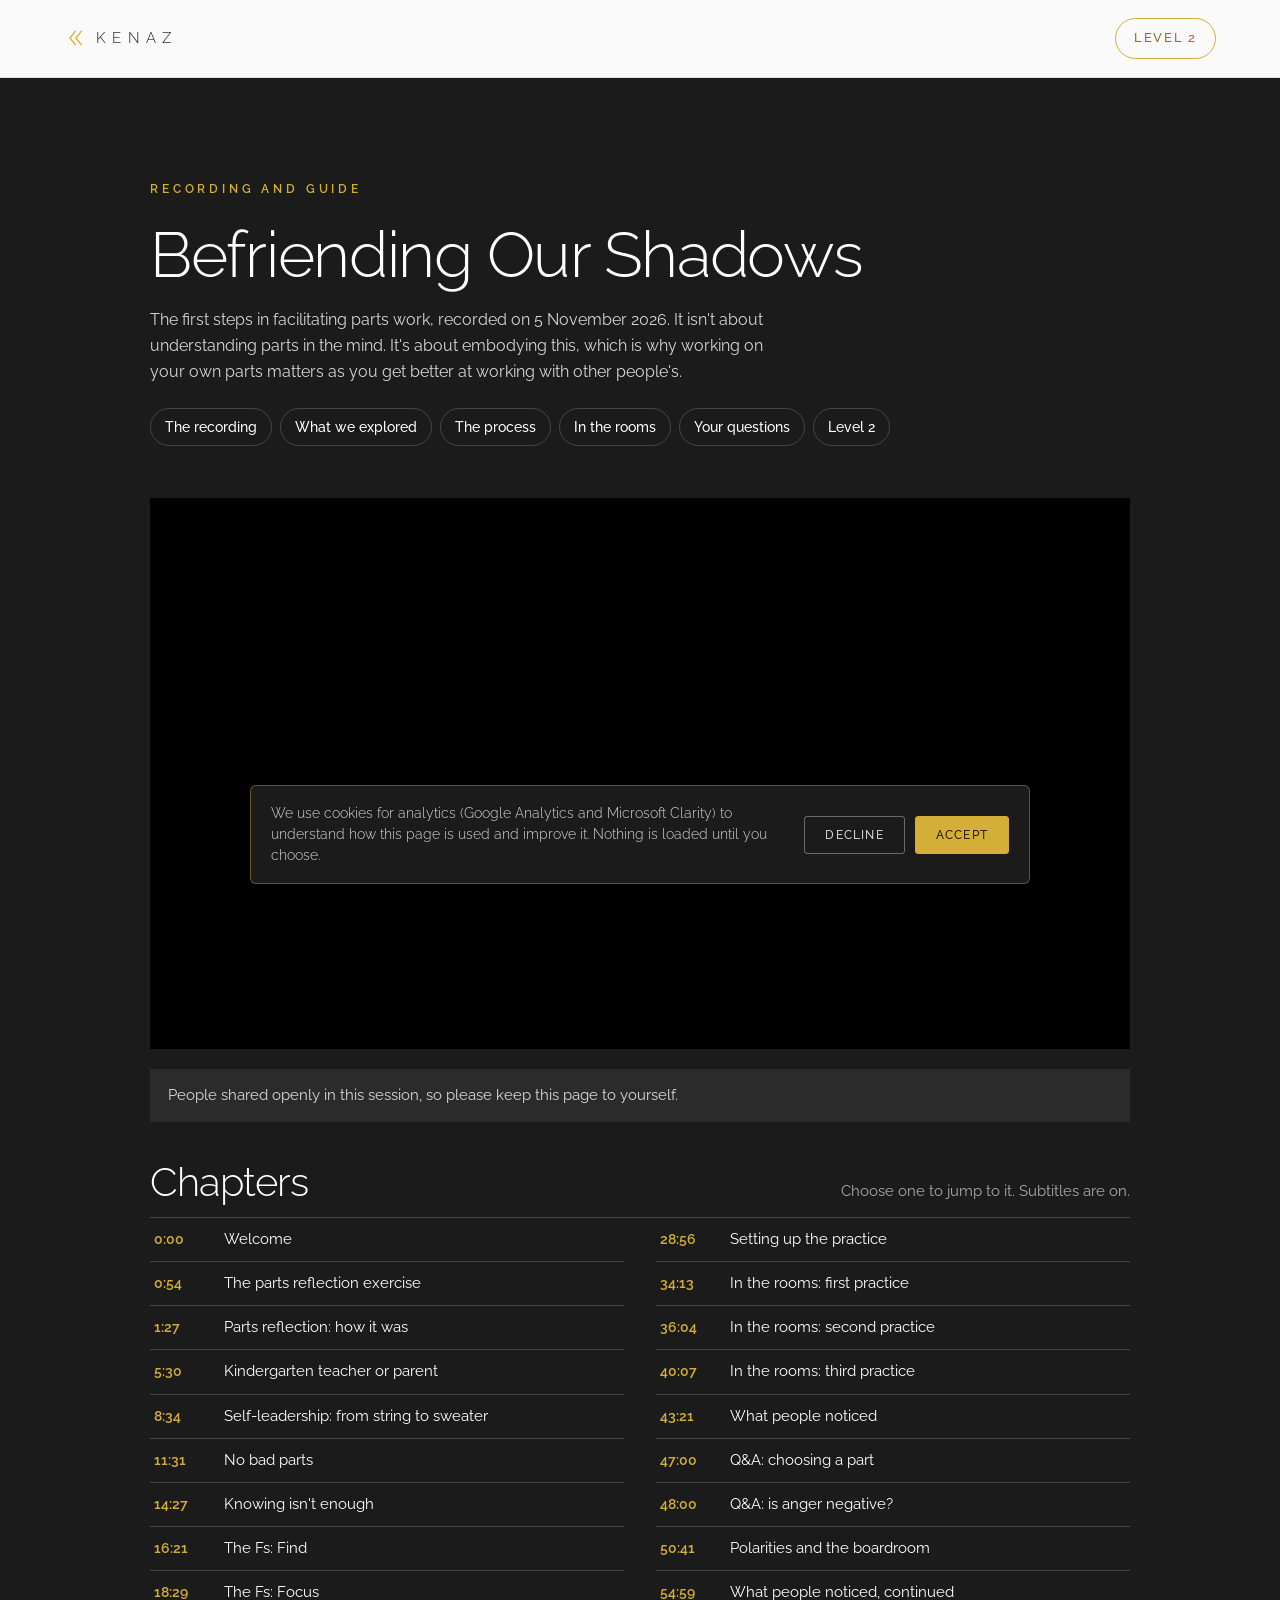
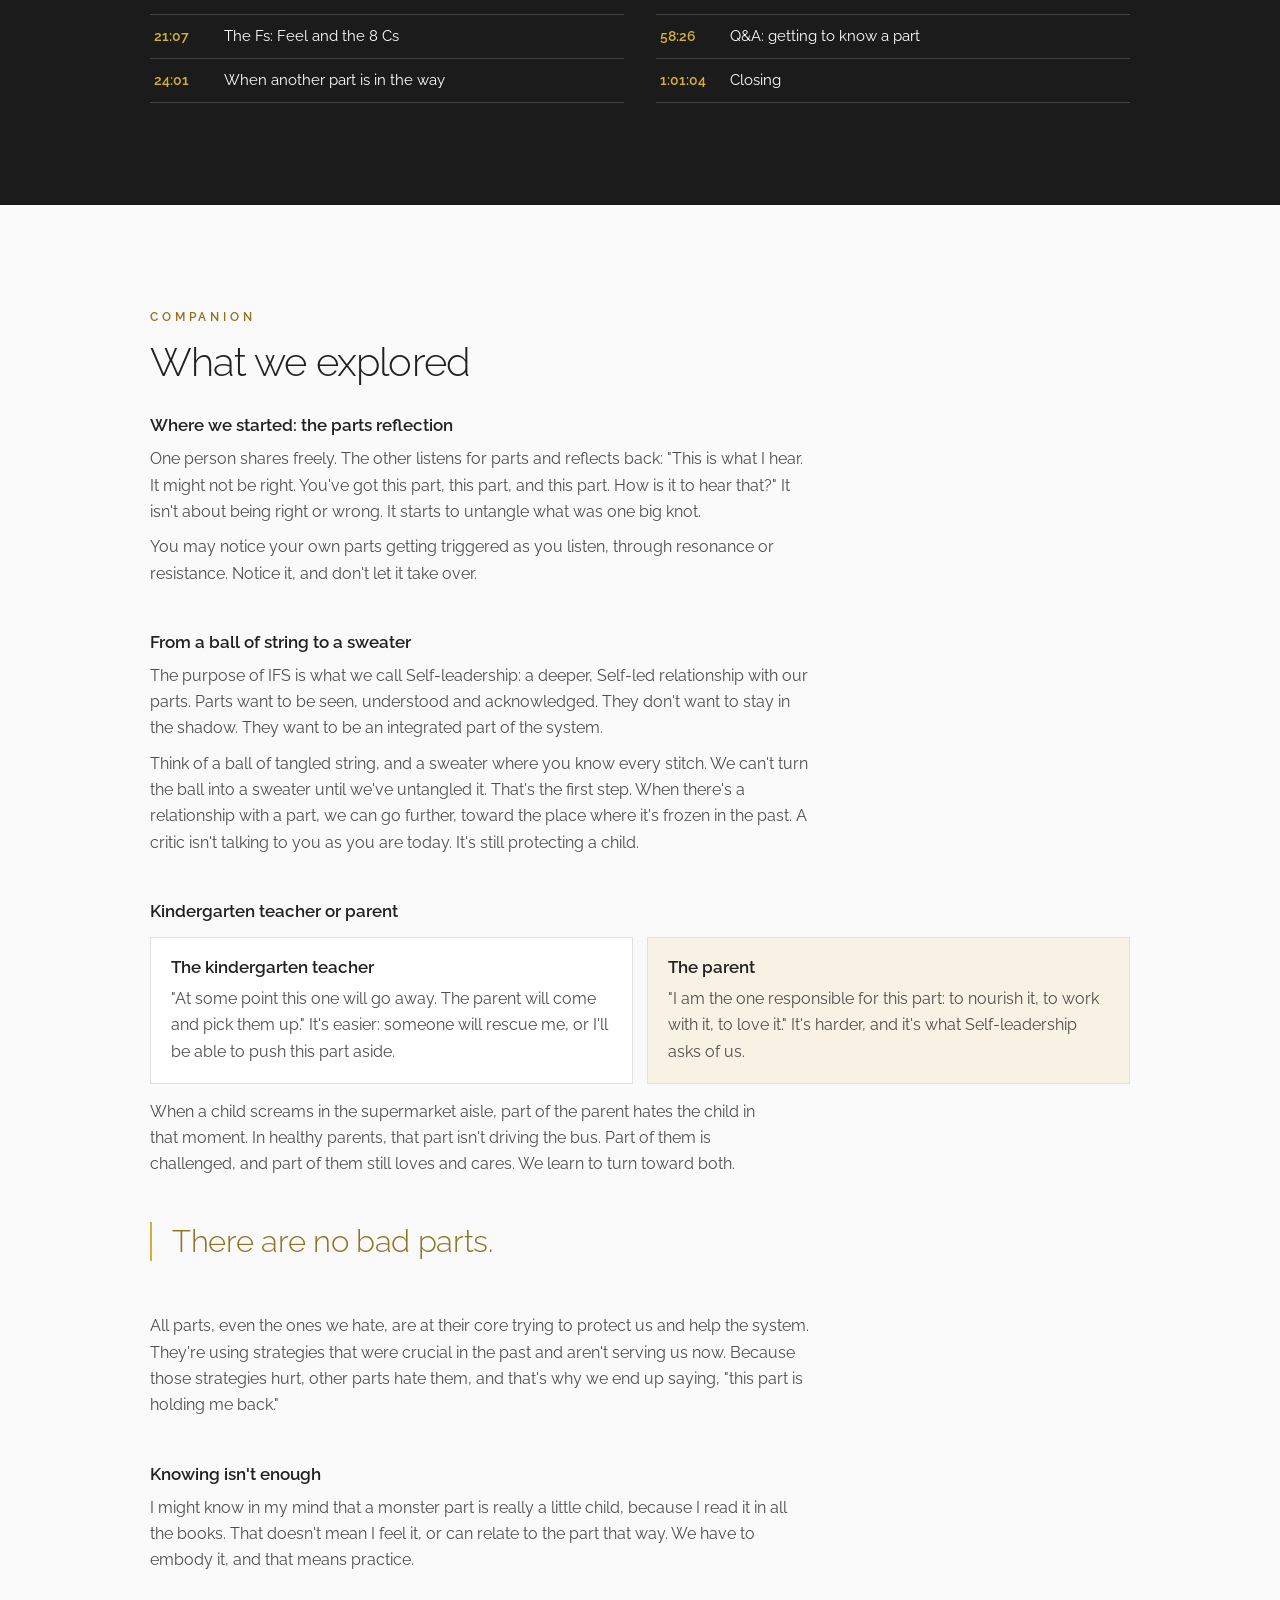
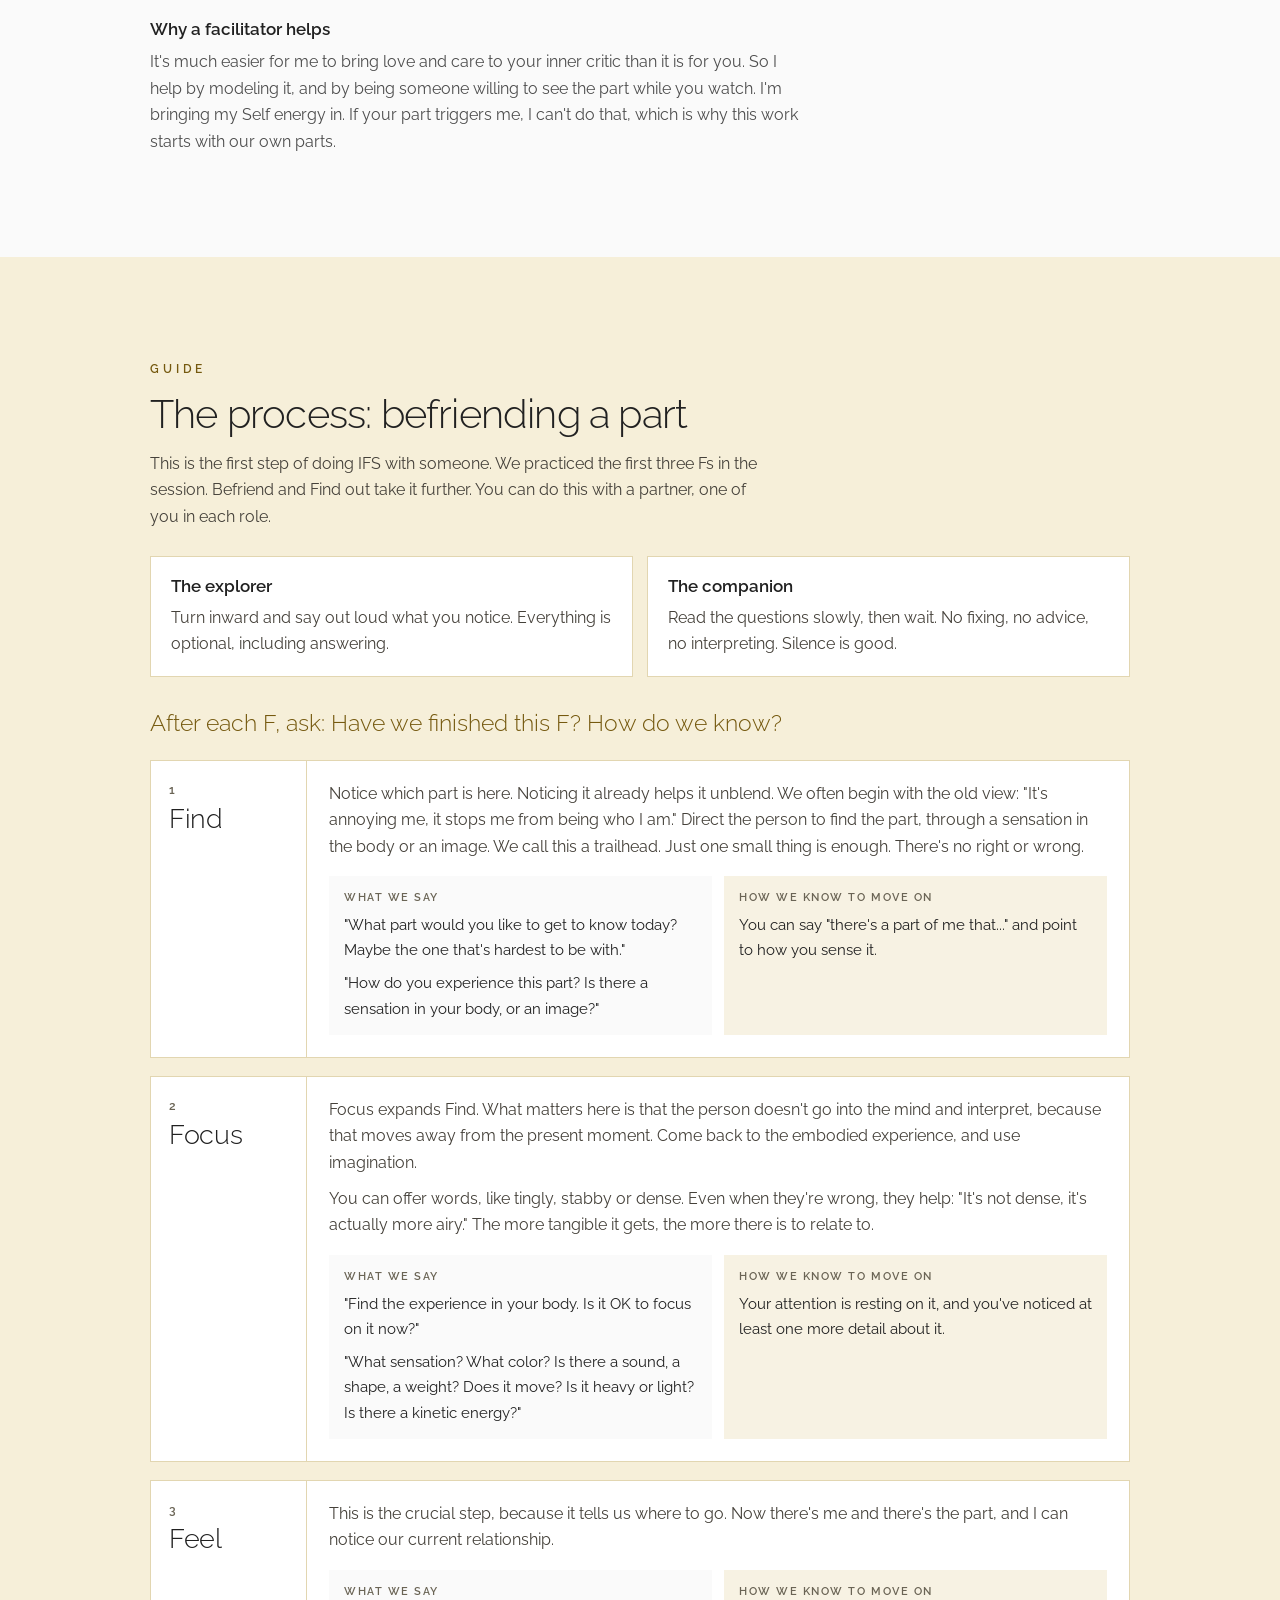
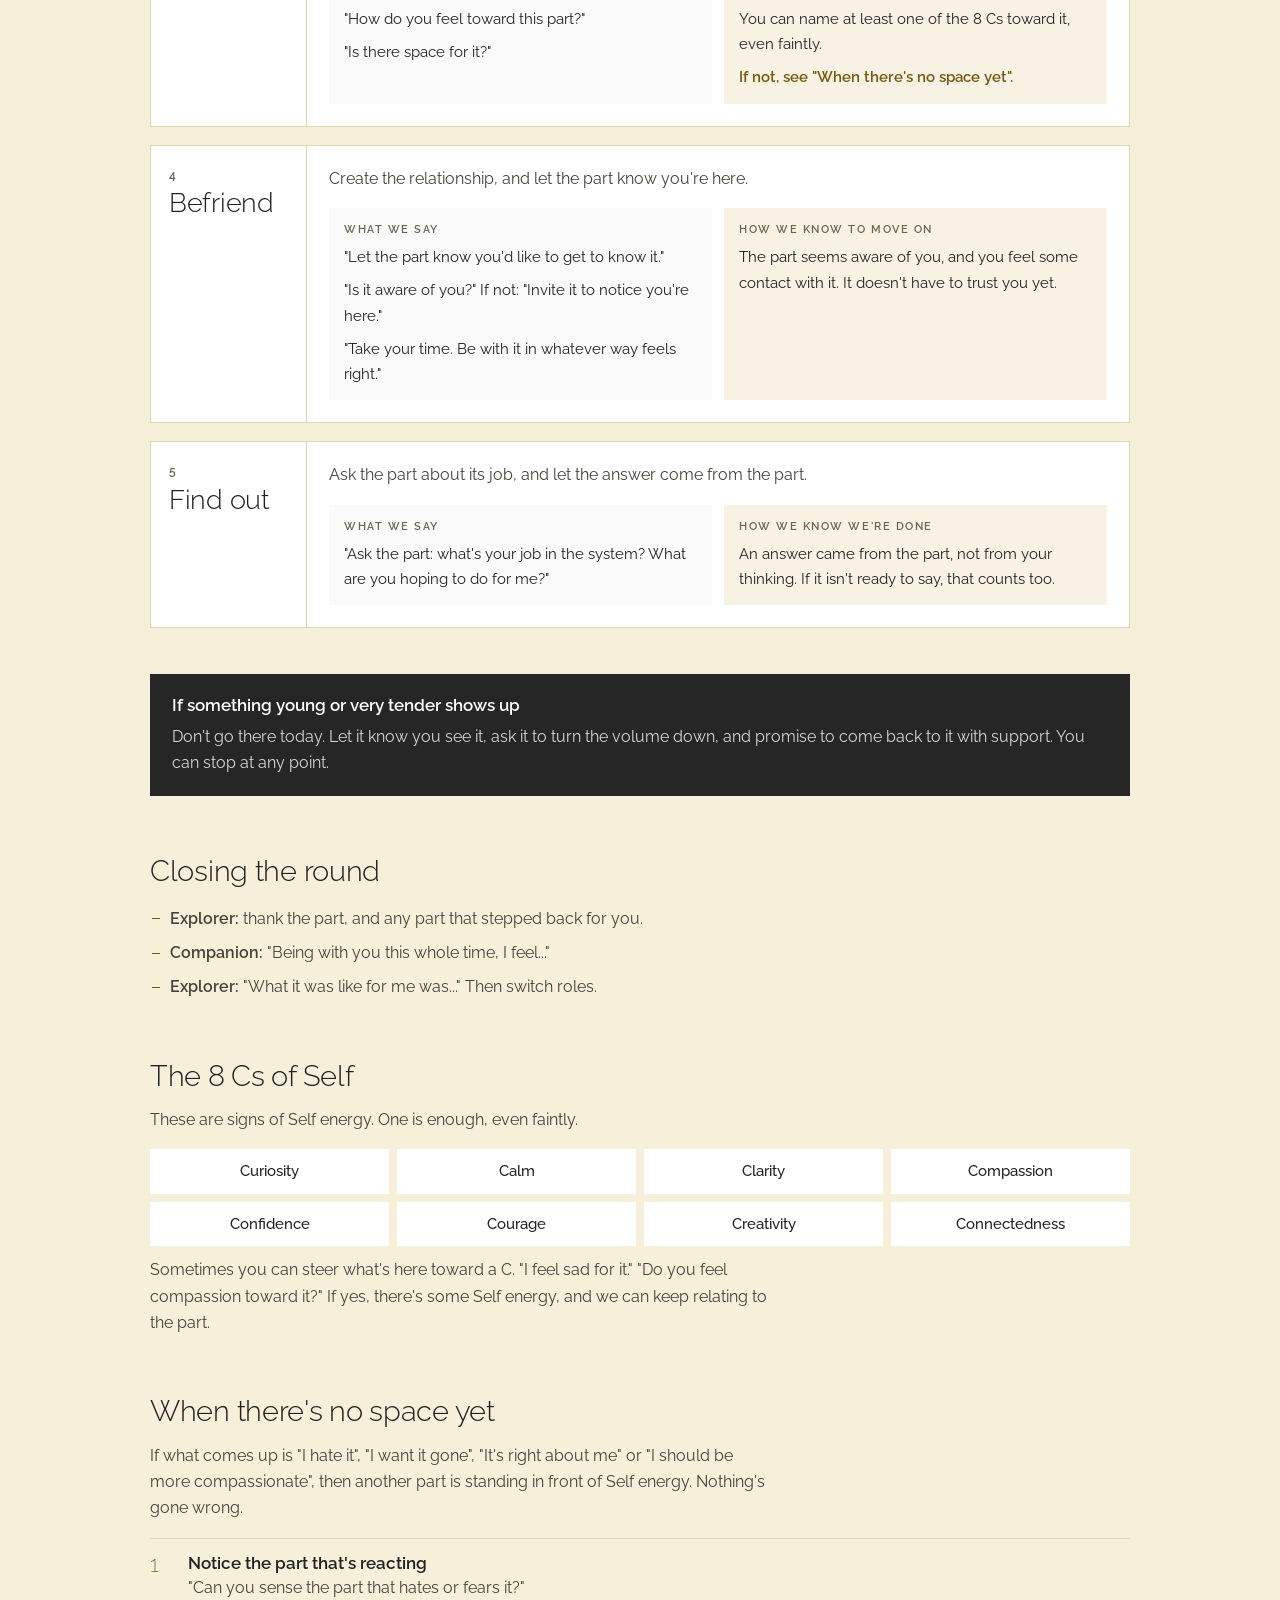
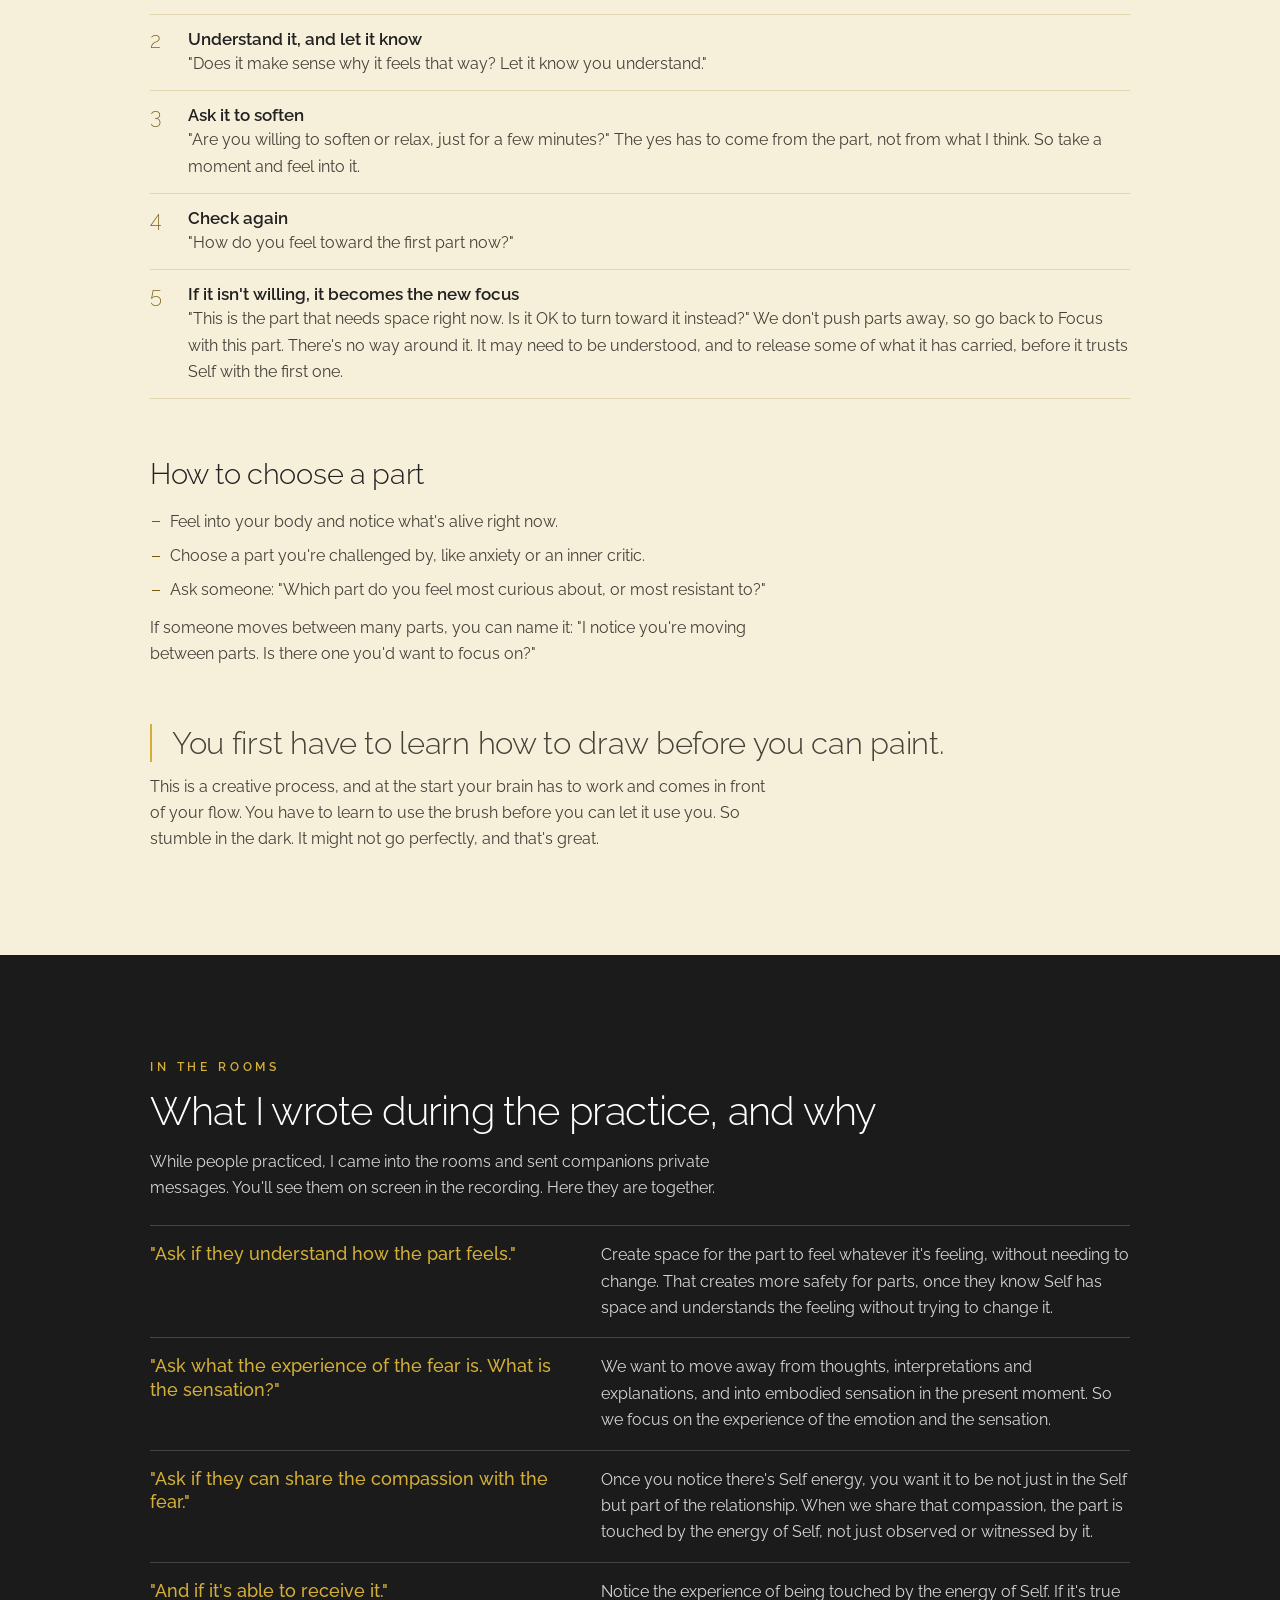
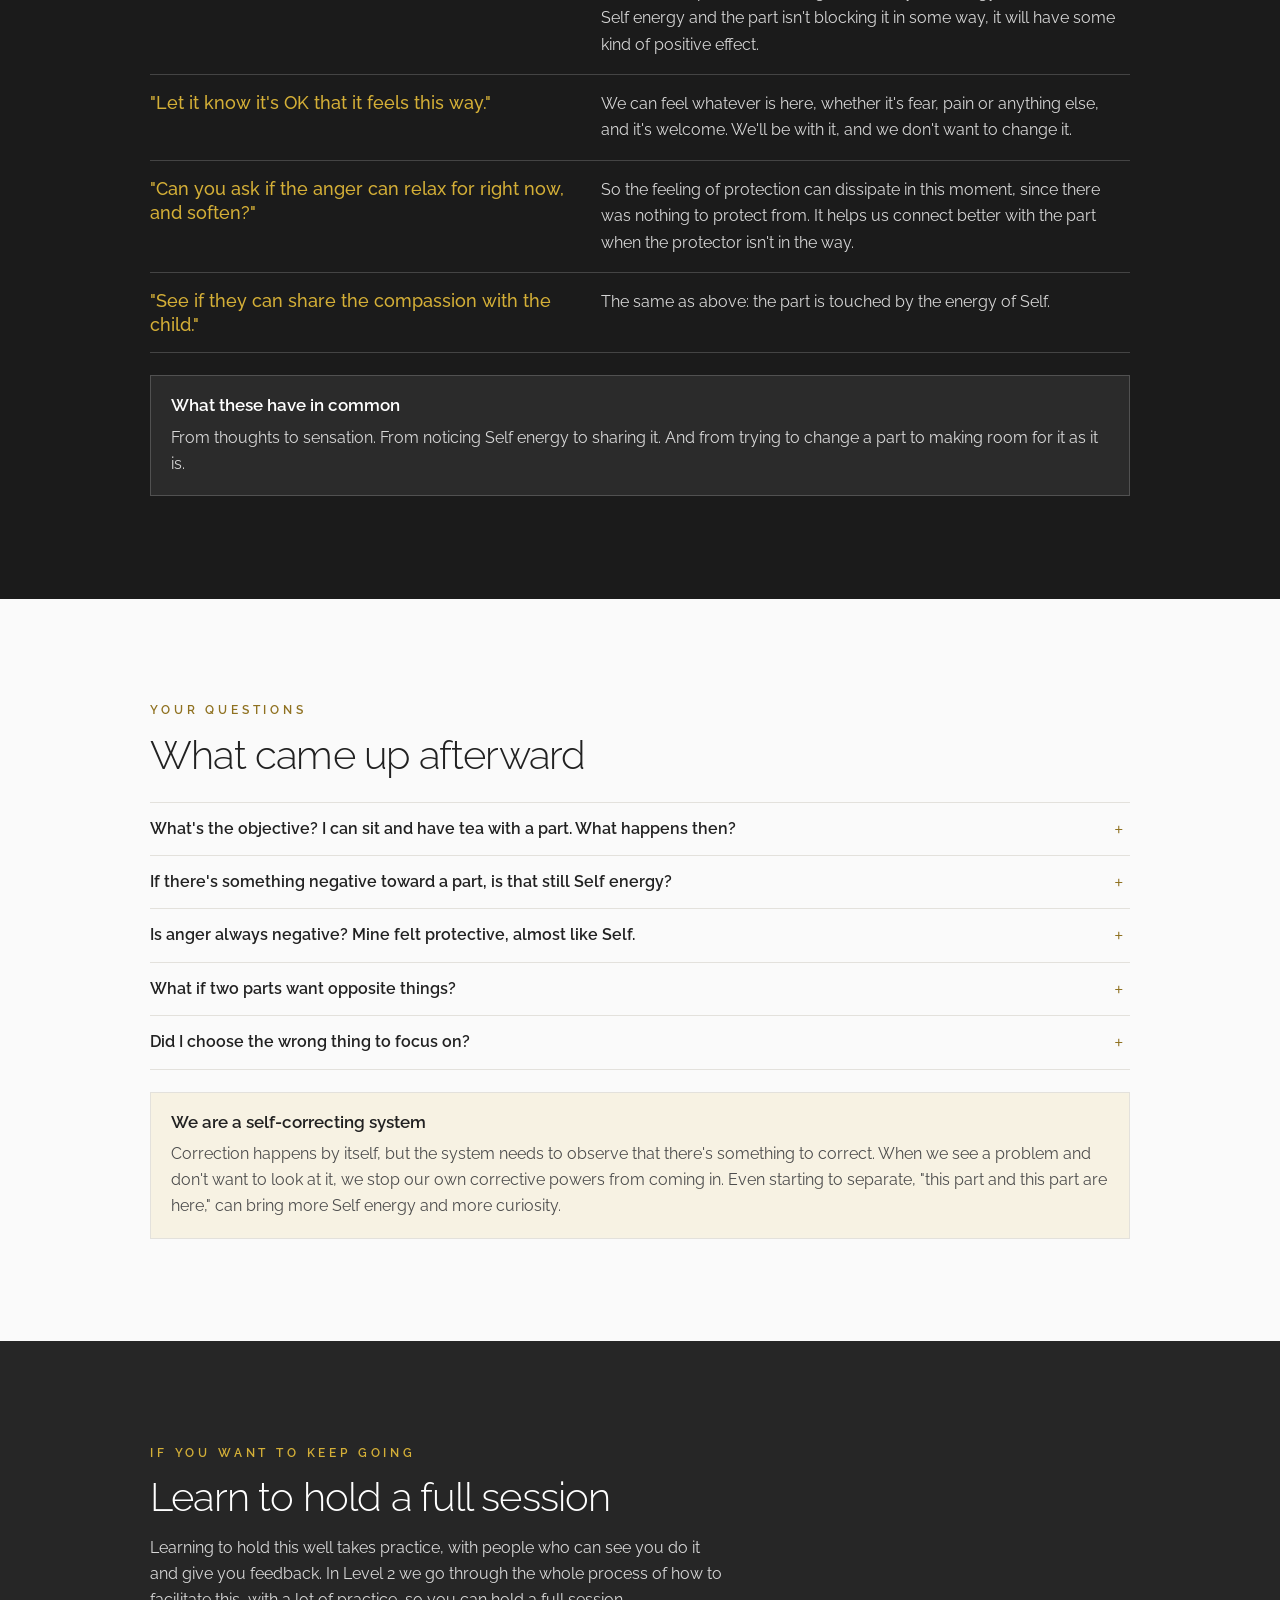
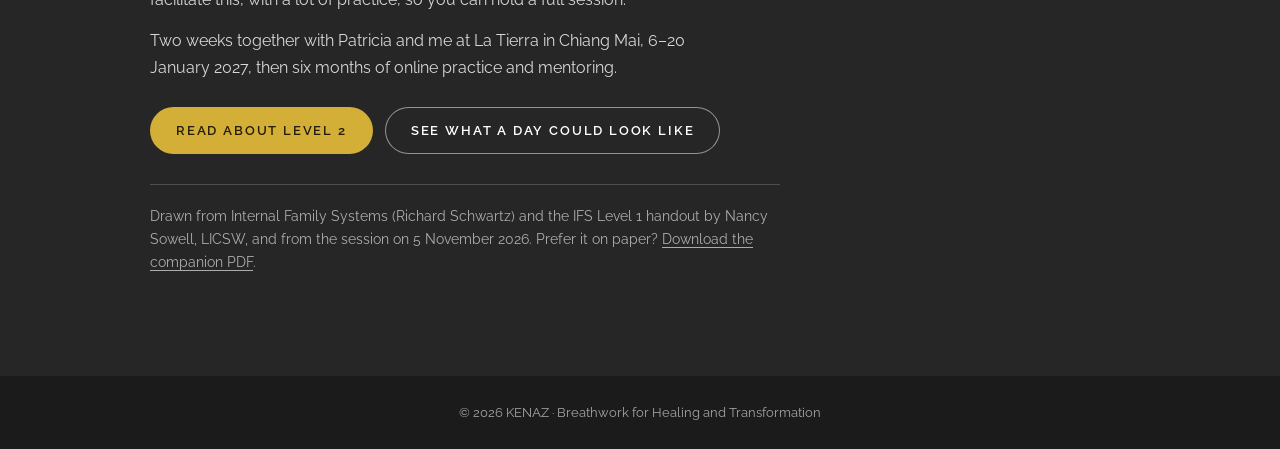
<file: recordings/befriend/index.html>
<!doctype html>
<html lang="en" data-page="recordings/befriend">
<head>
<meta charset="utf-8" />
<meta name="viewport" content="width=device-width, initial-scale=1" />
<title>Befriending Our Shadows · The recording and guide</title>
<meta name="description" content="The recording of Befriending Our Shadows, with a guide to the first steps in facilitating parts work." />
<meta name="robots" content="noindex, nofollow" />
<link rel="icon" href="../../assets/kenaz/6247a7dbbd6a4724bd88197664e0f6dd.png" />
<link rel="preconnect" href="https://fonts.googleapis.com" />
<link rel="preconnect" href="https://fonts.gstatic.com" crossorigin />
<link href="https://fonts.googleapis.com/css2?family=Raleway:wght@200;300;400;500;600&display=swap" rel="stylesheet" />
<style>
  :root{
    --bg:#fafafa; --surface:#fff; --fg:#212121; --body:#4d4d4d; --muted:#737373; --border:#e3e1dc;
    --accent:#d4af37; --accent-deep:#8f7120; --tint:#f7f2e3; --ink:#1b1b1b; --ink-2:#262626;
    --font:"Raleway","Nunito Sans","Open Sans",-apple-system,system-ui,sans-serif;
    --pad:clamp(16px,5vw,80px);
  }
  *{box-sizing:border-box;margin:0;padding:0}
  html{scroll-behavior:smooth}
  body{font-family:var(--font);font-weight:400;color:var(--fg);background:var(--bg);line-height:1.65;font-size:clamp(16px,1.05vw,18px);-webkit-font-smoothing:antialiased}
  a{color:inherit;text-decoration:none}
  b{font-weight:600}
  .chev path{fill:none;stroke:var(--accent);stroke-width:1.4;stroke-linecap:round;stroke-linejoin:round}
  .chev,.chev svg{display:block}

  .nav{display:flex;align-items:center;justify-content:space-between;gap:16px;padding:18px var(--pad);border-bottom:1px solid var(--border);background:var(--bg)}
  .brand{display:flex;align-items:center;gap:10px}
  .wordmark{letter-spacing:.42em;font-weight:300;font-size:15px}
  .nav-cta{font-size:12.5px;letter-spacing:.14em;text-transform:uppercase;font-weight:500;border:1px solid var(--accent);color:var(--accent-deep);padding:9px 18px;border-radius:999px;white-space:nowrap}
  .nav-cta:hover{background:var(--accent);color:#241d05}

  .wrap{max-width:calc(980px + 2*var(--pad));margin:0 auto;padding:0 var(--pad)}
  .band{padding:clamp(52px,8vw,104px) 0;background:var(--bg);color:var(--fg)}
  /* Section tones, the same three the Level 2 homepage uses. Each one remaps the tokens below it. */
  .on-dark{--body:rgba(255,255,255,.82);--muted:rgba(255,255,255,.62);--border:rgba(255,255,255,.18);--accent-deep:var(--accent);--tint:rgba(255,255,255,.07);--fg:#fff;background:var(--ink);color:#fff}
  .on-warm{--body:#45413a;--muted:#6a6455;--border:#e2d6b1;--accent-deep:#75590f;background:#f6efd9}
  .page-head{margin-bottom:clamp(32px,5vw,52px)}
  .eyebrow{display:block;font-size:12px;font-weight:600;letter-spacing:.32em;text-transform:uppercase;color:var(--accent-deep)}
  h1,h2{font-weight:300;line-height:1.12;letter-spacing:-.02em}
  h1{font-size:clamp(38px,6vw,64px);margin-top:.3em}
  h2{font-size:clamp(28px,3.8vw,40px);margin-top:.3em}
  h3{font-size:1.06em;font-weight:600;line-height:1.35}
  .lede{color:var(--body);max-width:62ch;margin-top:1em}
  .intro{color:var(--body);max-width:62ch;margin-top:.9em}
  .note{font-size:.92em;color:var(--muted);max-width:62ch;margin-top:1em}

  .jump{display:flex;flex-wrap:wrap;gap:8px;margin-top:22px;list-style:none}
  .jump a{display:block;font-size:13.5px;font-weight:500;padding:7px 14px;border:1px solid var(--border);border-radius:999px}
  .jump a:hover{border-color:var(--accent);color:var(--accent-deep)}

  /* Recording */
  .player{position:relative;aspect-ratio:16/9;background:#000}
  .player iframe{position:absolute;inset:0;width:100%;height:100%;border:0}
  .chapters-head{display:flex;flex-wrap:wrap;align-items:baseline;justify-content:space-between;gap:4px 16px;margin-top:26px}
  .chapters-head p{font-size:.92em;color:var(--muted)}
  .chapters{list-style:none;margin-top:12px;columns:2;column-gap:32px;border-top:1px solid var(--border)}
  .chapters li{break-inside:avoid;border-bottom:1px solid var(--border)}
  .chapters a{display:grid;grid-template-columns:62px minmax(0,1fr);gap:8px;padding:9px 4px;font-size:.95em}
  .chapters a:hover{background:var(--tint)}
  .chapters .t{font-variant-numeric:tabular-nums;color:var(--accent-deep);font-weight:600;font-size:.92em;padding-top:1px}
  .chapters a.now{background:var(--tint)}
  .privacy{margin-top:20px;padding:14px 18px;background:var(--tint);font-size:.95em;color:var(--body)}

  /* Teaching */
  .prose{display:grid;gap:clamp(30px,4vw,44px);margin-top:30px}
  .prose article{max-width:66ch}
  .prose article p{color:var(--body);margin-top:.55em}
  .pair{display:grid;grid-template-columns:repeat(2,minmax(0,1fr));gap:14px;margin-top:14px}
  .panel{background:var(--surface);border:1px solid var(--border);padding:18px 20px;min-width:0}
  .on-dark .panel{background:var(--tint)}
  .panel p{color:var(--body);margin-top:.45em}
  .panel.warm{background:var(--tint);border-color:var(--border)}
  .pull{font-size:clamp(23px,3vw,31px);font-weight:300;line-height:1.25;letter-spacing:-.01em;color:var(--accent-deep);border-left:2px solid var(--accent);padding-left:20px;max-width:30ch}

  /* The process */
  .roles{margin-top:26px}
  .flabel{font-size:11px;font-weight:600;letter-spacing:.14em;text-transform:uppercase;color:var(--muted);display:block;margin-bottom:6px}
  .checkin{font-size:clamp(19px,2.2vw,23px);font-weight:300;line-height:1.35;margin-top:30px;color:var(--accent-deep)}
  .steps{list-style:none;display:grid;gap:18px;margin-top:22px}
  .step{background:var(--surface);border:1px solid var(--border);--tint:#f7f2e3;display:grid;grid-template-columns:156px minmax(0,1fr)}
  .step-name{padding:20px 18px;border-right:1px solid var(--border)}
  .step-name .n{display:block;font-size:12px;font-weight:600;letter-spacing:.14em;color:var(--muted)}
  .step-name .w{display:block;font-size:27px;font-weight:300;line-height:1.15;letter-spacing:-.01em;margin-top:2px}
  .step-body{padding:20px 22px 22px;min-width:0}
  .step-body>p{color:var(--body)}
  .step-body>p+p{margin-top:.6em}
  .say{display:grid;grid-template-columns:repeat(2,minmax(0,1fr));gap:12px;margin-top:16px}
  .say>div{padding:13px 15px;min-width:0}
  .say .we{background:var(--bg)}
  .say .know{background:var(--tint)}
  .say p{font-size:.96em}
  .say p+p{margin-top:.5em}
  .say .go{font-weight:600;color:var(--accent-deep)}

  .sub{margin-top:clamp(38px,5vw,56px)}
  .sub>p{color:var(--body);max-width:62ch;margin-top:.7em}
  .sub h3.big{font-size:clamp(23px,2.8vw,29px);font-weight:300;letter-spacing:-.01em}
  .cs{display:grid;grid-template-columns:repeat(4,minmax(0,1fr));gap:8px;margin-top:16px;list-style:none}
  .cs li{background:var(--surface);padding:10px 6px;text-align:center;font-weight:500;font-size:.92em;overflow-wrap:anywhere}
  .numbered{list-style:none;counter-reset:n;display:grid;gap:0;margin-top:16px;border-top:1px solid var(--border)}
  .numbered li{counter-increment:n;display:grid;grid-template-columns:38px minmax(0,1fr);padding:13px 0;border-bottom:1px solid var(--border)}
  .numbered li::before{content:counter(n);font-size:22px;font-weight:200;line-height:1.15;color:var(--accent-deep)}
  .numbered p{color:var(--body)}
  .bullets{list-style:none;margin-top:14px;display:grid;gap:8px;max-width:62ch}
  .bullets li{padding-left:20px;position:relative;color:var(--body)}
  .bullets li::before{content:"";position:absolute;left:2px;top:.8em;width:8px;height:1px;background:var(--accent-deep)}
  .care{background:var(--ink-2);color:#fff;padding:20px 22px;margin-top:clamp(34px,4vw,46px)}
  .care p{color:rgba(255,255,255,.82);margin-top:.4em}

  /* In the rooms */
  .notes{margin-top:24px;border-top:1px solid var(--border)}
  .msg{display:grid;grid-template-columns:minmax(0,1fr) minmax(0,1.25fr);gap:12px 28px;padding:16px 0;border-bottom:1px solid var(--border)}
  .msg .said{font-size:1.1em;line-height:1.35;color:var(--accent-deep);font-weight:500}
  .msg .why{color:var(--body)}

  /* Questions */
  .qa{margin-top:24px;border-top:1px solid var(--border)}
  .qa details{border-bottom:1px solid var(--border)}
  .qa summary{cursor:pointer;font-weight:600;padding:15px 34px 15px 0;list-style:none;position:relative;line-height:1.4}
  .qa summary::-webkit-details-marker{display:none}
  .qa summary::after{content:"+";position:absolute;right:6px;top:11px;font-size:23px;font-weight:300;color:var(--accent-deep)}
  .qa details[open] summary::after{content:"\2212"}
  .qa details p{color:var(--body);padding-bottom:18px;max-width:64ch}

  /* Keep going */
  .close.on-dark{background:var(--ink-2)}
  .close p{color:var(--body);max-width:58ch;margin-top:.9em}
  .actions{display:flex;flex-wrap:wrap;gap:12px;margin-top:26px}
  .btn{display:inline-block;background:var(--accent);color:#241d05;font-size:13px;letter-spacing:.14em;text-transform:uppercase;font-weight:600;padding:13px 26px;border-radius:999px;text-align:center}
  .btn:hover{background:#fff}
  .btn.ghost{background:transparent;color:#fff;box-shadow:inset 0 0 0 1px rgba(255,255,255,.5)}
  .btn.ghost:hover{background:#fff;color:#241d05}

  .close p.source{font-size:.86em;color:var(--muted);max-width:70ch;margin-top:30px;padding-top:20px;border-top:1px solid var(--border)}
  footer{background:var(--ink);color:rgba(255,255,255,.6);padding:26px var(--pad);font-size:13px;text-align:center}
  :focus-visible{outline:2px solid var(--accent-deep);outline-offset:3px}

  @media (max-width:720px){
    .chapters{columns:1}
    .pair,.say,.msg{grid-template-columns:minmax(0,1fr)}
    .step{grid-template-columns:minmax(0,1fr)}
    .step-name{border-right:none;border-bottom:1px solid var(--border);display:flex;align-items:baseline;gap:12px;padding:13px 18px}
    .step-body{padding:16px 18px 18px}
    .cs{grid-template-columns:repeat(2,minmax(0,1fr))}
    .actions .btn{width:100%}
  }
  @media (prefers-reduced-motion:reduce){html{scroll-behavior:auto}}
</style>
</head>
<body>
<nav class="nav">
  <a class="brand" href="../../index.html" aria-label="KENAZ home">
    <span class="chev" aria-hidden="true"><svg width="22" height="22" viewBox="0 0 24 24"><path d="M12.5 4.5 6.5 12l6 7.5M19 4.5 13 12l6 7.5"/></svg></span>
    <span class="wordmark">KENAZ</span>
  </a>
  <a class="nav-cta" href="../../index.html" data-cta="Session Nav Level 2">Level 2</a>
</nav>

<main>
  <section class="band on-dark" id="recording"><div class="wrap">
  <header class="page-head">
    <span class="eyebrow">Recording and guide</span>
    <h1>Befriending Our Shadows</h1>
    <p class="lede">The first steps in facilitating parts work, recorded on 5 November 2026. It isn't about understanding parts in the mind. It's about embodying this, which is why working on your own parts matters as you get better at working with other people's.</p>
    <ul class="jump" aria-label="On this page">
      <li><a href="#recording">The recording</a></li>
      <li><a href="#teaching">What we explored</a></li>
      <li><a href="#process">The process</a></li>
      <li><a href="#rooms">In the rooms</a></li>
      <li><a href="#questions">Your questions</a></li>
      <li><a href="#level-2">Level 2</a></li>
    </ul>
  </header>

    <div class="player" id="player">
      <iframe id="video" src="https://www.youtube-nocookie.com/embed/WK-lHnM82pc?rel=0&amp;cc_load_policy=1" title="Befriending Our Shadows recording" allow="autoplay; encrypted-media; picture-in-picture; fullscreen" referrerpolicy="strict-origin-when-cross-origin" allowfullscreen></iframe>
    </div>
    <p class="privacy">People shared openly in this session, so please keep this page to yourself.</p>

    <div class="chapters-head">
      <h2>Chapters</h2>
      <p>Choose one to jump to it. Subtitles are on.</p>
    </div>
    <ol class="chapters" id="chapters">
      <li><a href="https://youtu.be/WK-lHnM82pc?t=0" data-t="0"><span class="t">0:00</span><span>Welcome</span></a></li>
      <li><a href="https://youtu.be/WK-lHnM82pc?t=54" data-t="54"><span class="t">0:54</span><span>The parts reflection exercise</span></a></li>
      <li><a href="https://youtu.be/WK-lHnM82pc?t=87" data-t="87"><span class="t">1:27</span><span>Parts reflection: how it was</span></a></li>
      <li><a href="https://youtu.be/WK-lHnM82pc?t=330" data-t="330"><span class="t">5:30</span><span>Kindergarten teacher or parent</span></a></li>
      <li><a href="https://youtu.be/WK-lHnM82pc?t=514" data-t="514"><span class="t">8:34</span><span>Self-leadership: from string to sweater</span></a></li>
      <li><a href="https://youtu.be/WK-lHnM82pc?t=691" data-t="691"><span class="t">11:31</span><span>No bad parts</span></a></li>
      <li><a href="https://youtu.be/WK-lHnM82pc?t=867" data-t="867"><span class="t">14:27</span><span>Knowing isn't enough</span></a></li>
      <li><a href="https://youtu.be/WK-lHnM82pc?t=981" data-t="981"><span class="t">16:21</span><span>The Fs: Find</span></a></li>
      <li><a href="https://youtu.be/WK-lHnM82pc?t=1109" data-t="1109"><span class="t">18:29</span><span>The Fs: Focus</span></a></li>
      <li><a href="https://youtu.be/WK-lHnM82pc?t=1267" data-t="1267"><span class="t">21:07</span><span>The Fs: Feel and the 8 Cs</span></a></li>
      <li><a href="https://youtu.be/WK-lHnM82pc?t=1441" data-t="1441"><span class="t">24:01</span><span>When another part is in the way</span></a></li>
      <li><a href="https://youtu.be/WK-lHnM82pc?t=1736" data-t="1736"><span class="t">28:56</span><span>Setting up the practice</span></a></li>
      <li><a href="https://youtu.be/WK-lHnM82pc?t=2053" data-t="2053"><span class="t">34:13</span><span>In the rooms: first practice</span></a></li>
      <li><a href="https://youtu.be/WK-lHnM82pc?t=2164" data-t="2164"><span class="t">36:04</span><span>In the rooms: second practice</span></a></li>
      <li><a href="https://youtu.be/WK-lHnM82pc?t=2407" data-t="2407"><span class="t">40:07</span><span>In the rooms: third practice</span></a></li>
      <li><a href="https://youtu.be/WK-lHnM82pc?t=2601" data-t="2601"><span class="t">43:21</span><span>What people noticed</span></a></li>
      <li><a href="https://youtu.be/WK-lHnM82pc?t=2820" data-t="2820"><span class="t">47:00</span><span>Q&amp;A: choosing a part</span></a></li>
      <li><a href="https://youtu.be/WK-lHnM82pc?t=2880" data-t="2880"><span class="t">48:00</span><span>Q&amp;A: is anger negative?</span></a></li>
      <li><a href="https://youtu.be/WK-lHnM82pc?t=3041" data-t="3041"><span class="t">50:41</span><span>Polarities and the boardroom</span></a></li>
      <li><a href="https://youtu.be/WK-lHnM82pc?t=3299" data-t="3299"><span class="t">54:59</span><span>What people noticed, continued</span></a></li>
      <li><a href="https://youtu.be/WK-lHnM82pc?t=3506" data-t="3506"><span class="t">58:26</span><span>Q&amp;A: getting to know a part</span></a></li>
      <li><a href="https://youtu.be/WK-lHnM82pc?t=3664" data-t="3664"><span class="t">1:01:04</span><span>Closing</span></a></li>
    </ol>
  </div></section>

  <section class="band" id="teaching"><div class="wrap">
    <span class="eyebrow">Companion</span>
    <h2>What we explored</h2>
    <div class="prose">
      <article>
        <h3>Where we started: the parts reflection</h3>
        <p>One person shares freely. The other listens for parts and reflects back: "This is what I hear. It might not be right. You've got this part, this part, and this part. How is it to hear that?" It isn't about being right or wrong. It starts to untangle what was one big knot.</p>
        <p>You may notice your own parts getting triggered as you listen, through resonance or resistance. Notice it, and don't let it take over.</p>
      </article>
      <article>
        <h3>From a ball of string to a sweater</h3>
        <p>The purpose of IFS is what we call Self-leadership: a deeper, Self-led relationship with our parts. Parts want to be seen, understood and acknowledged. They don't want to stay in the shadow. They want to be an integrated part of the system.</p>
        <p>Think of a ball of tangled string, and a sweater where you know every stitch. We can't turn the ball into a sweater until we've untangled it. That's the first step. When there's a relationship with a part, we can go further, toward the place where it's frozen in the past. A critic isn't talking to you as you are today. It's still protecting a child.</p>
      </article>
      <div>
        <h3>Kindergarten teacher or parent</h3>
        <div class="pair">
          <div class="panel">
            <h3>The kindergarten teacher</h3>
            <p>"At some point this one will go away. The parent will come and pick them up." It's easier: someone will rescue me, or I'll be able to push this part aside.</p>
          </div>
          <div class="panel warm">
            <h3>The parent</h3>
            <p>"I am the one responsible for this part: to nourish it, to work with it, to love it." It's harder, and it's what Self-leadership asks of us.</p>
          </div>
        </div>
        <p class="intro">When a child screams in the supermarket aisle, part of the parent hates the child in that moment. In healthy parents, that part isn't driving the bus. Part of them is challenged, and part of them still loves and cares. We learn to turn toward both.</p>
      </div>
      <p class="pull">There are no bad parts.</p>
      <article>
        <p>All parts, even the ones we hate, are at their core trying to protect us and help the system. They're using strategies that were crucial in the past and aren't serving us now. Because those strategies hurt, other parts hate them, and that's why we end up saying, "this part is holding me back."</p>
      </article>
      <article>
        <h3>Knowing isn't enough</h3>
        <p>I might know in my mind that a monster part is really a little child, because I read it in all the books. That doesn't mean I feel it, or can relate to the part that way. We have to embody it, and that means practice.</p>
      </article>
      <article>
        <h3>Why a facilitator helps</h3>
        <p>It's much easier for me to bring love and care to your inner critic than it is for you. So I help by modeling it, and by being someone willing to see the part while you watch. I'm bringing my Self energy in. If your part triggers me, I can't do that, which is why this work starts with our own parts.</p>
      </article>
    </div>
  </div></section>

  <section class="band on-warm" id="process"><div class="wrap">
    <span class="eyebrow">Guide</span>
    <h2>The process: befriending a part</h2>
    <p class="intro">This is the first step of doing IFS with someone. We practiced the first three Fs in the session. Befriend and Find out take it further. You can do this with a partner, one of you in each role.</p>

    <div class="pair roles">
      <div class="panel">
        <h3>The explorer</h3>
        <p>Turn inward and say out loud what you notice. Everything is optional, including answering.</p>
      </div>
      <div class="panel">
        <h3>The companion</h3>
        <p>Read the questions slowly, then wait. No fixing, no advice, no interpreting. Silence is good.</p>
      </div>
    </div>

    <p class="checkin">After each F, ask: Have we finished this F? How do we know?</p>

    <ol class="steps">
      <li class="step">
        <div class="step-name"><span class="n">1</span><span class="w">Find</span></div>
        <div class="step-body">
          <p>Notice which part is here. Noticing it already helps it unblend. We often begin with the old view: "It's annoying me, it stops me from being who I am." Direct the person to find the part, through a sensation in the body or an image. We call this a trailhead. Just one small thing is enough. There's no right or wrong.</p>
          <div class="say">
            <div class="we"><span class="flabel">What we say</span>
              <p>"What part would you like to get to know today? Maybe the one that's hardest to be with."</p>
              <p>"How do you experience this part? Is there a sensation in your body, or an image?"</p>
            </div>
            <div class="know"><span class="flabel">How we know to move on</span>
              <p>You can say "there's a part of me that..." and point to how you sense it.</p>
            </div>
          </div>
        </div>
      </li>
      <li class="step">
        <div class="step-name"><span class="n">2</span><span class="w">Focus</span></div>
        <div class="step-body">
          <p>Focus expands Find. What matters here is that the person doesn't go into the mind and interpret, because that moves away from the present moment. Come back to the embodied experience, and use imagination.</p>
          <p>You can offer words, like tingly, stabby or dense. Even when they're wrong, they help: "It's not dense, it's actually more airy." The more tangible it gets, the more there is to relate to.</p>
          <div class="say">
            <div class="we"><span class="flabel">What we say</span>
              <p>"Find the experience in your body. Is it OK to focus on it now?"</p>
              <p>"What sensation? What color? Is there a sound, a shape, a weight? Does it move? Is it heavy or light? Is there a kinetic energy?"</p>
            </div>
            <div class="know"><span class="flabel">How we know to move on</span>
              <p>Your attention is resting on it, and you've noticed at least one more detail about it.</p>
            </div>
          </div>
        </div>
      </li>
      <li class="step">
        <div class="step-name"><span class="n">3</span><span class="w">Feel</span></div>
        <div class="step-body">
          <p>This is the crucial step, because it tells us where to go. Now there's me and there's the part, and I can notice our current relationship.</p>
          <div class="say">
            <div class="we"><span class="flabel">What we say</span>
              <p>"How do you feel toward this part?"</p>
              <p>"Is there space for it?"</p>
            </div>
            <div class="know"><span class="flabel">How we know to move on</span>
              <p>You can name at least one of the 8 Cs toward it, even faintly.</p>
              <p class="go"><a href="#no-space">If not, see "When there's no space yet".</a></p>
            </div>
          </div>
        </div>
      </li>
      <li class="step">
        <div class="step-name"><span class="n">4</span><span class="w">Befriend</span></div>
        <div class="step-body">
          <p>Create the relationship, and let the part know you're here.</p>
          <div class="say">
            <div class="we"><span class="flabel">What we say</span>
              <p>"Let the part know you'd like to get to know it."</p>
              <p>"Is it aware of you?" If not: "Invite it to notice you're here."</p>
              <p>"Take your time. Be with it in whatever way feels right."</p>
            </div>
            <div class="know"><span class="flabel">How we know to move on</span>
              <p>The part seems aware of you, and you feel some contact with it. It doesn't have to trust you yet.</p>
            </div>
          </div>
        </div>
      </li>
      <li class="step">
        <div class="step-name"><span class="n">5</span><span class="w">Find out</span></div>
        <div class="step-body">
          <p>Ask the part about its job, and let the answer come from the part.</p>
          <div class="say">
            <div class="we"><span class="flabel">What we say</span>
              <p>"Ask the part: what's your job in the system? What are you hoping to do for me?"</p>
            </div>
            <div class="know"><span class="flabel">How we know we're done</span>
              <p>An answer came from the part, not from your thinking. If it isn't ready to say, that counts too.</p>
            </div>
          </div>
        </div>
      </li>
    </ol>

    <div class="care">
      <h3>If something young or very tender shows up</h3>
      <p>Don't go there today. Let it know you see it, ask it to turn the volume down, and promise to come back to it with support. You can stop at any point.</p>
    </div>

    <div class="sub">
      <h3 class="big">Closing the round</h3>
      <ul class="bullets">
        <li><b>Explorer:</b> thank the part, and any part that stepped back for you.</li>
        <li><b>Companion:</b> "Being with you this whole time, I feel..."</li>
        <li><b>Explorer:</b> "What it was like for me was..." Then switch roles.</li>
      </ul>
    </div>

    <div class="sub">
      <h3 class="big">The 8 Cs of Self</h3>
      <p>These are signs of Self energy. One is enough, even faintly.</p>
      <ul class="cs">
        <li>Curiosity</li><li>Calm</li><li>Clarity</li><li>Compassion</li>
        <li>Confidence</li><li>Courage</li><li>Creativity</li><li>Connectedness</li>
      </ul>
      <p>Sometimes you can steer what's here toward a C. "I feel sad for it." "Do you feel compassion toward it?" If yes, there's some Self energy, and we can keep relating to the part.</p>
    </div>

    <div class="sub" id="no-space">
      <h3 class="big">When there's no space yet</h3>
      <p>If what comes up is "I hate it", "I want it gone", "It's right about me" or "I should be more compassionate", then another part is standing in front of Self energy. Nothing's gone wrong.</p>
      <ol class="numbered">
        <li><div><h3>Notice the part that's reacting</h3><p>"Can you sense the part that hates or fears it?"</p></div></li>
        <li><div><h3>Understand it, and let it know</h3><p>"Does it make sense why it feels that way? Let it know you understand."</p></div></li>
        <li><div><h3>Ask it to soften</h3><p>"Are you willing to soften or relax, just for a few minutes?" The yes has to come from the part, not from what I think. So take a moment and feel into it.</p></div></li>
        <li><div><h3>Check again</h3><p>"How do you feel toward the first part now?"</p></div></li>
        <li><div><h3>If it isn't willing, it becomes the new focus</h3><p>"This is the part that needs space right now. Is it OK to turn toward it instead?" We don't push parts away, so go back to Focus with this part. There's no way around it. It may need to be understood, and to release some of what it has carried, before it trusts Self with the first one.</p></div></li>
      </ol>
    </div>

    <div class="sub">
      <h3 class="big">How to choose a part</h3>
      <ul class="bullets">
        <li>Feel into your body and notice what's alive right now.</li>
        <li>Choose a part you're challenged by, like anxiety or an inner critic.</li>
        <li>Ask someone: "Which part do you feel most curious about, or most resistant to?"</li>
      </ul>
      <p>If someone moves between many parts, you can name it: "I notice you're moving between parts. Is there one you'd want to focus on?"</p>
    </div>

    <div class="sub">
      <p class="pull">You first have to learn how to draw before you can paint.</p>
      <p>This is a creative process, and at the start your brain has to work and comes in front of your flow. You have to learn to use the brush before you can let it use you. So stumble in the dark. It might not go perfectly, and that's great.</p>
    </div>
  </div></section>

  <section class="band on-dark" id="rooms"><div class="wrap">
    <span class="eyebrow">In the rooms</span>
    <h2>What I wrote during the practice, and why</h2>
    <p class="intro">While people practiced, I came into the rooms and sent companions private messages. You'll see them on screen in the recording. Here they are together.</p>
    <div class="notes">
      <div class="msg"><p class="said">"Ask if they understand how the part feels."</p><p class="why">Create space for the part to feel whatever it's feeling, without needing to change. That creates more safety for parts, once they know Self has space and understands the feeling without trying to change it.</p></div>
      <div class="msg"><p class="said">"Ask what the experience of the fear is. What is the sensation?"</p><p class="why">We want to move away from thoughts, interpretations and explanations, and into embodied sensation in the present moment. So we focus on the experience of the emotion and the sensation.</p></div>
      <div class="msg"><p class="said">"Ask if they can share the compassion with the fear."</p><p class="why">Once you notice there's Self energy, you want it to be not just in the Self but part of the relationship. When we share that compassion, the part is touched by the energy of Self, not just observed or witnessed by it.</p></div>
      <div class="msg"><p class="said">"And if it's able to receive it."</p><p class="why">Notice the experience of being touched by the energy of Self. If it's true Self energy and the part isn't blocking it in some way, it will have some kind of positive effect.</p></div>
      <div class="msg"><p class="said">"Let it know it's OK that it feels this way."</p><p class="why">We can feel whatever is here, whether it's fear, pain or anything else, and it's welcome. We'll be with it, and we don't want to change it.</p></div>
      <div class="msg"><p class="said">"Can you ask if the anger can relax for right now, and soften?"</p><p class="why">So the feeling of protection can dissipate in this moment, since there was nothing to protect from. It helps us connect better with the part when the protector isn't in the way.</p></div>
      <div class="msg"><p class="said">"See if they can share the compassion with the child."</p><p class="why">The same as above: the part is touched by the energy of Self.</p></div>
    </div>
    <div class="panel warm" style="margin-top:22px">
      <h3>What these have in common</h3>
      <p>From thoughts to sensation. From noticing Self energy to sharing it. And from trying to change a part to making room for it as it is.</p>
    </div>
  </div></section>

  <section class="band" id="questions"><div class="wrap">
    <span class="eyebrow">Your questions</span>
    <h2>What came up afterward</h2>
    <div class="qa">
      <details><summary>What's the objective? I can sit and have tea with a part. What happens then?</summary><p>Self-leadership. First we untangle and relate, as you're doing. Then we can go to the place the part is most afraid of, where it's frozen in the past.</p></details>
      <details><summary>If there's something negative toward a part, is that still Self energy?</summary><p>It means there's another part, holding some negative energy. Self energy emerges naturally in all of us. The question is how to access it.</p></details>
      <details><summary>Is anger always negative? Mine felt protective, almost like Self.</summary><p>I don't think anger is negative. A part that wants to protect is beautiful. And I ask myself: is this relevant to the present moment? Is there something to protect from right now? Usually there isn't, so I ask if the anger can relax while we explore. Anger is a protective emotion, so there's something underneath it, maybe sadness or fear.</p></details>
      <details><summary>What if two parts want opposite things?</summary><p>That's a polarity, and we can ping-pong between them for a long time. When we meet each part and understand what it wants and why, we often find their purpose is very similar: to help and protect us. In a technique we call the boardroom, you sit both parts down with Self. One speaks while the other listens, and then they switch. You're a kind of couples therapist for your parts.</p></details>
      <details><summary>Did I choose the wrong thing to focus on?</summary><p>There's no wrong way to focus on a part and try to understand it. Think of Snape in Harry Potter: we hate him until we learn his history and intentions. It's the same with a part. It's not just you listening. All of your parts are the audience. The more the system knows a part, the more it can connect with it, and with Self.</p></details>
    </div>
    <div class="panel warm" style="margin-top:22px">
      <h3>We are a self-correcting system</h3>
      <p>Correction happens by itself, but the system needs to observe that there's something to correct. When we see a problem and don't want to look at it, we stop our own corrective powers from coming in. Even starting to separate, "this part and this part are here," can bring more Self energy and more curiosity.</p>
    </div>
  </div></section>

  <section class="band close on-dark" id="level-2"><div class="wrap">
    <span class="eyebrow">If you want to keep going</span>
    <h2>Learn to hold a full session</h2>
    <p>Learning to hold this well takes practice, with people who can see you do it and give you feedback. In Level 2 we go through the whole process of how to facilitate this, with a lot of practice, so you can hold a full session.</p>
    <p>Two weeks together with Patricia and me at La Tierra in Chiang Mai, 6–20 January 2027, then six months of online practice and mentoring.</p>
    <div class="actions">
      <a class="btn" href="../../index.html" data-cta="Session Level 2">Read about Level 2</a>
      <a class="btn ghost" href="../../itinerary.html" data-cta="Session Itinerary">See what a day could look like</a>
    </div>
    <p class="source">Drawn from Internal Family Systems (Richard Schwartz) and the IFS Level 1 handout by Nancy Sowell, LICSW, and from the session on 5 November 2026. Prefer it on paper? <a href="https://drive.google.com/file/d/1-PDLjGE7beHuJqAo3UcQYrsS8NhvVmPB/view?usp=sharing" style="text-decoration:underline;text-underline-offset:3px" data-cta="Session Companion PDF">Download the companion PDF</a>.</p>
  </div></section>
</main>

<footer>© 2026 KENAZ · Breathwork for Healing and Transformation</footer>
<script>
  /* Chapter links jump the embedded player. Without JS they open YouTube at that time. */
  (function () {
    var video = document.getElementById('video');
    var player = document.getElementById('player');
    var base = 'https://www.youtube-nocookie.com/embed/WK-lHnM82pc?rel=0&cc_load_policy=1&autoplay=1&start=';
    document.getElementById('chapters').addEventListener('click', function (ev) {
      var link = ev.target.closest('a[data-t]');
      if (!link) return;
      ev.preventDefault();
      video.src = base + link.getAttribute('data-t');
      var current = document.querySelector('.chapters a.now');
      if (current) { current.classList.remove('now'); current.removeAttribute('aria-current'); }
      link.classList.add('now');
      link.setAttribute('aria-current', 'true');
      player.scrollIntoView({ block: 'start' });
    });
  })();
</script>
<script src="../../assets/analytics.js"></script>
</body>
</html>
</file>
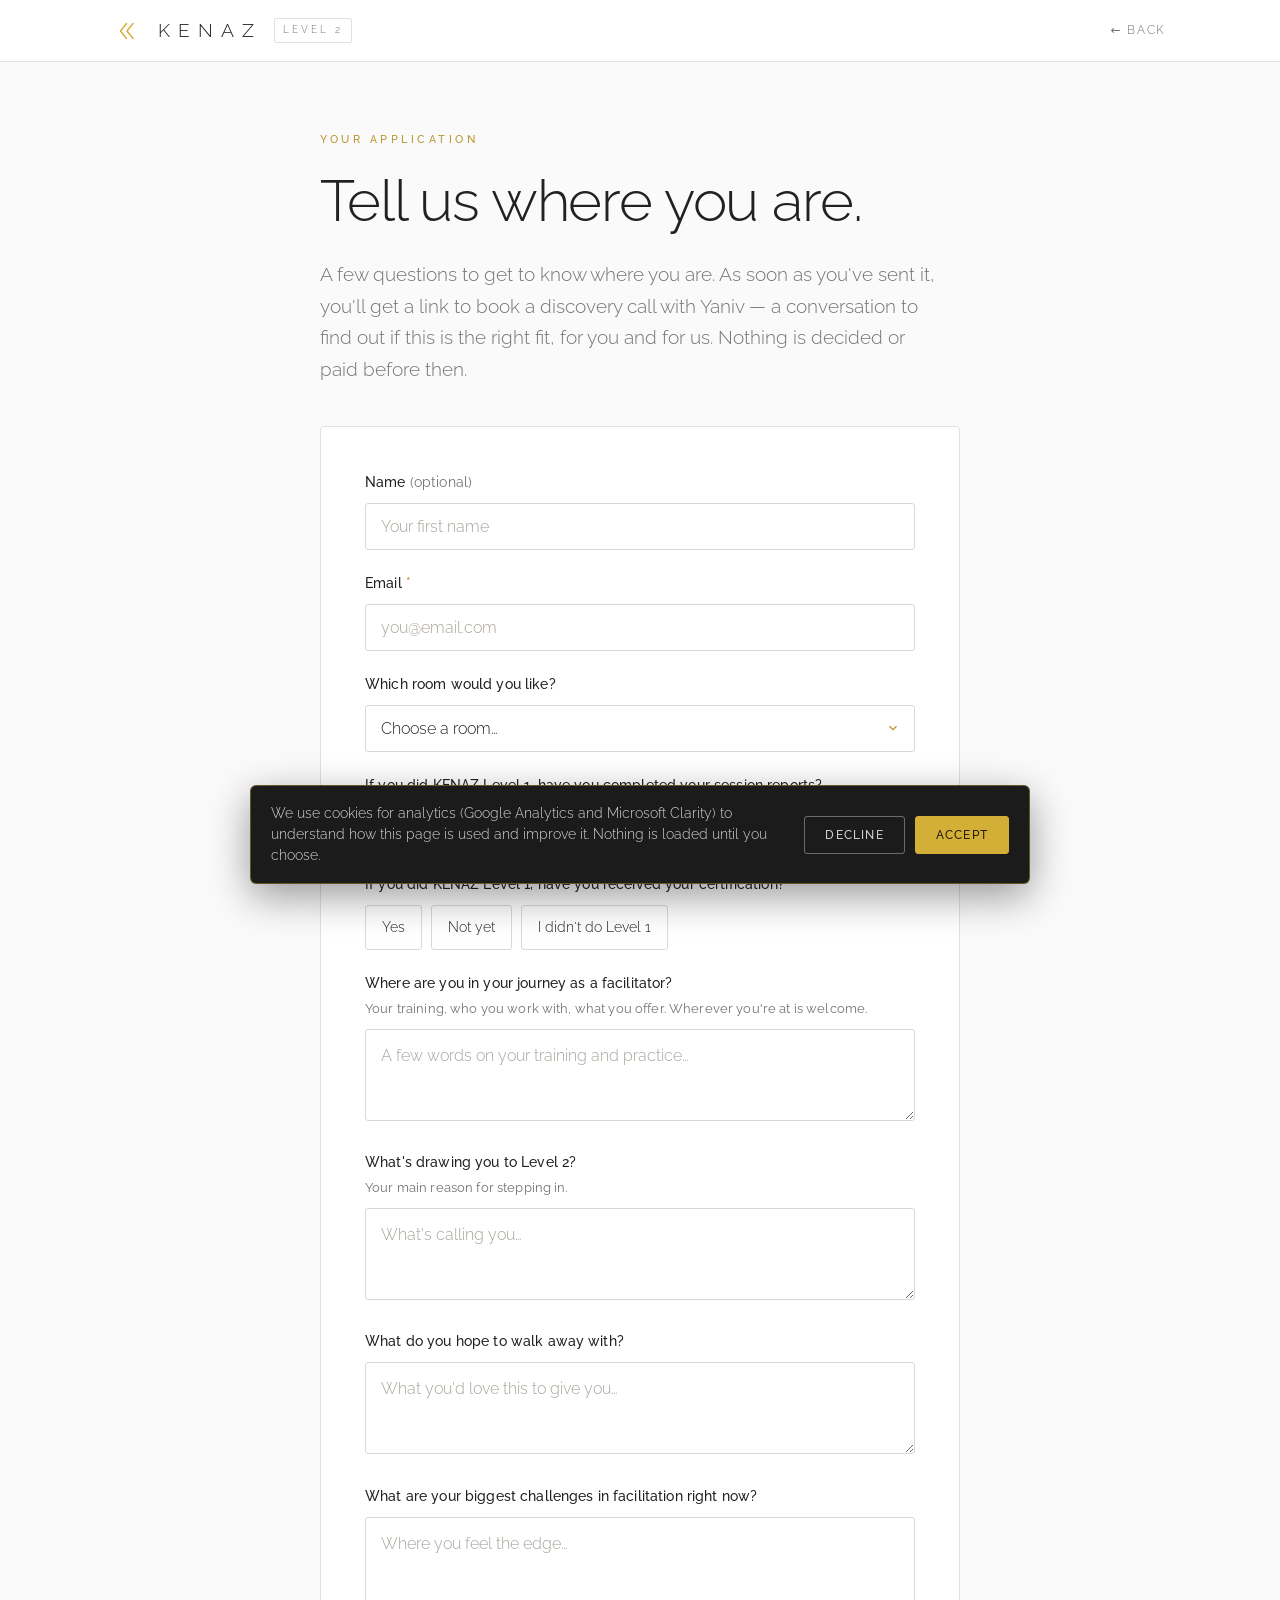
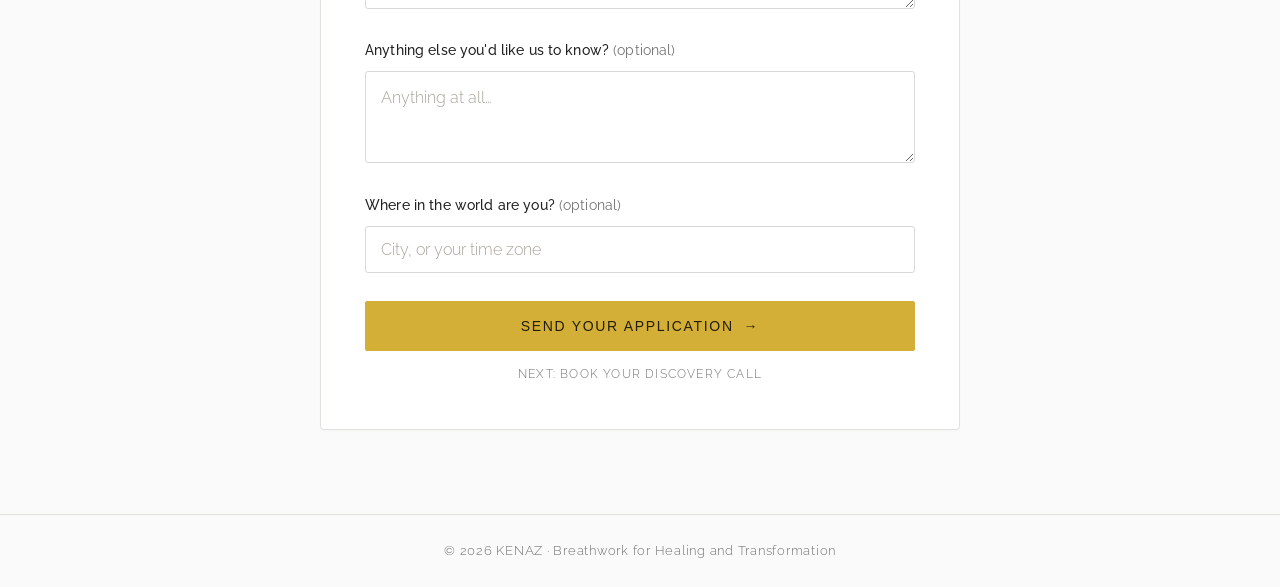
<file: application.html>
<!DOCTYPE html>
<html lang="en">
<head>
<meta charset="utf-8" />
<meta name="viewport" content="width=device-width, initial-scale=1" />
<title>Your application · KENAZ Level 2</title>
<meta name="description" content="Application form for KENAZ Facilitation Mastery. For facilitators ready to go deeper." />
<meta name="robots" content="noindex" />
<link rel="preconnect" href="https://fonts.googleapis.com" />
<link rel="preconnect" href="https://fonts.gstatic.com" crossorigin />
<link href="https://fonts.googleapis.com/css2?family=Raleway:wght@200;300;400;500;600&display=swap" rel="stylesheet" />
<link rel="stylesheet" href="assets/pages.css" />
</head>
<body>

<header class="topbar">
  <div class="in">
    <a class="brand" href="index.html" aria-label="KENAZ home">
      <span class="chev" aria-hidden="true"><svg width="24" height="24" viewBox="0 0 24 24"><path d="M12.5 4.5 6.5 12l6 7.5M19 4.5 13 12l6 7.5"/></svg></span>
      <span class="wm">KENAZ</span>
      <span class="lvl">Level 2</span>
    </a>
    <a class="back" href="apply.html">← Back</a>
  </div>
</header>

<main class="wrap form-page">
  <div id="form-intro">
    <span class="eyebrow">Your application</span>
    <h1>Tell us where you are.</h1>
    <p class="lead">A few questions to get to know where you are. As soon as you've sent it, you'll get a link to book a discovery call with Yaniv — a conversation to find out if this is the right fit, for you and for us. Nothing is decided or paid before then.</p>
  </div>

  <div id="form-view" class="card">
    <form id="app-form" novalidate>
      <input type="hidden" name="_subject" value="New KENAZ Level 2 application" />
      <div class="field">
        <label for="name">Name <span class="opt">(optional)</span></label>
        <input type="text" id="name" name="name" placeholder="Your first name" autocomplete="given-name" />
      </div>
      <div class="field">
        <label for="email">Email <span class="req">*</span></label>
        <input type="email" id="email" name="email" placeholder="you@email.com" autocomplete="email" required aria-describedby="email-err" />
        <span class="err-msg" id="email-err" role="alert">Please enter a valid email so we can reach you.</span>
      </div>
      <div class="field">
        <label for="room_preference">Which room would you like?</label>
        <select id="room_preference" name="room_preference">
          <option value="" selected>Choose a room…</option>
          <option value="Shared Bungalow">Shared Bungalow</option>
          <option value="Private Bungalow">Private Bungalow (only 2 left)</option>
          <option value="Not sure yet">Not sure yet</option>
        </select>
      </div>
      <div class="field">
        <label>If you did KENAZ Level 1, have you completed your session reports?</label>
        <div class="pills">
          <label><input type="radio" name="session_reports" value="Yes, all submitted" /><span>Yes, all submitted</span></label>
          <label><input type="radio" name="session_reports" value="Some still to go" /><span>Some still to go</span></label>
          <label><input type="radio" name="session_reports" value="Not yet" /><span>Not yet</span></label>
          <label><input type="radio" name="session_reports" value="I didn't do Level 1" /><span>I didn't do Level 1</span></label>
        </div>
      </div>
      <div class="field">
        <label>If you did KENAZ Level 1, have you received your certification?</label>
        <div class="pills">
          <label><input type="radio" name="certification" value="Yes" /><span>Yes</span></label>
          <label><input type="radio" name="certification" value="Not yet" /><span>Not yet</span></label>
          <label><input type="radio" name="certification" value="I didn't do Level 1" /><span>I didn't do Level 1</span></label>
        </div>
      </div>
      <div class="field">
        <label for="journey_status">Where are you in your journey as a facilitator?<span class="hint">Your training, who you work with, what you offer. Wherever you're at is welcome.</span></label>
        <textarea id="journey_status" name="journey_status" placeholder="A few words on your training and practice…"></textarea>
      </div>
      <div class="field">
        <label for="main_drive">What's drawing you to Level 2?<span class="hint">Your main reason for stepping in.</span></label>
        <textarea id="main_drive" name="main_drive" placeholder="What's calling you…"></textarea>
      </div>
      <div class="field">
        <label for="expectations">What do you hope to walk away with?</label>
        <textarea id="expectations" name="expectations" placeholder="What you'd love this to give you…"></textarea>
      </div>
      <div class="field">
        <label for="facilitation_challenges">What are your biggest challenges in facilitation right now?</label>
        <textarea id="facilitation_challenges" name="facilitation_challenges" placeholder="Where you feel the edge…"></textarea>
      </div>
      <div class="field">
        <label for="anything_else">Anything else you'd like us to know? <span class="opt">(optional)</span></label>
        <textarea id="anything_else" name="anything_else" placeholder="Anything at all…"></textarea>
      </div>
      <div class="field">
        <label for="location_timezone">Where in the world are you? <span class="opt">(optional)</span></label>
        <input type="text" id="location_timezone" name="location_timezone" placeholder="City, or your time zone" />
      </div>
      <div class="submit-row">
        <button type="submit" class="btn btn-gold">Send your application <span class="arr">→</span></button>
        <p class="micro">Next: book your discovery call</p>
        <p class="form-error" id="form-error" role="alert">Something went wrong. Please try again, or email info@kenazportal.com.</p>
      </div>
    </form>
  </div>

  <div id="success-view" class="card success" aria-live="polite">
    <span class="seal" aria-hidden="true"><span class="chev"><svg width="26" height="26" viewBox="0 0 24 24"><path d="M12.5 4.5 6.5 12l6 7.5M19 4.5 13 12l6 7.5"/></svg></span></span>
    <h2>Thank you — your application is in.</h2>
    <p id="success-msg">Here's what happens next.</p>
    <ol class="next-steps">
      <li><b>You book your discovery call.</b> Half an hour or so with Yaniv, to find out if this is the right fit — for you and for us. Nothing to prepare, and no need to wait for us to write first. <a class="book-link" href="https://cal.com/yaniv-rose-m6ewam/level-2-discovery-call" target="_blank" rel="noopener" data-cta="Book discovery call">Pick a time that suits you →</a></li>
      <li><b>We read your application before we talk.</b> Patricia and Yaniv go through every one personally, so we come to the call already knowing where you are.</li>
      <li><b>We decide together.</b> If it's a yes on both sides, that's when we send payment and registration details, and your deposit holds your place. Late Bloomer pricing holds until 11 November, and there are only 14 places.</li>
    </ol>
    <p class="book-cta"><a class="btn btn-gold" href="https://cal.com/yaniv-rose-m6ewam/level-2-discovery-call" target="_blank" rel="noopener" data-cta="Book discovery call primary">Book your discovery call <span class="arr">→</span></a></p>
    <p class="next-note">We'd rather you arrive at this decision properly than quickly, so take the time you need — that's what the call is for. Keep an eye on <b id="success-email">your inbox</b> (and your spam folder, just in case) for a note from <a href="mailto:info@kenazportal.com">info@kenazportal.com</a> too.</p>
  </div>
</main>

<footer class="mini-foot">© 2026 KENAZ · Breathwork for Healing and Transformation</footer>

<script src="assets/analytics.js"></script>
<script>
  (function(){
    var form = document.getElementById('app-form');
    var emailEl = document.getElementById('email');
    var emailErr = document.getElementById('email-err');
    var formErr = document.getElementById('form-error');
    var submitBtn = form.querySelector('button[type="submit"]');
    var ENDPOINT = 'https://formspree.io/f/mrevwwje';
    function validEmail(v){ return /^[^\s@]+@[^\s@]+\.[^\s@]+$/.test(v.trim()); }

    var started = false;
    form.addEventListener('focusin', function(){
      if(!started){ started = true; if(window.track) window.track('form_start', { page: 'application' }); }
    });
    emailEl.addEventListener('input', function(){
      if(validEmail(emailEl.value)){ emailEl.classList.remove('err'); emailErr.classList.remove('show'); emailEl.removeAttribute('aria-invalid'); }
    });

    var submitting = false;
    form.addEventListener('submit', function(ev){
      ev.preventDefault();
      if(submitting) return;
      var email = emailEl.value.trim();
      if(!validEmail(email)){
        emailEl.classList.add('err'); emailErr.classList.add('show');
        emailEl.setAttribute('aria-invalid','true'); emailEl.focus(); return;
      }
      var name = document.getElementById('name').value.trim();
      var first = name ? name.split(' ')[0] : '';
      var room = document.getElementById('room_preference').value || 'Not specified';

      formErr.classList.remove('show');
      submitting = true;
      var lbl = submitBtn.innerHTML;
      submitBtn.disabled = true; submitBtn.textContent = 'Sending…';

      fetch(ENDPOINT, { method:'POST', headers:{'Accept':'application/json'}, body:new FormData(form) })
        .then(function(res){
          if(res.ok){
            if(window.track) window.track('application_submitted', { room: room, page: 'application' });
            document.getElementById('success-msg').textContent =
              (first ? first + ', thank you for taking the time.' : 'Thank you for taking the time.') +
              ' Here’s what happens next.';
            document.getElementById('success-email').textContent = email;
            var intro = document.getElementById('form-intro'); if(intro) intro.style.display = 'none';
            document.getElementById('form-view').style.display = 'none';
            document.getElementById('success-view').classList.add('show');
            window.scrollTo({ top: 0, behavior: 'smooth' });
            return;
          }
          return res.json().then(function(d){
            throw new Error((d && d.errors && d.errors[0] && d.errors[0].message) || 'Submission failed');
          });
        })
        .catch(function(){
          submitting = false; submitBtn.disabled = false; submitBtn.innerHTML = lbl;
          formErr.classList.add('show');
        });
    });
  })();
</script>
</body>
</html>
</file>
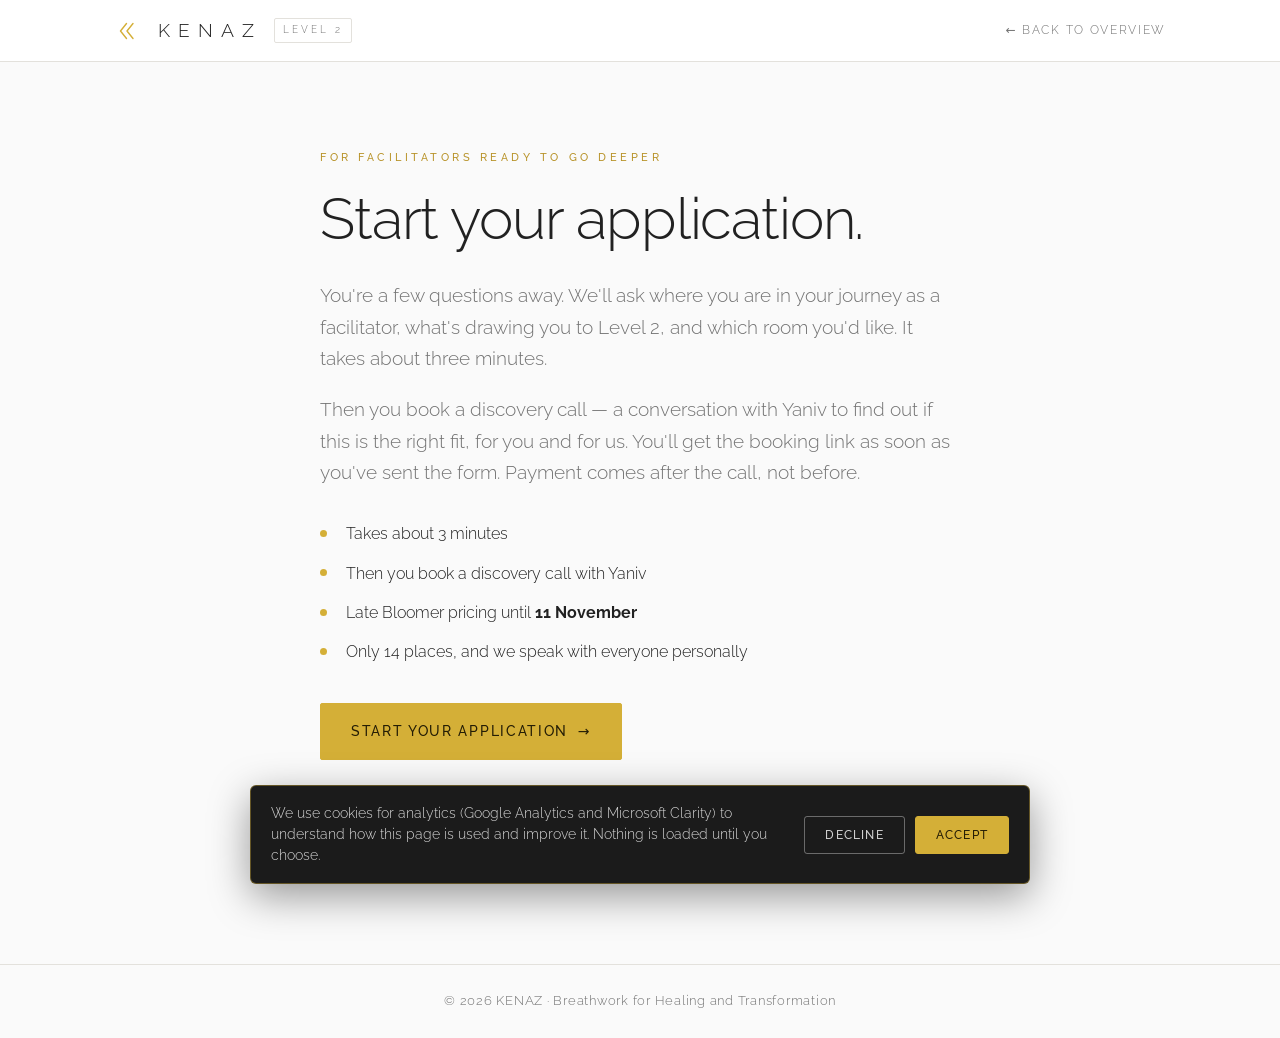
<file: apply.html>
<!DOCTYPE html>
<html lang="en">
<head>
<meta charset="utf-8" />
<meta name="viewport" content="width=device-width, initial-scale=1" />
<title>Start your application · KENAZ Level 2</title>
<meta name="description" content="Start your application for KENAZ Facilitation Mastery. For facilitators ready to go deeper. Chiang Mai, Thailand, 6–20 January 2027." />
<meta name="robots" content="noindex" />
<link rel="preconnect" href="https://fonts.googleapis.com" />
<link rel="preconnect" href="https://fonts.gstatic.com" crossorigin />
<link href="https://fonts.googleapis.com/css2?family=Raleway:wght@200;300;400;500;600&display=swap" rel="stylesheet" />
<link rel="stylesheet" href="assets/pages.css" />
</head>
<body>

<header class="topbar">
  <div class="in">
    <a class="brand" href="index.html" aria-label="KENAZ home">
      <span class="chev" aria-hidden="true"><svg width="24" height="24" viewBox="0 0 24 24"><path d="M12.5 4.5 6.5 12l6 7.5M19 4.5 13 12l6 7.5"/></svg></span>
      <span class="wm">KENAZ</span>
      <span class="lvl">Level 2</span>
    </a>
    <a class="back" href="index.html">← Back to overview</a>
  </div>
</header>

<main class="wrap start">
  <span class="eyebrow">For facilitators ready to go deeper</span>
  <h1>Start your application.</h1>
  <p class="lead">You're a few questions away. We'll ask where you are in your journey as a facilitator, what's drawing you to Level 2, and which room you'd like. It takes about three minutes.</p>
  <p class="lead">Then you book a discovery call — a conversation with Yaniv to find out if this is the right fit, for you and for us. You'll get the booking link as soon as you've sent the form. Payment comes after the call, not before.</p>
  <ul class="ticks">
    <li>Takes about 3 minutes</li>
    <li>Then you book a discovery call with Yaniv</li>
    <li>Late Bloomer pricing until <b>11 November</b></li>
    <li>Only 14 places, and we speak with everyone personally</li>
  </ul>
  <a class="btn btn-gold" href="application.html" data-cta="Begin application">Start your application <span class="arr">→</span></a>
  <p class="fineprint">Applying doesn't commit you to anything, and it isn't a place held — that comes after we've spoken. Not sure if it's right for you? You're welcome to apply and tell us where you are, or email <a href="mailto:info@kenazportal.com">info@kenazportal.com</a> with any questions.</p>
</main>

<footer class="mini-foot">© 2026 KENAZ · Breathwork for Healing and Transformation</footer>

<script src="assets/analytics.js"></script>
</body>
</html>
</file>
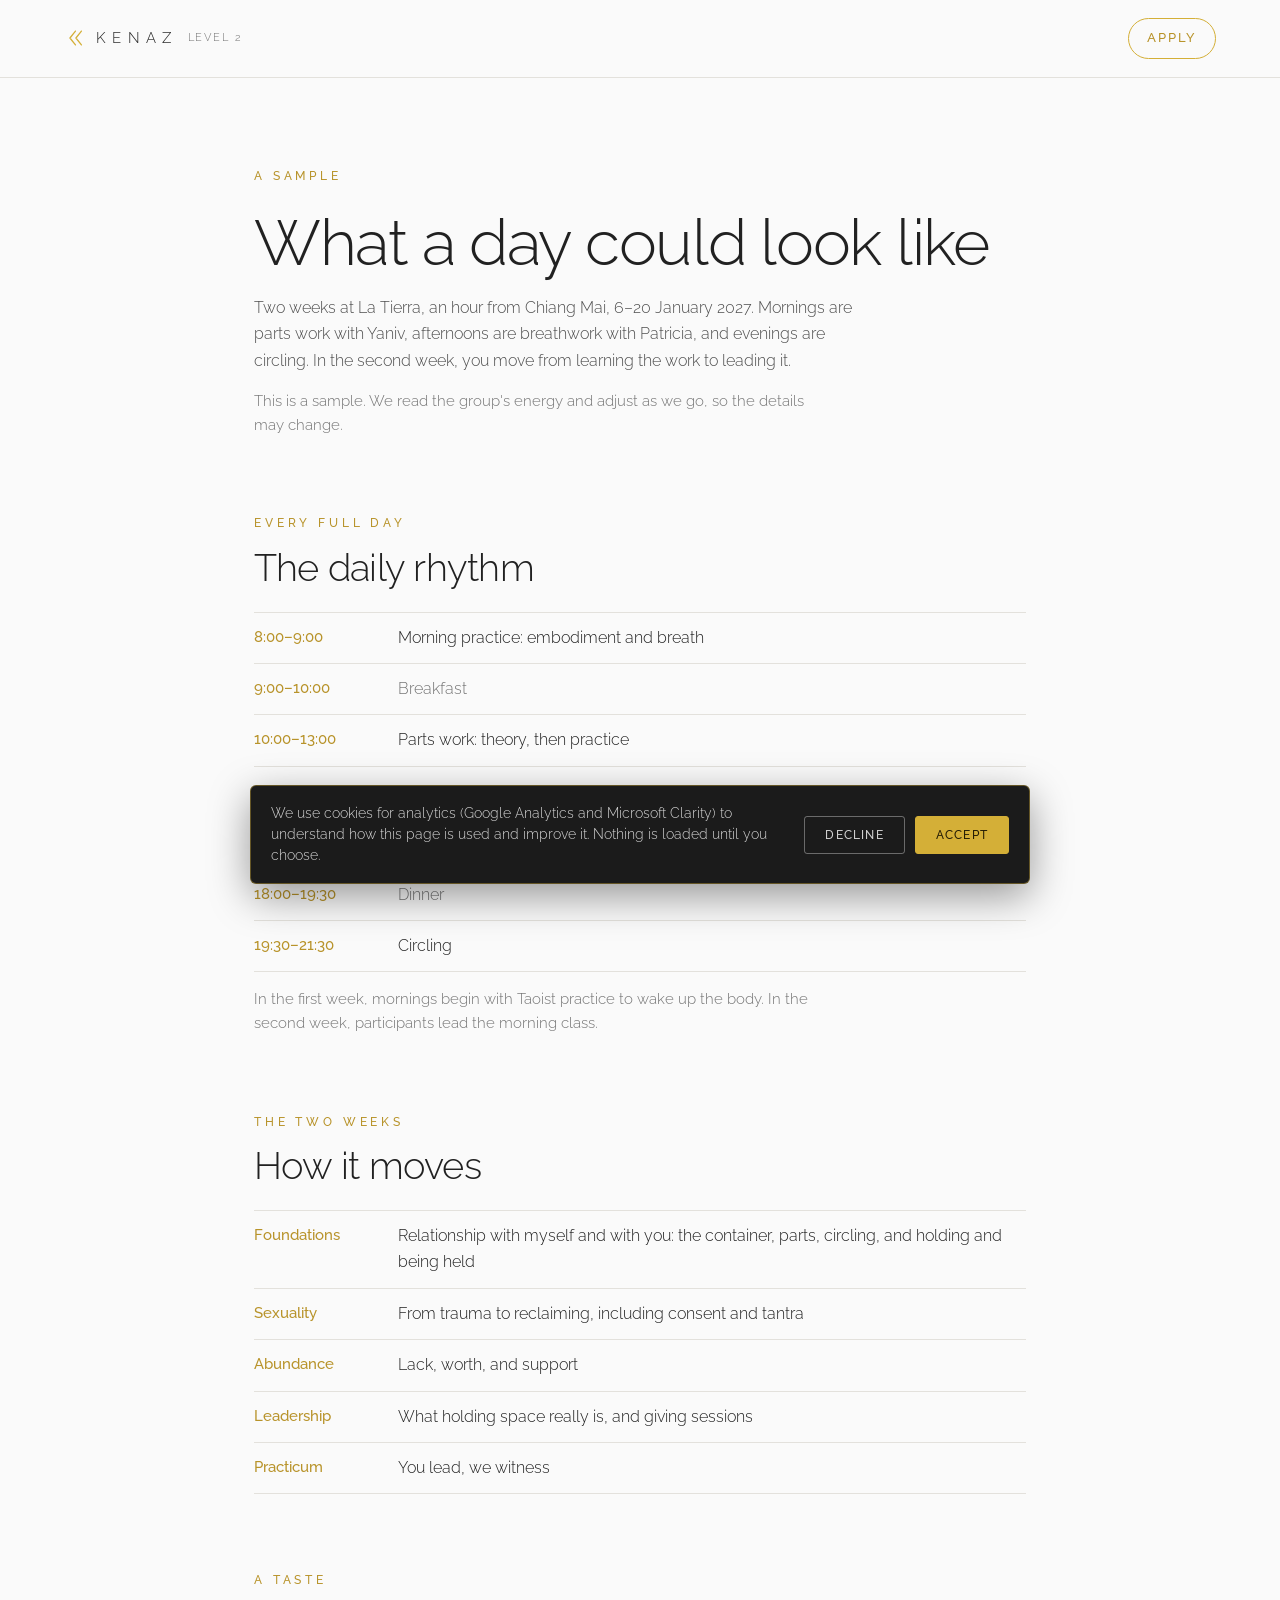
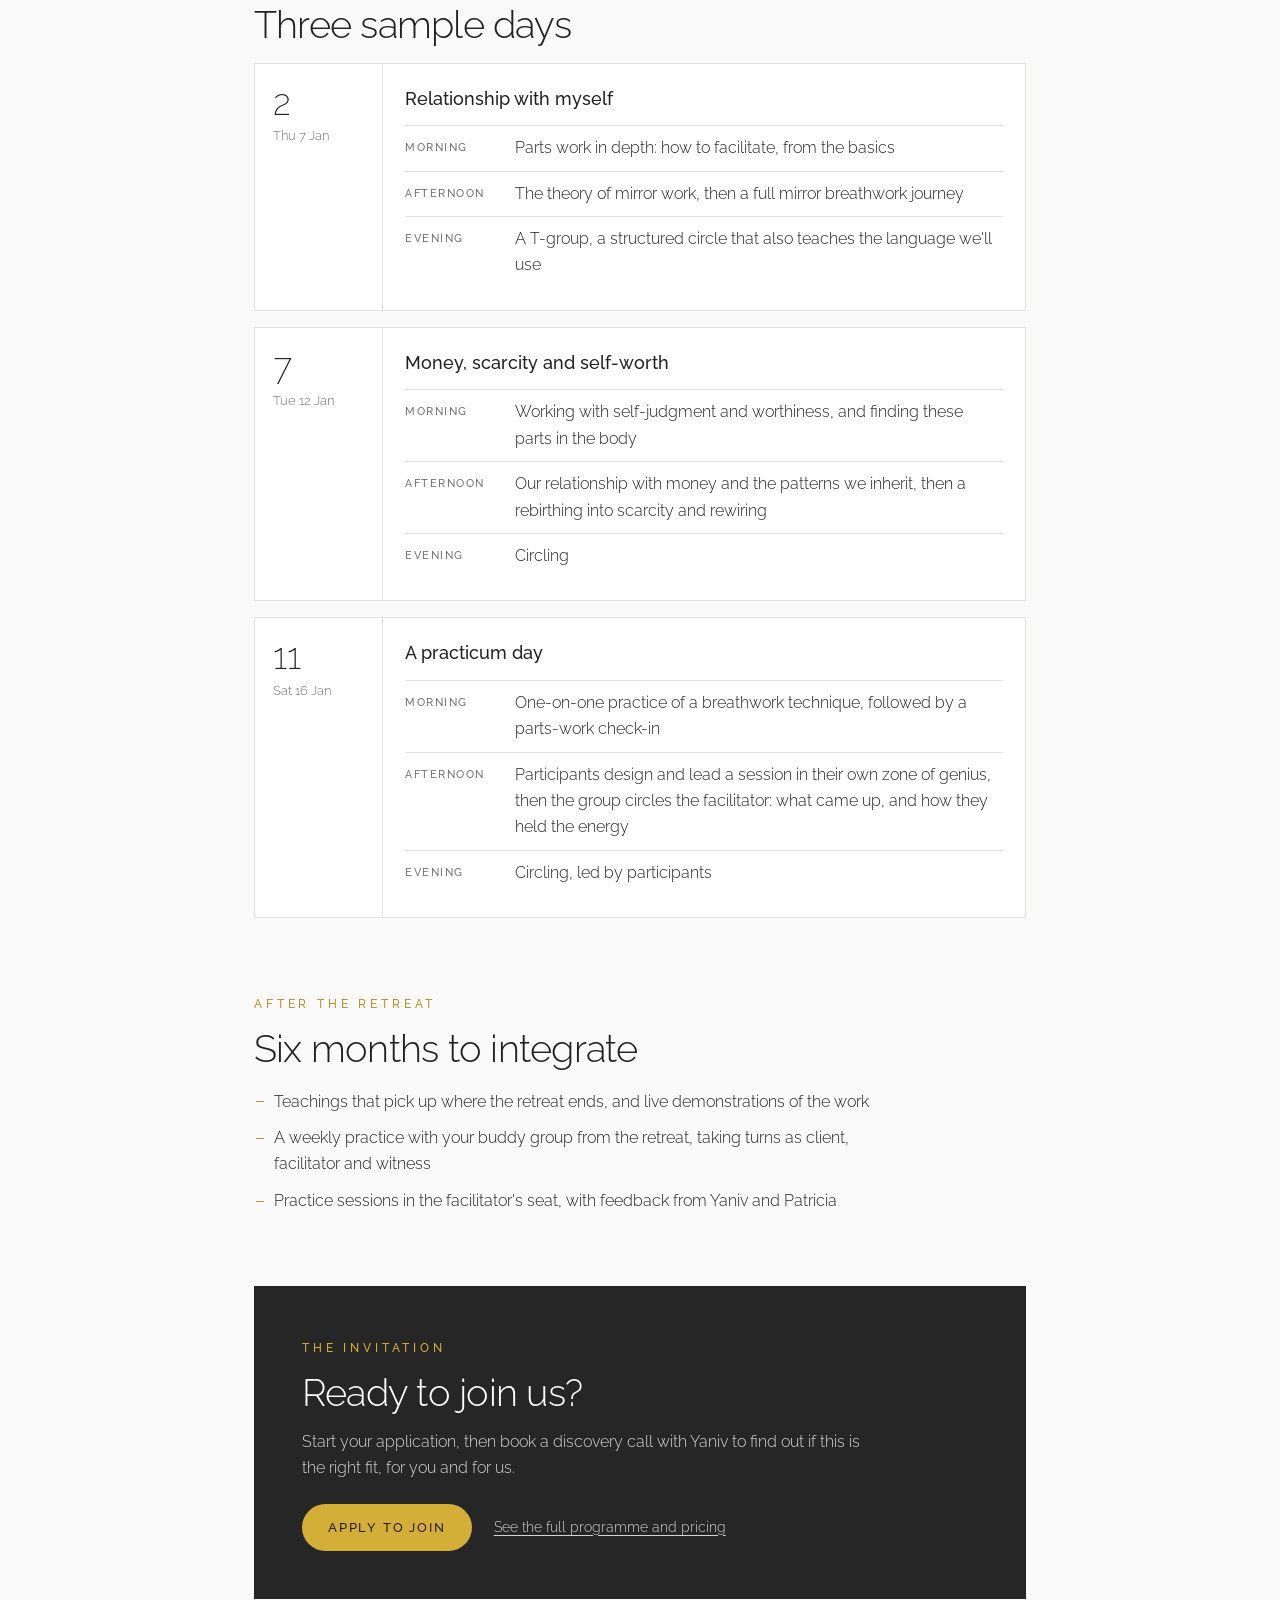
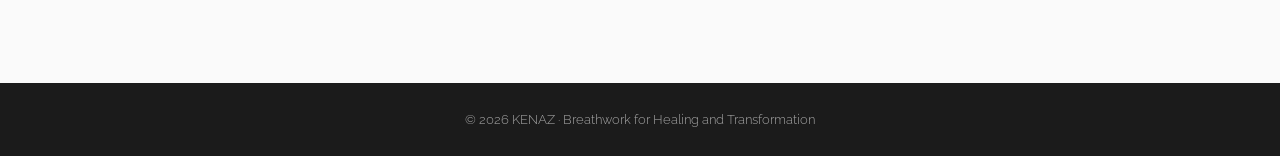
<file: itinerary.html>
<!doctype html>
<html lang="en">
<head>
<meta charset="utf-8" />
<meta name="viewport" content="width=device-width, initial-scale=1" />
<title>Sample Days · KENAZ Facilitation Mastery</title>
<meta name="description" content="What a day could look like at KENAZ Facilitation Mastery. Chiang Mai, Thailand, 6–20 January 2027." />
<link rel="icon" href="assets/kenaz/6247a7dbbd6a4724bd88197664e0f6dd.png" />
<link rel="preconnect" href="https://fonts.googleapis.com" />
<link rel="preconnect" href="https://fonts.gstatic.com" crossorigin />
<link href="https://fonts.googleapis.com/css2?family=Raleway:wght@200;300;400;500;600&display=swap" rel="stylesheet" />
<style>
  :root{
    --bg:#fafafa; --surface:#fff; --fg:#212121; --muted:#737373; --border:#e3e1dc;
    --accent:#d4af37; --accent-deep:#b8932a; --ink:#1b1b1b; --ink-2:#262626;
    --font:"Raleway","Nunito Sans","Open Sans",-apple-system,system-ui,sans-serif;
    --pad:clamp(22px,5vw,80px);
  }
  *{box-sizing:border-box;margin:0;padding:0}
  body{font-family:var(--font);font-weight:300;color:var(--fg);background:var(--bg);line-height:1.65;font-size:clamp(16px,1.05vw,18px);-webkit-font-smoothing:antialiased}
  a{color:inherit;text-decoration:none}
  .chev path{fill:none;stroke:var(--accent);stroke-width:1.4;stroke-linecap:round;stroke-linejoin:round}
  .chev,.chev svg{display:block}
  .nav{display:flex;align-items:center;justify-content:space-between;gap:16px;padding:18px var(--pad);border-bottom:1px solid var(--border);background:var(--bg)}
  .brand{display:flex;align-items:center;gap:10px}
  .wordmark{letter-spacing:.42em;font-weight:300;font-size:15px}
  .lvl{font-size:11px;letter-spacing:.18em;text-transform:uppercase;color:var(--muted)}
  .nav-cta{font-size:12.5px;letter-spacing:.14em;text-transform:uppercase;font-weight:500;border:1px solid var(--accent);color:var(--accent-deep);padding:9px 18px;border-radius:999px;white-space:nowrap}
  .nav-cta:hover{background:var(--accent);color:#241d05}
  .wrap{max-width:900px;margin:0 auto;padding:clamp(44px,7vw,84px) var(--pad);display:flex;flex-direction:column;gap:clamp(44px,6vw,72px)}
  .eyebrow{font-size:12px;font-weight:500;letter-spacing:.32em;text-transform:uppercase;color:var(--accent-deep)}
  h1,h2{font-weight:300;line-height:1.12;letter-spacing:-.02em}
  h1{font-size:clamp(38px,6vw,64px);margin-top:.3em}
  h2{font-size:clamp(26px,3.6vw,38px);margin-top:.3em}
  .lede{color:#4d4d4d;max-width:62ch;margin-top:1em}
  .note{font-size:.92em;color:var(--muted);max-width:62ch;margin-top:1em}
  .rhythm{list-style:none;margin-top:22px;border-top:1px solid var(--border)}
  .rhythm li{display:grid;grid-template-columns:130px 1fr;gap:14px;padding:12px 0;border-bottom:1px solid var(--border)}
  .rhythm .t{font-variant-numeric:tabular-nums;color:var(--accent-deep);font-weight:500;font-size:.92em}
  .rhythm .rest{color:var(--muted)}
  .rhythm .t{min-width:0}
  .arc{display:flex;flex-direction:column;gap:16px}
  .arc .sub{color:#4d4d4d;max-width:62ch}
  .day{background:var(--surface);border:1px solid var(--border);display:grid;grid-template-columns:128px minmax(0,1fr)}
  .when{padding:20px 18px;border-right:1px solid var(--border)}
  .num{display:block;font-weight:200;font-size:36px;line-height:1.05}
  .date{display:block;font-size:13px;color:var(--muted);margin-top:4px}
  .body{padding:20px 22px 22px;min-width:0}
  .theme{font-weight:500;font-size:1.12em}
  .slots{margin-top:12px}
  .slot{display:grid;grid-template-columns:96px minmax(0,1fr);gap:4px 14px;padding:9px 0;border-top:1px solid var(--border)}
  .slot dt{font-size:11px;font-weight:500;letter-spacing:.14em;text-transform:uppercase;color:var(--muted);padding-top:4px}
  .slot dd{min-width:0}
  .day.edge{background:var(--ink-2);color:#fff;border-color:var(--ink-2)}
  .day.edge .when{border-color:rgba(255,255,255,.16)}
  .day.edge .date{color:rgba(255,255,255,.65)}
  .day.edge p:not(.theme){color:rgba(255,255,255,.8);margin-top:6px}
  .after ul{list-style:none;margin-top:18px;display:grid;gap:10px;max-width:62ch}
  .after li{padding-left:20px;position:relative}
  .after li::before{content:"";position:absolute;left:2px;top:.8em;width:8px;height:1px;background:var(--accent-deep)}
  .close{background:var(--ink-2);color:#fff;padding:clamp(30px,5vw,48px)}
  .close .eyebrow{color:var(--accent)}
  .close p{color:rgba(255,255,255,.82);max-width:58ch;margin-top:.9em}
  .btn{display:inline-block;margin-top:22px;background:var(--accent);color:#241d05;font-size:13px;letter-spacing:.14em;text-transform:uppercase;font-weight:500;padding:13px 26px;border-radius:999px}
  .btn:hover{background:#fff}
  .back{display:inline-block;margin-top:22px;margin-left:18px;font-size:14px;color:rgba(255,255,255,.8);text-decoration:underline;text-underline-offset:3px}
  footer{background:var(--ink);color:rgba(255,255,255,.6);padding:26px var(--pad);font-size:13px;text-align:center}
  :focus-visible{outline:2px solid var(--accent-deep);outline-offset:3px}
  @media (max-width:640px){
    .day{grid-template-columns:minmax(0,1fr)}
    .when{border-right:none;border-bottom:1px solid var(--border);display:flex;align-items:baseline;gap:12px;padding:14px 18px}
    .num{font-size:28px}.date{margin-top:0}
    .body{padding:16px 18px 18px}
    .slot{grid-template-columns:minmax(0,1fr)}
    .slot dt{padding-top:0}
    .rhythm li{grid-template-columns:104px minmax(0,1fr)}
    .lvl{display:none}
    .back{display:block;margin-left:0;margin-top:16px}
  }
</style>
</head>
<body>
<nav class="nav">
  <a class="brand" href="index.html" aria-label="KENAZ home">
    <span class="chev" aria-hidden="true"><svg width="22" height="22" viewBox="0 0 24 24"><path d="M12.5 4.5 6.5 12l6 7.5M19 4.5 13 12l6 7.5"/></svg></span>
    <span class="wordmark">KENAZ</span>
    <span class="lvl">Level 2</span>
  </a>
  <a class="nav-cta" href="apply.html" data-cta="Itinerary Nav Apply">Apply</a>
</nav>

<main class="wrap">
  <header>
    <span class="eyebrow">A sample</span>
    <h1>What a day could look like</h1>
    <p class="lede">Two weeks at La Tierra, an hour from Chiang Mai, 6–20 January 2027. Mornings are parts work with Yaniv, afternoons are breathwork with Patricia, and evenings are circling. In the second week, you move from learning the work to leading it.</p>
    <p class="note">This is a sample. We read the group's energy and adjust as we go, so the details may change.</p>
  </header>

  <section>
    <span class="eyebrow">Every full day</span>
    <h2>The daily rhythm</h2>
    <ul class="rhythm">
      <li><span class="t">8:00–9:00</span><span>Morning practice: embodiment and breath</span></li>
      <li><span class="t">9:00–10:00</span><span class="rest">Breakfast</span></li>
      <li><span class="t">10:00–13:00</span><span>Parts work: theory, then practice</span></li>
      <li><span class="t">13:00–15:00</span><span class="rest">Lunch and a two-hour break</span></li>
      <li><span class="t">15:00–18:00</span><span>Breathwork: theory, then a journey</span></li>
      <li><span class="t">18:00–19:30</span><span class="rest">Dinner</span></li>
      <li><span class="t">19:30–21:30</span><span>Circling</span></li>
    </ul>
    <p class="note">In the first week, mornings begin with Taoist practice to wake up the body. In the second week, participants lead the morning class.</p>
  </section>

  <section>
    <span class="eyebrow">The two weeks</span>
    <h2>How it moves</h2>
    <ul class="rhythm">
      <li><span class="t">Foundations</span><span>Relationship with myself and with you: the container, parts, circling, and holding and being held</span></li>
      <li><span class="t">Sexuality</span><span>From trauma to reclaiming, including consent and tantra</span></li>
      <li><span class="t">Abundance</span><span>Lack, worth, and support</span></li>
      <li><span class="t">Leadership</span><span>What holding space really is, and giving sessions</span></li>
      <li><span class="t">Practicum</span><span>You lead, we witness</span></li>
    </ul>
  </section>

  <section class="arc">
    <div>
      <span class="eyebrow">A taste</span>
      <h2>Three sample days</h2>
    </div>

    <article class="day">
      <div class="when"><span class="num">2</span><span class="date">Thu 7 Jan</span></div>
      <div class="body"><p class="theme">Relationship with myself</p>
        <dl class="slots">
          <div class="slot"><dt>Morning</dt><dd>Parts work in depth: how to facilitate, from the basics</dd></div>
          <div class="slot"><dt>Afternoon</dt><dd>The theory of mirror work, then a full mirror breathwork journey</dd></div>
          <div class="slot"><dt>Evening</dt><dd>A T-group, a structured circle that also teaches the language we'll use</dd></div>
        </dl>
      </div>
    </article>
    <article class="day">
      <div class="when"><span class="num">7</span><span class="date">Tue 12 Jan</span></div>
      <div class="body"><p class="theme">Money, scarcity and self-worth</p>
        <dl class="slots">
          <div class="slot"><dt>Morning</dt><dd>Working with self-judgment and worthiness, and finding these parts in the body</dd></div>
          <div class="slot"><dt>Afternoon</dt><dd>Our relationship with money and the patterns we inherit, then a rebirthing into scarcity and rewiring</dd></div>
          <div class="slot"><dt>Evening</dt><dd>Circling</dd></div>
        </dl>
      </div>
    </article>
    <article class="day">
      <div class="when"><span class="num">11</span><span class="date">Sat 16 Jan</span></div>
      <div class="body"><p class="theme">A practicum day</p>
        <dl class="slots">
          <div class="slot"><dt>Morning</dt><dd>One-on-one practice of a breathwork technique, followed by a parts-work check-in</dd></div>
          <div class="slot"><dt>Afternoon</dt><dd>Participants design and lead a session in their own zone of genius, then the group circles the facilitator: what came up, and how they held the energy</dd></div>
          <div class="slot"><dt>Evening</dt><dd>Circling, led by participants</dd></div>
        </dl>
      </div>
    </article>
  </section>

  <section class="after">
    <span class="eyebrow">After the retreat</span>
    <h2>Six months to integrate</h2>
    <ul>
      <li>Teachings that pick up where the retreat ends, and live demonstrations of the work</li>
      <li>A weekly practice with your buddy group from the retreat, taking turns as client, facilitator and witness</li>
      <li>Practice sessions in the facilitator's seat, with feedback from Yaniv and Patricia</li>
    </ul>
  </section>

  <section class="close">
    <span class="eyebrow">The invitation</span>
    <h2>Ready to join us?</h2>
    <p>Start your application, then book a discovery call with Yaniv to find out if this is the right fit, for you and for us.</p>
    <a class="btn" href="apply.html" data-cta="Itinerary Apply">Apply to join</a>
    <a class="back" href="index.html#pricing">See the full programme and pricing</a>
  </section>
</main>

<footer>© 2026 KENAZ · Breathwork for Healing and Transformation</footer>
<script src="assets/analytics.js"></script>
</body>
</html>
</file>
<file: assets/pages.css>
/* KENAZ Level 2 — shared styles for the application flow (apply.html, application.html) */
:root{
  --bg:#fafafa;--surface:#ffffff;--fg:#212121;--muted:#737373;--border:#e3e1dc;--hair:#d9d9d9;
  --accent:#d4af37;--accent-deep:#b8932a;--ink:#1b1b1b;
  --font:"Raleway","Nunito Sans","Open Sans",-apple-system,system-ui,sans-serif;
  --maxw:720px;--pad:clamp(22px,5vw,64px);--ease:cubic-bezier(.22,.61,.36,1);
}
*{box-sizing:border-box;margin:0;padding:0}
html{scroll-behavior:smooth}
body{font-family:var(--font);font-weight:300;color:var(--fg);background:var(--bg);line-height:1.65;
  font-size:clamp(16px,1.05vw,18px);-webkit-font-smoothing:antialiased;-moz-osx-font-smoothing:grayscale}
img{display:block;max-width:100%}
a{color:inherit;text-decoration:none}
.wrap{max-width:var(--maxw);margin:0 auto;padding:0 var(--pad)}
.eyebrow{font-size:clamp(11px,.78vw,12.5px);font-weight:500;letter-spacing:.32em;text-transform:uppercase;color:var(--accent-deep);display:inline-block}
h1{font-size:clamp(34px,5.2vw,58px);font-weight:300;line-height:1.1;letter-spacing:-.02em}
h2{font-size:clamp(23px,3vw,32px);font-weight:300;letter-spacing:-.01em}
.muted{color:var(--muted)}
.lead{font-size:clamp(17px,1.5vw,20px);font-weight:300}
em.cap{font-style:normal;font-weight:500;letter-spacing:.06em;color:var(--accent-deep)}

/* chevron mark */
.chev{display:inline-block;vertical-align:middle}
.chev svg{display:block}
.chev path{fill:none;stroke:var(--accent);stroke-width:1.4;stroke-linecap:round;stroke-linejoin:round}

/* top bar */
.topbar{border-bottom:1px solid var(--border);background:var(--surface)}
.topbar .in{max-width:1180px;margin:0 auto;padding:15px var(--pad);display:flex;align-items:center;justify-content:space-between}
.brand{display:flex;align-items:center;gap:12px;color:var(--fg)}
.brand .wm{font-size:19px;letter-spacing:.42em;font-weight:300;padding-left:.42em}
.brand .lvl{font-size:10px;letter-spacing:.3em;text-transform:uppercase;padding:3px 8px;border:1px solid var(--border);border-radius:2px;color:var(--muted)}
.back{font-size:12px;letter-spacing:.14em;text-transform:uppercase;color:var(--muted);transition:.3s var(--ease)}
.back:hover{color:var(--fg)}

/* buttons */
.btn{display:inline-flex;align-items:center;gap:.7em;font-weight:500;font-size:14px;letter-spacing:.12em;text-transform:uppercase;
  padding:16px 30px;border-radius:2px;cursor:pointer;border:1px solid var(--fg);background:var(--fg);color:#fff;transition:.4s var(--ease)}
.btn:hover{background:transparent;color:var(--fg)}
.btn-gold{background:var(--accent);border-color:var(--accent);color:#241d05}
.btn-gold:hover{background:transparent;color:var(--accent-deep)}
.btn .arr{transition:transform .4s var(--ease)}
.btn:hover .arr{transform:translateX(4px)}
.btn:active{transform:translateY(1px)}
.btn:disabled{opacity:.55;cursor:default;transform:none}
:focus-visible{outline:2px solid var(--fg);outline-offset:3px;border-radius:3px}

/* start page */
.start{padding:clamp(46px,9vh,92px) 0 40px;max-width:640px}
.start h1{margin:.3em 0 .5em}
.start .lead{color:var(--muted)}
.start .lead + .lead{margin-top:1em}
.ticks{list-style:none;margin:2em 0;display:flex;flex-direction:column;gap:13px}
.ticks li{position:relative;padding-left:26px}
.ticks li::before{content:"";position:absolute;left:0;top:.55em;width:7px;height:7px;border-radius:50%;background:var(--accent)}
.start .btn{margin-top:.4em}
.fineprint{margin-top:2.2em;font-size:14px;color:var(--muted)}
.fineprint a{color:var(--accent-deep)}

/* form page */
.form-page{padding:clamp(40px,7vh,78px) 0 20px;max-width:640px}
.form-page h1{margin:.3em 0 .45em}
.form-page .lead{color:var(--muted);max-width:52ch}
.card{margin-top:clamp(26px,4vw,40px);background:var(--surface);border:1px solid var(--border);border-radius:4px;
  padding:clamp(24px,3.6vw,44px);box-shadow:0 1px 2px rgba(0,0,0,.03)}
.field{margin-bottom:22px}
.field:last-of-type{margin-bottom:0}
.field>label{display:block;font-size:14px;font-weight:500;letter-spacing:.01em;color:var(--fg);margin-bottom:9px}
.field .req{color:var(--accent-deep)}
.field .opt{font-weight:400;color:var(--muted)}
.field .hint{display:block;font-weight:400;font-size:13px;color:var(--muted);margin-top:3px}
.field input,.field textarea,.field select{width:100%;padding:13px 15px;background:var(--surface);border:1px solid var(--hair);
  border-radius:3px;color:var(--fg);font-family:var(--font);font-size:16px;font-weight:300;transition:.25s var(--ease)}
.field input::placeholder,.field textarea::placeholder{color:#a8a29a}
.field input:focus,.field textarea:focus,.field select:focus{outline:none;border-color:var(--accent);box-shadow:0 0 0 3px rgba(212,175,55,.15)}
.field textarea{line-height:1.6;resize:vertical;min-height:92px}
.field input.err{border-color:#c0553a;box-shadow:0 0 0 3px rgba(192,85,58,.12)}
.field select{appearance:none;-webkit-appearance:none;cursor:pointer;padding-right:40px;
  background-image:url("data:image/svg+xml;utf8,<svg xmlns='http://www.w3.org/2000/svg' width='14' height='14' viewBox='0 0 24 24' fill='none' stroke='%23b8932a' stroke-width='2'><path d='M6 9l6 6 6-6'/></svg>");
  background-repeat:no-repeat;background-position:right 14px center}
.field select:invalid{color:#a8a29a}
.err-msg{display:none;color:#c0553a;font-size:13px;margin-top:7px}
.err-msg.show{display:block}
.pills{display:flex;flex-wrap:wrap;gap:9px}
.pills label{cursor:pointer;margin:0}
.pills input{position:absolute;opacity:0;width:0;height:0}
.pills span{display:inline-block;padding:10px 16px;border:1px solid var(--hair);border-radius:3px;font-size:14px;color:var(--fg);background:var(--surface);transition:.2s var(--ease)}
.pills input:checked+span{border-color:var(--accent);background:rgba(212,175,55,.12);color:var(--accent-deep);font-weight:500}
.pills input:focus-visible+span{outline:2px solid var(--accent);outline-offset:2px}
.submit-row{margin-top:28px}
.submit-row .btn{width:100%;justify-content:center}
.micro{margin-top:14px;text-align:center;font-size:12px;letter-spacing:.1em;text-transform:uppercase;color:var(--muted)}
.form-error{display:none;color:#c0553a;font-size:14px;margin-top:12px;text-align:center}
.form-error.show{display:block}
.success{display:none;text-align:center}
.success.show{display:block}
.success .seal{width:60px;height:60px;border:1px solid var(--accent);border-radius:50%;display:grid;place-items:center;margin:0 auto 20px}
.success h2{font-weight:300;font-size:clamp(26px,3.4vw,38px);line-height:1.14}
.success p{color:var(--muted);margin-top:12px;max-width:48ch;margin-left:auto;margin-right:auto}
.next-steps{counter-reset:step;list-style:none;margin:26px auto 0;max-width:440px;text-align:left;display:flex;flex-direction:column;gap:16px}
.next-steps li{position:relative;padding-left:44px;font-size:15px;line-height:1.55;color:var(--muted)}
.next-steps li b{color:var(--fg);font-weight:500}
.next-steps li::before{counter-increment:step;content:counter(step);position:absolute;left:0;top:-2px;
  width:30px;height:30px;border-radius:50%;border:1px solid var(--accent);color:var(--accent-deep);
  font-size:14px;font-weight:500;display:grid;place-items:center}
.book-link{display:inline-block;margin-top:6px;color:var(--accent-deep,#b8932a);border-bottom:1px solid currentColor;font-weight:400}
.book-link:hover{color:var(--fg)}
.book-cta{margin-top:30px}
.book-cta .btn{margin:0 auto}
.next-note{margin-top:24px;font-size:14px}
.next-note a{color:var(--accent-deep)}
.next-note b{color:var(--fg);font-weight:500}

/* mini footer */
.mini-foot{margin-top:64px;padding:26px var(--pad);border-top:1px solid var(--border);color:var(--muted);
  font-size:12.5px;letter-spacing:.06em;text-align:center}
.mini-foot a{color:var(--accent-deep)}
</file>
